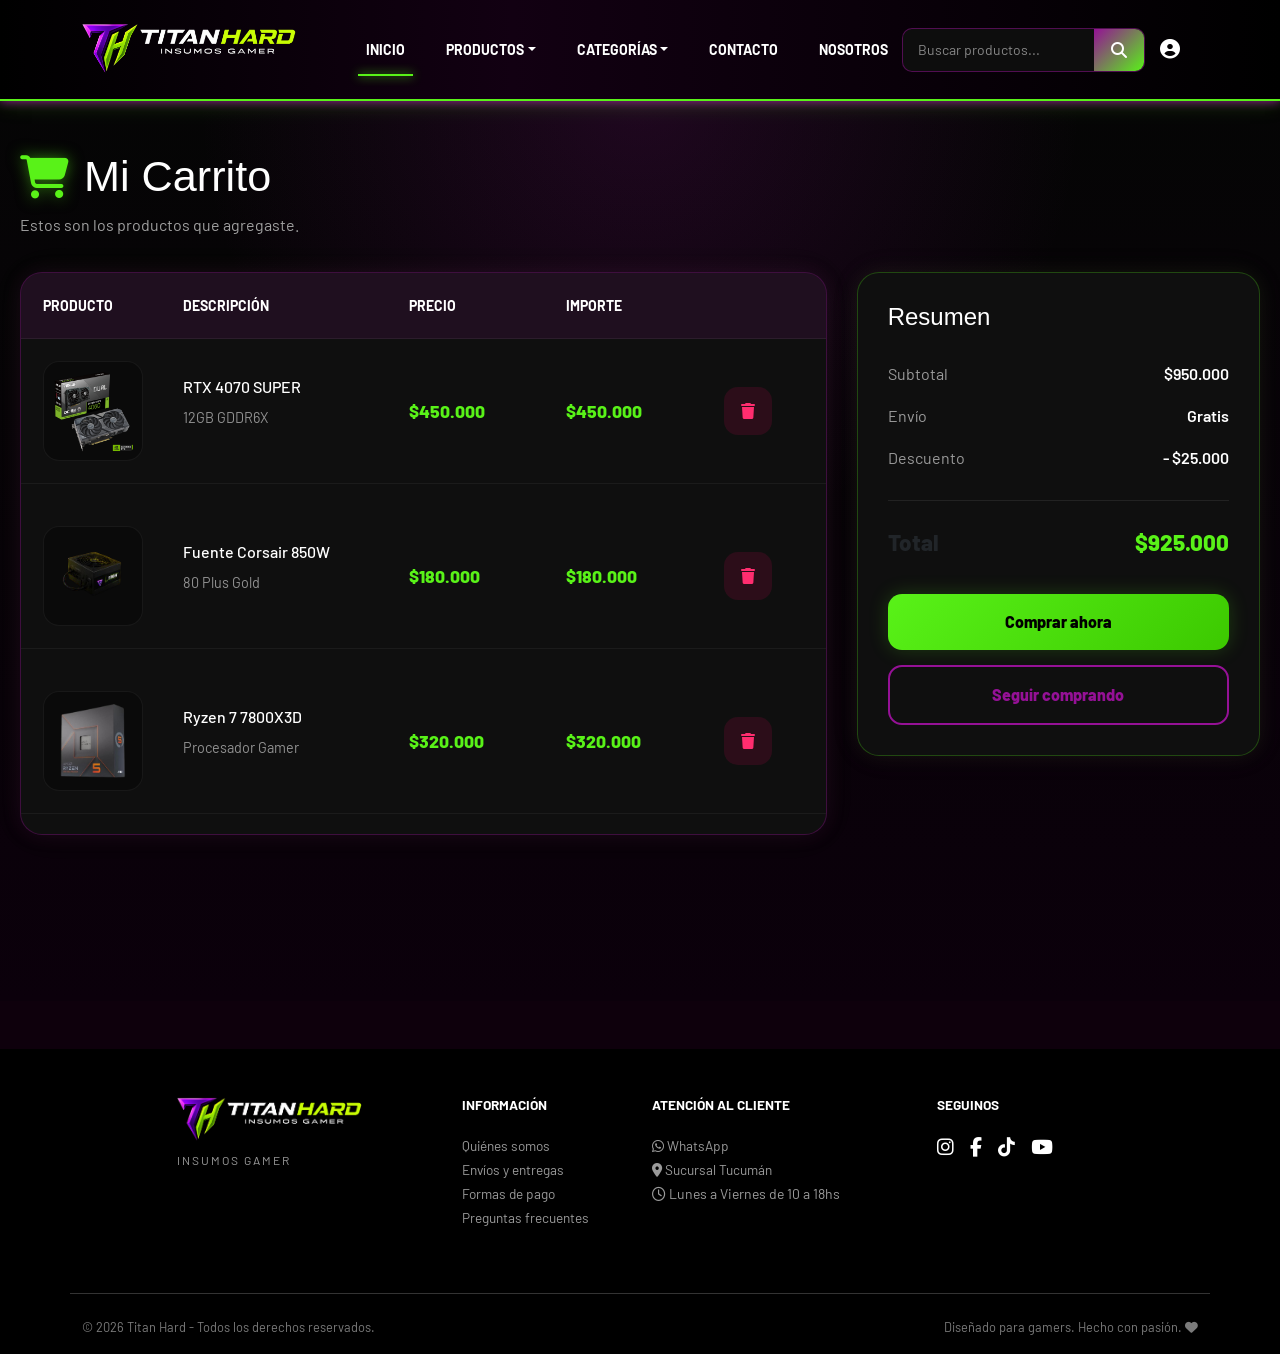
<file: pages/carrito.html>
<!doctype html>
<html lang="es-AR">

<head>
    <meta charset="UTF-8">
    <meta name="viewport" content="width=device-width, initial-scale=1.0">
    <meta name="description" content="Titan Hard">
    <meta name="author" content="Francisco Agustín Delgado">
    <title>Titan Hard - Tienda Gamer</title>
    <link href="https://cdn.jsdelivr.net/npm/bootstrap@5.3.8/dist/css/bootstrap.min.css" rel="stylesheet">
    <link rel="stylesheet" href="https://cdnjs.cloudflare.com/ajax/libs/font-awesome/6.5.0/css/all.min.css">
    <link rel="stylesheet" href="../css/style.css">
    <link rel="icon" href="../assets/img/favicon.ico.ico" type="image/x-icon">
    <link rel="preconnect" href="https://fonts.googleapis.com">
    <link rel="preconnect" href="https://fonts.gstatic.com" crossorigin>
    <link
        href="https://fonts.googleapis.com/css2?family=Barlow:ital,wght@0,100;0,200;0,300;0,400;0,500;0,600;0,700;0,800;0,900;1,100;1,200;1,300;1,400;1,500;1,600;1,700;1,800;1,900&display=swap"
        rel="stylesheet">
</head>

<body>
    <header>
        <nav class="navbar navbar-expand-lg navbarCustom">
            <div class="container">
                <a class="navbar-brand" href="../index.html">
                    <img src="../assets/img/LogoHome.png" alt="TitanHard" class="logoNavbar img-fluid">
                </a>
                <button class="navbar-toggler" type="button" data-bs-toggle="collapse" data-bs-target="#navbarContent">
                    <span class="navbar-toggler-icon"></span>
                </button>
                <div class="collapse navbar-collapse" id="navbarContent">
                    <ul class="navbar-nav navbarLinks">
                        <li class="nav-item"><a class="nav-link active" href="../index.html">INICIO</a></li>
                        <li class="nav-item dropdown">
                            <a class="nav-link dropdown-toggle" href="#" data-bs-toggle="dropdown">PRODUCTOS</a>
                            <ul class="dropdown-menu dropdownMenuCustom">
                                <li><a class="dropdown-item" href="../pages/producto_teclado.html">Teclados</a></li>
                                <li><a class="dropdown-item" href="../pages/producto_mouse.html">Mouses</a></li>
                                <li><a class="dropdown-item" href="../pages/producto_auriculares.html">Auriculares</a></li>
                                <li><a class="dropdown-item" href="../pages/error-404.html">Mousepad</a></li>
                                <li><a class="dropdown-item" href="../pages/error-404.html">Webcam</a></li>
                                <li><a class="dropdown-item" href="../pages/error-404.html">Cables</a></li>
                            </ul>
                        </li>
                        <li class="nav-item dropdown">
                            <a class="nav-link dropdown-toggle" href="error-404.html"
                                data-bs-toggle="dropdown">CATEGORÍAS</a>
                            <ul class="dropdown-menu dropdownMenuCustom">

                                <li><a class="dropdown-item" href="../pages/categorias-placas.html">Placas de
                                        Video</a></li>
                                <li><a class="dropdown-item"
                                        href="../pages/categorias-procesadores.html">Procesadores</a></li>
                            </ul>
                        </li>
                        <li class="nav-item"><a class="nav-link" href="../pages/contacto.html">CONTACTO</a></li>
                        <li class="nav-item"><a class="nav-link" href="../pages/nosotros.html">NOSOTROS</a></li>
                    </ul>
                    <div class="navbarRight">
                        <form class="searchBox">
                            <input type="text" placeholder="Buscar productos...">
                            <button type="submit"><i class="fa-solid fa-magnifying-glass"></i></button>
                        </form>
                        <div class="navbarIcons">
                            <a href="../pages/login.html">
                                <i class="fa-solid fa-circle-user"></i>
                                <a href="./carrito.html">
                                </a>
                        </div>
                    </div>
                </div>
            </div>
        </nav>
    </header>
    <main class="paginaCarrito">
  <div class="contenedorCarrito">
    <div class="encabezadoCarrito">
      <h1>
        <i class="fa-solid fa-cart-shopping"></i>
        Mi Carrito
      </h1>
      <p>
        Estos son los productos que agregaste.
      </p>
    </div>
    <div class="contenidoCarrito">
      <div class="productosCarrito">
        <div class="titulosTabla">
          <span>Producto</span>
          <span>Descripción</span>
          <span>Precio</span>
          <span>Importe</span>
          <span></span>
        </div>
        <div class="productoCarrito">
          <div class="imagenProducto">
            <img src="../assets/img/4060ti.png" alt="RTX">
          </div>
          <div class="infoProducto">
            <h3>RTX 4070 SUPER</h3>
            <p>12GB GDDR6X</p>
          </div>
          <div class="precioProducto">
            <span>$450.000</span>
          </div>
          <div class="importeProducto">
            <span>$450.000</span>
          </div>
          <button class="botonEliminar">
            <i class="fa-solid fa-trash"></i>
          </button>
        </div>
        <div class="productoCarrito">
          <div class="imagenProducto">
            <img src="../assets/img/Fuente_de_alimentacion.png" alt="Fuente">
          </div>
          <div class="infoProducto">
            <h3>Fuente Corsair 850W</h3>
            <p>80 Plus Gold</p>
          </div>
          <div class="precioProducto">
            <span>$180.000</span>
          </div>
          <div class="importeProducto">
            <span>$180.000</span>
          </div>
          <button class="botonEliminar">
            <i class="fa-solid fa-trash"></i>
          </button>
        </div>
        <div class="productoCarrito">
          <div class="imagenProducto">
            <img src="../assets/img/AMDRyzen5-7600X6C12T5.3GHz.png" alt="Ryzen">
          </div>
          <div class="infoProducto">
            <h3>Ryzen 7 7800X3D</h3>
            <p>Procesador Gamer</p>
          </div>
          <div class="precioProducto">
            <span>$320.000</span>
          </div>
          <div class="importeProducto">
            <span>$320.000</span>
          </div>
          <button class="botonEliminar">
            <i class="fa-solid fa-trash"></i>
          </button>
        </div>
      </div>
      <div class="resumenCarrito">
        <h2>Resumen</h2>
        <div class="itemResumen">
          <span>Subtotal</span>
          <span>$950.000</span>
        </div>
        <div class="itemResumen">
          <span>Envío</span>
          <span>Gratis</span>
        </div>
        <div class="itemResumen">
          <span>Descuento</span>
          <span>- $25.000</span>
        </div>
        <div class="totalResumen">
          <span>Total</span>
          <span>$925.000</span>
        </div>
        <div class="botonesResumen">
          <a href="../index.html" class="botonComprar">
            Comprar ahora
          </a>
          <a href="../index.html" class="botonVolver">
            Seguir comprando
          </a>
        </div>
      </div>
    </div>
  </div>
</main>
    <footer>
        <footer class="footerCustom mt-5 pt-5 pb-3">
            <div class="container">
                <div class="row gy-4 justify-content-center">
                    <div class="col-12 col-lg-3 text-center text-lg-start">
                        <a href="../index.html">
                            <img src="../assets/img/LogoHome.png" alt="TitanHard" class="logoFooter img-fluid mb-2" />
                        </a>
                        <p class="footerSubLogo">INSUMOS GAMER</p>
                    </div>
                    <div class="col-12 col-sm-6 col-lg-2 text-center text-lg-start">
                        <h6 class="footerTitle">INFORMACIÓN</h6>
                        <ul class="list-unstyled footerLinks">
                            <li><a href="../pages/Nosotros.html" target="_blank">Quiénes somos</a></li>
                            <li><a href="../pages/error-404.html" target="_blank">Envíos y entregas</a></li>
                            <li><a href="../pages/error-404.html" target="_blank">Formas de pago</a></li>
                            <li><a href="../pages/error-404.html" target="_blank">Preguntas frecuentes</a></li>
                        </ul>
                    </div>
                    <div class="col-12 col-sm-6 col-lg-3 text-center text-lg-start">
                        <h6 class="footerTitle">ATENCIÓN AL CLIENTE</h6>
                        <ul class="list-unstyled footerLinks footerContact">
                            <li><a href="https://web.whatsapp.com" target="_blank"><i class="fa-brands fa-whatsapp"></i> WhatsApp</a>
                            </li>
                            <li><a href="https://www.google.com/maps" target="_blank"><i
                                        class="fa-solid fa-location-dot"></i> Sucursal
                                    Tucumán</a></li>
                            <li><span class="footerSchedule"><i class="fa-regular fa-clock"></i> Lunes a Viernes de 10 a
                                    18hs</span></li>
                        </ul>
                    </div>
                    <div class="col-12 col-sm-6 col-lg-2 text-center text-lg-start">
                        <h6 class="footerTitle">SEGUINOS</h6>
                        <div class="footerSocials d-flex justify-content-center justify-content-lg-start gap-3">
                            <a href="https://www.instagram.com" target="_blank"><i
                                    class="fa-brands fa-instagram"></i></a>
                            <a href="https://www.facebook.com" target="_blank"><i
                                    class="fa-brands fa-facebook-f"></i></a>
                            <a href="https://www.tiktok.com" target="_blank"><i class="fa-brands fa-tiktok"></i></a>
                            <a href="https://www.youtube.com" target="_blank"><i class="fa-brands fa-youtube"></i></a>
                        </div>
                    </div>
                </div>
                <div class="row mt-5 pt-4 footerBottom">
                    <div class="col-12 col-md-6 text-center text-md-start">
                        <p>© 2026 Titan Hard - Todos los derechos reservados.</p>
                    </div>
                    <div class="col-12 col-md-6 text-center text-md-end">
                        <p>Diseñado para gamers. Hecho con pasión. <i class="fa-solid fa-heart"></i></p>
                    </div>
                </div>
            </div>
        </footer>
</file>
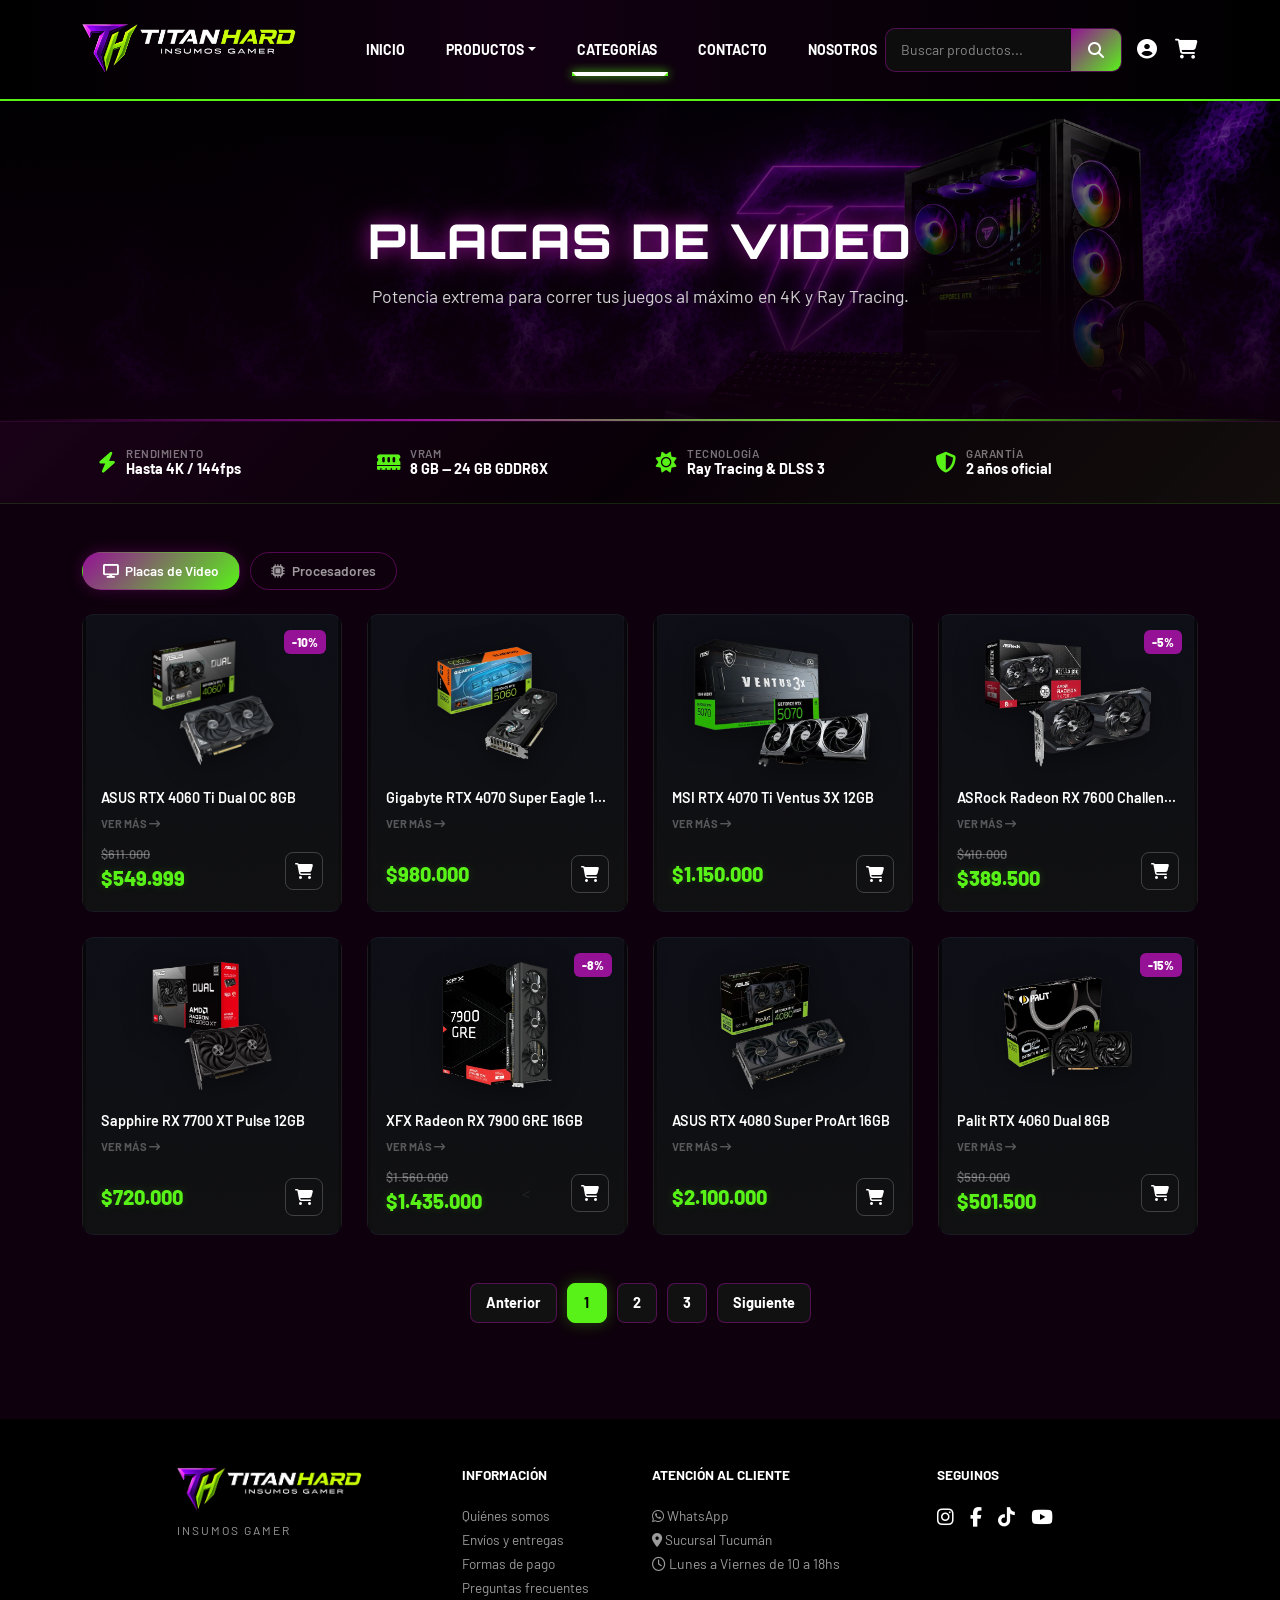
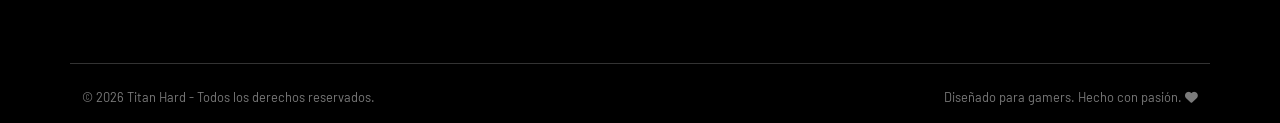
<file: pages/categorias-placas.html>
<!doctype html>
<html lang="es-AR">
  <head>
    <meta charset="UTF-8" />
    <meta name="viewport" content="width=device-width, initial-scale=1.0" />
    <meta
      name="description"
      content="Titan Hard - Placas de Video gamer: RTX, RX y más al mejor precio."
    />
    <meta
      name="author"
      content="Francisco Agustín Delgado"
    />
    <title>Titan Hard - Placas de Video</title>
    <link
      href="https://cdn.jsdelivr.net/npm/bootstrap@5.3.8/dist/css/bootstrap.min.css"
      rel="stylesheet"
    />
    <link
      rel="stylesheet"
      href="https://cdnjs.cloudflare.com/ajax/libs/font-awesome/6.5.0/css/all.min.css"
    />
    <link rel="preconnect" href="https://fonts.googleapis.com" />
    <link rel="preconnect" href="https://fonts.gstatic.com" crossorigin />
    <link
      href="https://fonts.googleapis.com/css2?family=Barlow:ital,wght@0,400;0,600;0,700;0,800;0,900&family=Orbitron:wght@400;500;600;700;900&display=swap"
      rel="stylesheet"
    />
    <link rel="stylesheet" href="../css/style.css" />
    <link rel="stylesheet" href="../css/categorias.css" />
    <link rel="icon" href="../assets/img/favicon.ico.ico" type="image/x-icon" />
  </head>
  <body>
    <header>
      <nav class="navbar navbar-expand-lg navbarCustom">
        <div class="container">
          <a class="navbar-brand" href="../index.html">
            <img
              src="../assets/img/LogoHome.png"
              alt="TitanHard"
              class="logoNavbar img-fluid"
            />
          </a>
          <button
            class="navbar-toggler"
            type="button"
            data-bs-toggle="collapse"
            data-bs-target="#navbarContent"
            aria-controls="navbarContent"
            aria-expanded="false"
            aria-label="Toggle navigation"
          >
            <span class="navbar-toggler-icon"></span>
          </button>
          <div class="collapse navbar-collapse" id="navbarContent">
            <ul class="navbar-nav navbarLinks">
              <li class="nav-item">
                <a class="nav-link" href="../index.html">INICIO</a>
              </li>
              <li class="nav-item dropdown">
                <a
                  class="nav-link dropdown-toggle"
                  href="#"
                  data-bs-toggle="dropdown"
                  >PRODUCTOS</a
                >
                <ul class="dropdown-menu dropdownMenuCustom">
                  <li>
                    <a
                      class="dropdown-item"
                      href="./producto_teclado.html"
                      >Teclados</a
                    >
                  </li>
                  <li>
                    <a class="dropdown-item" href="./producto_mouse.html"
                      >Mouses</a
                    >
                  </li>
                  <li>
                    <a
                      class="dropdown-item"
                      href="./producto_auriculares.html"
                      >Auriculares</a
                    >
                  </li>
                  <li>
                    <a class="dropdown-item" href="./error-404.html"
                      >Mousepads</a
                    >
                  </li>
                  <li>
                    <a class="dropdown-item" href="./error-404.html"
                      >Webcams</a
                    >
                  </li>
                  <li>
                    <a class="dropdown-item" href="./error-404.html"
                      >Cables</a
                    >
                  </li>
                </ul>
              </li>
              <li class="nav-item dropdown">
                <a
                  class="nav-link dropdown-toggle active"
                  href="#"
                  data-bs-toggle="dropdown"
                  >CATEGORÍAS</a
                >
                <ul class="dropdown-menu dropdownMenuCustom">
                  <li>
                    <a class="dropdown-item" href="./categorias-placas.html"
                      >Placas de Video</a
                    >
                  </li>
                  <li>
                    <a
                      class="dropdown-item"
                      href="./categorias-procesadores.html"
                      >Procesadores</a
                    >
                  </li>
                </ul>
              </li>
              <li class="nav-item">
                <a class="nav-link" href="./contacto.html">CONTACTO</a>
              </li>
              <li class="nav-item">
                <a class="nav-link" href="./nosotros.html">NOSOTROS</a>
              </li>
            </ul>
            <div class="navbarRight">
              <form class="searchBox" onsubmit="return false;">
                <input type="text" placeholder="Buscar productos..." />
                <button type="submit">
                  <i class="fa-solid fa-magnifying-glass"></i>
                </button>
              </form>
              <div class="navbarIcons">
                <a href="./login.html"
                  ><i class="fa-solid fa-circle-user"></i
                ></a>
                <a href="./carrito.html"
                  ><i class="fa-solid fa-cart-shopping"></i
                ></a>
              </div>
            </div>
          </div>
        </div>
      </nav>
    </header>
    <main>
      <section
        class="categoryHero"
        style="
          background-image: url(&quot;../assets/img/bannerPrincipal.png&quot;);
        "
      >
        <div class="categoryHeroOverlay"></div>
        <div class="container position-relative z-2 text-center">
          <h1 class="categoryHeroTitle">PLACAS DE VIDEO</h1>
          <p class="categoryHeroDesc">
            Potencia extrema para correr tus juegos al máximo en 4K y Ray
            Tracing.
          </p>
        </div>
      </section>
      <div class="categorySpecsBanner">
        <div class="container">
          <div class="row g-0 justify-content-center">
            <div class="col-6 col-md-3">
              <div class="categorySpecItem">
                <i class="fa-solid fa-bolt"></i>
                <div>
                  <div class="specLabel">Rendimiento</div>
                  <div class="specValue">Hasta 4K / 144fps</div>
                </div>
              </div>
            </div>
            <div class="col-6 col-md-3">
              <div class="categorySpecItem">
                <i class="fa-solid fa-memory"></i>
                <div>
                  <div class="specLabel">VRAM</div>
                  <div class="specValue">8 GB — 24 GB GDDR6X</div>
                </div>
              </div>
            </div>
            <div class="col-6 col-md-3">
              <div class="categorySpecItem">
                <i class="fa-solid fa-sun"></i>
                <div>
                  <div class="specLabel">Tecnología</div>
                  <div class="specValue">Ray Tracing &amp; DLSS 3</div>
                </div>
              </div>
            </div>
            <div class="col-6 col-md-3">
              <div class="categorySpecItem">
                <i class="fa-solid fa-shield-halved"></i>
                <div>
                  <div class="specLabel">Garantía</div>
                  <div class="specValue">2 años oficial</div>
                </div>
              </div>
            </div>
          </div>
        </div>
      </div>
      <section class="categorySection py-5">
        <div class="container">
          <div class="categoryTabs mb-4">
            <a class="categoryTab active" href="./categorias-placas.html">
              <i class="fa-solid fa-display me-1"></i> Placas de Video
            </a>
            <a class="categoryTab" href="./categorias-procesadores.html">
              <i class="fa-solid fa-microchip me-1"></i> Procesadores
            </a>
          </div>
          <div class="categoryGrid">
            <div
              class="productCard"
              style="
                background-image: url(&quot;../assets/img/card-fondo.png&quot;);
              "
            >
              <span class="discountBadge">-10%</span>
              <div class="cardImgWrapper">
                <img
                  src="../assets/img/4060TiDualOC8GB.png"
                  alt="RTX 4060 Ti"
                  class="img-fluid"
                />
              </div>
              <h5 class="productTitle">ASUS RTX 4060 Ti Dual OC 8GB</h5>
              <a href="#" class="verMasText"
                >VER MÁS <i class="fa-solid fa-arrow-right-long"></i
              ></a>
              <div class="productFooter">
                <div>
                  <span class="productPriceOld">$611.000</span>
                  <span class="productPrice">$549.999</span>
                </div>
                <button
                  class="cartBtn"
                  title="Agregar al carrito"
                  data-bs-toggle="modal"
                  data-bs-target="#modalConfirmacion"
                >
                  <i class="fa-solid fa-cart-shopping"></i>
                </button>
              </div>
            </div>
            <div
              class="productCard"
              style="
                background-image: url(&quot;../assets/img/card-fondo.png&quot;);
              "
            >
              <div class="cardImgWrapper">
                <img
                  src="../assets/img/rtx_5060_eagle.png"
                  alt="RTX 4070 Super"
                  class="img-fluid"
                />
              </div>
              <h5 class="productTitle">Gigabyte RTX 4070 Super Eagle 12GB</h5>
              <a href="#" class="verMasText"
                >VER MÁS <i class="fa-solid fa-arrow-right-long"></i
              ></a>
              <div class="productFooter">
                <span class="productPrice">$980.000</span>
                <button
                  class="cartBtn"
                  title="Agregar al carrito"
                  data-bs-toggle="modal"
                  data-bs-target="#modalConfirmacion"
                >
                  <i class="fa-solid fa-cart-shopping"></i>
                </button>
              </div>
            </div>
            <div
              class="productCard"
              style="
                background-image: url(&quot;../assets/img/card-fondo.png&quot;);
              "
            >
              <div class="cardImgWrapper">
                <img
                  src="../assets/img/MSIRTX4070TiVentus3X12GB.png"
                  alt="RTX 4070 Ti"
                  class="img-fluid"
                />
              </div>
              <h5 class="productTitle">MSI RTX 4070 Ti Ventus 3X 12GB</h5>
              <a href="#" class="verMasText"
                >VER MÁS <i class="fa-solid fa-arrow-right-long"></i
              ></a>
              <div class="productFooter">
                <span class="productPrice">$1.150.000</span>
                <button
                  class="cartBtn"
                  title="Agregar al carrito"
                  data-bs-toggle="modal"
                  data-bs-target="#modalConfirmacion"
                >
                  <i class="fa-solid fa-cart-shopping"></i>
                </button>
              </div>
            </div>
            <div
              class="productCard"
              style="
                background-image: url(&quot;../assets/img/card-fondo.png&quot;);
              "
            >
              <span class="discountBadge">-5%</span>
              <div class="cardImgWrapper">
                <img
                  src="../assets/img/ASRockRadeonRX7600Challenger8GB.png"
                  alt="RX 7600"
                  class="img-fluid"
                />
              </div>
              <h5 class="productTitle">ASRock Radeon RX 7600 Challenger 8GB</h5>
              <a href="#" class="verMasText"
                >VER MÁS <i class="fa-solid fa-arrow-right-long"></i
              ></a>
              <div class="productFooter">
                <div>
                  <span class="productPriceOld">$410.000</span>
                  <span class="productPrice">$389.500</span>
                </div>
                <button
                  class="cartBtn"
                  title="Agregar al carrito"
                  data-bs-toggle="modal"
                  data-bs-target="#modalConfirmacion"
                >
                  <i class="fa-solid fa-cart-shopping"></i>
                </button>
              </div>
            </div>
            <div
              class="productCard"
              style="
                background-image: url(&quot;../assets/img/card-fondo.png&quot;);
              "
            >
              <div class="cardImgWrapper">
                <img
                  src="../assets/img/SapphireRX7700XTPulse12GB.png"
                  alt="RX 7700 XT"
                  class="img-fluid"
                />
              </div>
              <h5 class="productTitle">Sapphire RX 7700 XT Pulse 12GB</h5>
              <a href="#" class="verMasText"
                >VER MÁS <i class="fa-solid fa-arrow-right-long"></i
              ></a>
              <div class="productFooter">
                <span class="productPrice">$720.000</span>
                <button
                  class="cartBtn"
                  title="Agregar al carrito"
                  data-bs-toggle="modal"
                  data-bs-target="#modalConfirmacion"
                >
                  <i class="fa-solid fa-cart-shopping"></i>
                </button>
              </div>
            </div>
            <div
              class="productCard"
              style="
                background-image: url(&quot;../assets/img/card-fondo.png&quot;);
              "
            >
              <span class="discountBadge">-8%</span>
              <div class="cardImgWrapper">
                <img
                  src="../assets/img/XFXRadeonRX7900GRE16GB.png"
                  alt="RX 7900 GRE"
                  class="img-fluid"
                />
              </div>
              <h5 class="productTitle">XFX Radeon RX 7900 GRE 16GB</h5>
              <a href="#" class="verMasText"
                >VER MÁS <i class="fa-solid fa-arrow-right-long"></i
              ></a>
              <div class="productFooter">
                <div>
                  <span class="productPriceOld">$1.560.000</span>
                  <span class="productPrice">$1.435.000</span>
                </div>
                <<button
                  class="cartBtn"
                  title="Agregar al carrito"
                  data-bs-toggle="modal"
                  data-bs-target="#modalConfirmacion"
                >
                  <i class="fa-solid fa-cart-shopping"></i>
                </button>
              </div>
            </div>
            <div
              class="productCard"
              style="
                background-image: url(&quot;../assets/img/card-fondo.png&quot;);
              "
            >
              <div class="cardImgWrapper">
                <img
                  src="../assets/img/ASUSRTX4080SuperProArt16GB.png"
                  alt="RTX 4080 Super"
                  class="img-fluid"
                />
              </div>
              <h5 class="productTitle">ASUS RTX 4080 Super ProArt 16GB</h5>
              <a href="#" class="verMasText"
                >VER MÁS <i class="fa-solid fa-arrow-right-long"></i
              ></a>
              <div class="productFooter">
                <span class="productPrice">$2.100.000</span>
                <button
                  class="cartBtn"
                  title="Agregar al carrito"
                  data-bs-toggle="modal"
                  data-bs-target="#modalConfirmacion"
                >
                  <i class="fa-solid fa-cart-shopping"></i>
                </button>
              </div>
            </div>
            <div
              class="productCard"
              style="
                background-image: url(&quot;../assets/img/card-fondo.png&quot;);
              "
            >
              <span class="discountBadge">-15%</span>
              <div class="cardImgWrapper">
                <img
                  src="../assets/img/PalitRTX4060Dual8GB.png"
                  alt="RTX 4060"
                  class="img-fluid"
                />
              </div>
              <h5 class="productTitle">Palit RTX 4060 Dual 8GB</h5>
              <a href="#" class="verMasText"
                >VER MÁS <i class="fa-solid fa-arrow-right-long"></i
              ></a>
              <div class="productFooter">
                <div>
                  <span class="productPriceOld">$590.000</span>
                  <span class="productPrice">$501.500</span>
                </div>
                <button
                  class="cartBtn"
                  title="Agregar al carrito"
                  data-bs-toggle="modal"
                  data-bs-target="#modalConfirmacion"
                >
                  <i class="fa-solid fa-cart-shopping"></i>
                </button>
              </div>
            </div>
          </div>
          <div class="paginationContainer mt-5">
            <ul class="paginationCustom">
              <li><a href="../index.html" class="pageBtn">Anterior</a></li>
              <li><a href="#" class="pageBtn active">1</a></li>
              <li><a href="./categorias-procesadores.html" class="pageBtn">2</a></li>
              <li><a href="./categorias-procesadores.html" class="pageBtn">3</a></li>
              <li><a href="./categorias-procesadores.html" class="pageBtn">Siguiente</a></li>
            </ul>
          </div>
        </div>
      </section>
    </main>
    <footer class="footerCustom mt-5 pt-5 pb-3">
      <div class="container">
        <div class="row gy-4 justify-content-center">
          <div class="col-12 col-lg-3 text-center text-lg-start">
            <a href="../index.html">
              <img
                src="../assets/img/LogoHome.png"
                alt="TitanHard"
                class="logoFooter img-fluid mb-2"
              />
            </a>
            <p class="footerSubLogo">INSUMOS GAMER</p>
          </div>
          <div class="col-12 col-sm-6 col-lg-2 text-center text-lg-start">
            <h6 class="footerTitle">INFORMACIÓN</h6>
            <ul class="list-unstyled footerLinks">
              <li>
                <a href="./Nosotros.html" target="_blank"
                  >Quiénes somos</a
                >
              </li>
              <li>
                <a href="./error-404.html" target="_blank"
                  >Envíos y entregas</a
                >
              </li>
              <li>
                <a href="./error-404.html" target="_blank"
                  >Formas de pago</a
                >
              </li>
              <li>
                <a href="./error-404.html" target="_blank"
                  >Preguntas frecuentes</a
                >
              </li>
            </ul>
          </div>
          <div class="col-12 col-sm-6 col-lg-3 text-center text-lg-start">
            <h6 class="footerTitle">ATENCIÓN AL CLIENTE</h6>
            <ul class="list-unstyled footerLinks footerContact">
              <li>
                <a href="https://web.whatsapp.com"
                  ><i class="fa-brands fa-whatsapp"></i> WhatsApp</a
                >
              </li>
              <li>
                <a href="https://www.google.com/maps" target="_blank"
                  ><i class="fa-solid fa-location-dot"></i> Sucursal Tucumán</a
                >
              </li>
              <li>
                <span class="footerSchedule"
                  ><i class="fa-regular fa-clock"></i> Lunes a Viernes de 10 a
                  18hs</span
                >
              </li>
            </ul>
          </div>
          <div class="col-12 col-sm-6 col-lg-2 text-center text-lg-start">
            <h6 class="footerTitle">SEGUINOS</h6>
            <div
              class="footerSocials d-flex justify-content-center justify-content-lg-start gap-3"
            >
              <a href="https://www.instagram.com" target="_blank"
                ><i class="fa-brands fa-instagram"></i
              ></a>
              <a href="https://www.facebook.com" target="_blank"
                ><i class="fa-brands fa-facebook-f"></i
              ></a>
              <a href="https://www.tiktok.com" target="_blank"
                ><i class="fa-brands fa-tiktok"></i
              ></a>
              <a href="https://www.youtube.com" target="_blank"
                ><i class="fa-brands fa-youtube"></i
              ></a>
            </div>
          </div>
        </div>
        <div class="row mt-5 pt-4 footerBottom">
          <div class="col-12 col-md-6 text-center text-md-start">
            <p>© 2026 Titan Hard - Todos los derechos reservados.</p>
          </div>
          <div class="col-12 col-md-6 text-center text-md-end">
            <p>
              Diseñado para gamers. Hecho con pasión.
              <i class="fa-solid fa-heart"></i>
            </p>
          </div>
        </div>
      </div>
    </footer>
    <div
      class="modal fade"
      id="modalConfirmacion"
      tabindex="-1"
      aria-hidden="true"
    >
      <div class="modal-dialog modal-dialog-centered">
        <div
          class="modal-content"
          style="
            background-color: #121212;
            color: #fff;
            border: 1px solid #6c5ce7;
          "
        >
          <div class="modal-header border-0">
            <h5 class="modal-title">¡Carrito actualizado!</h5>
            <button
              type="button"
              class="btn-close btn-close-white"
              data-bs-dismiss="modal"
              aria-label="Close"
            ></button>
          </div>
          <div class="modal-body">Su producto ha sido enviado al carrito.</div>
        </div>
      </div>
    </div>
    <div id="modalCarrito" class="modalCarrito">
      <div class="carritoContenido">
        <a href="#" class="cerrarModal">
          <i class="fa-solid fa-xmark"></i>
        </a>
        <h2>Tu carrito</h2>
        <div class="productoCarrito">
          <img src="../assets/img/4060ti.png" alt="placa4060" />
          <div class="infoProducto">
            <h3>Dual GeForce RTX 4060 8GB GDDR6</h3>
            <p>Cantidad: 1</p>
            <span>$1.120.000</span>
          </div>
        </div>
        <div class="productoCarrito">
          <img src="../assets/img/hyperX.png" alt="Mouse" />
          <div class="infoProducto">
            <h3>Mouse Gamer</h3>
            <p>Cantidad: 2</p>
            <span>$169.000</span>
          </div>
        </div>
        <div class="totalCarrito">
          <h3>Total</h3>
          <span>$1.289.000</span>
        </div>
        <button class="btnComprar">Finalizar compra</button>
      </div>
    </div>
    <script src="https://cdn.jsdelivr.net/npm/bootstrap@5.3.8/dist/js/bootstrap.bundle.min.js"></script>
  </body>
</html>
</file>
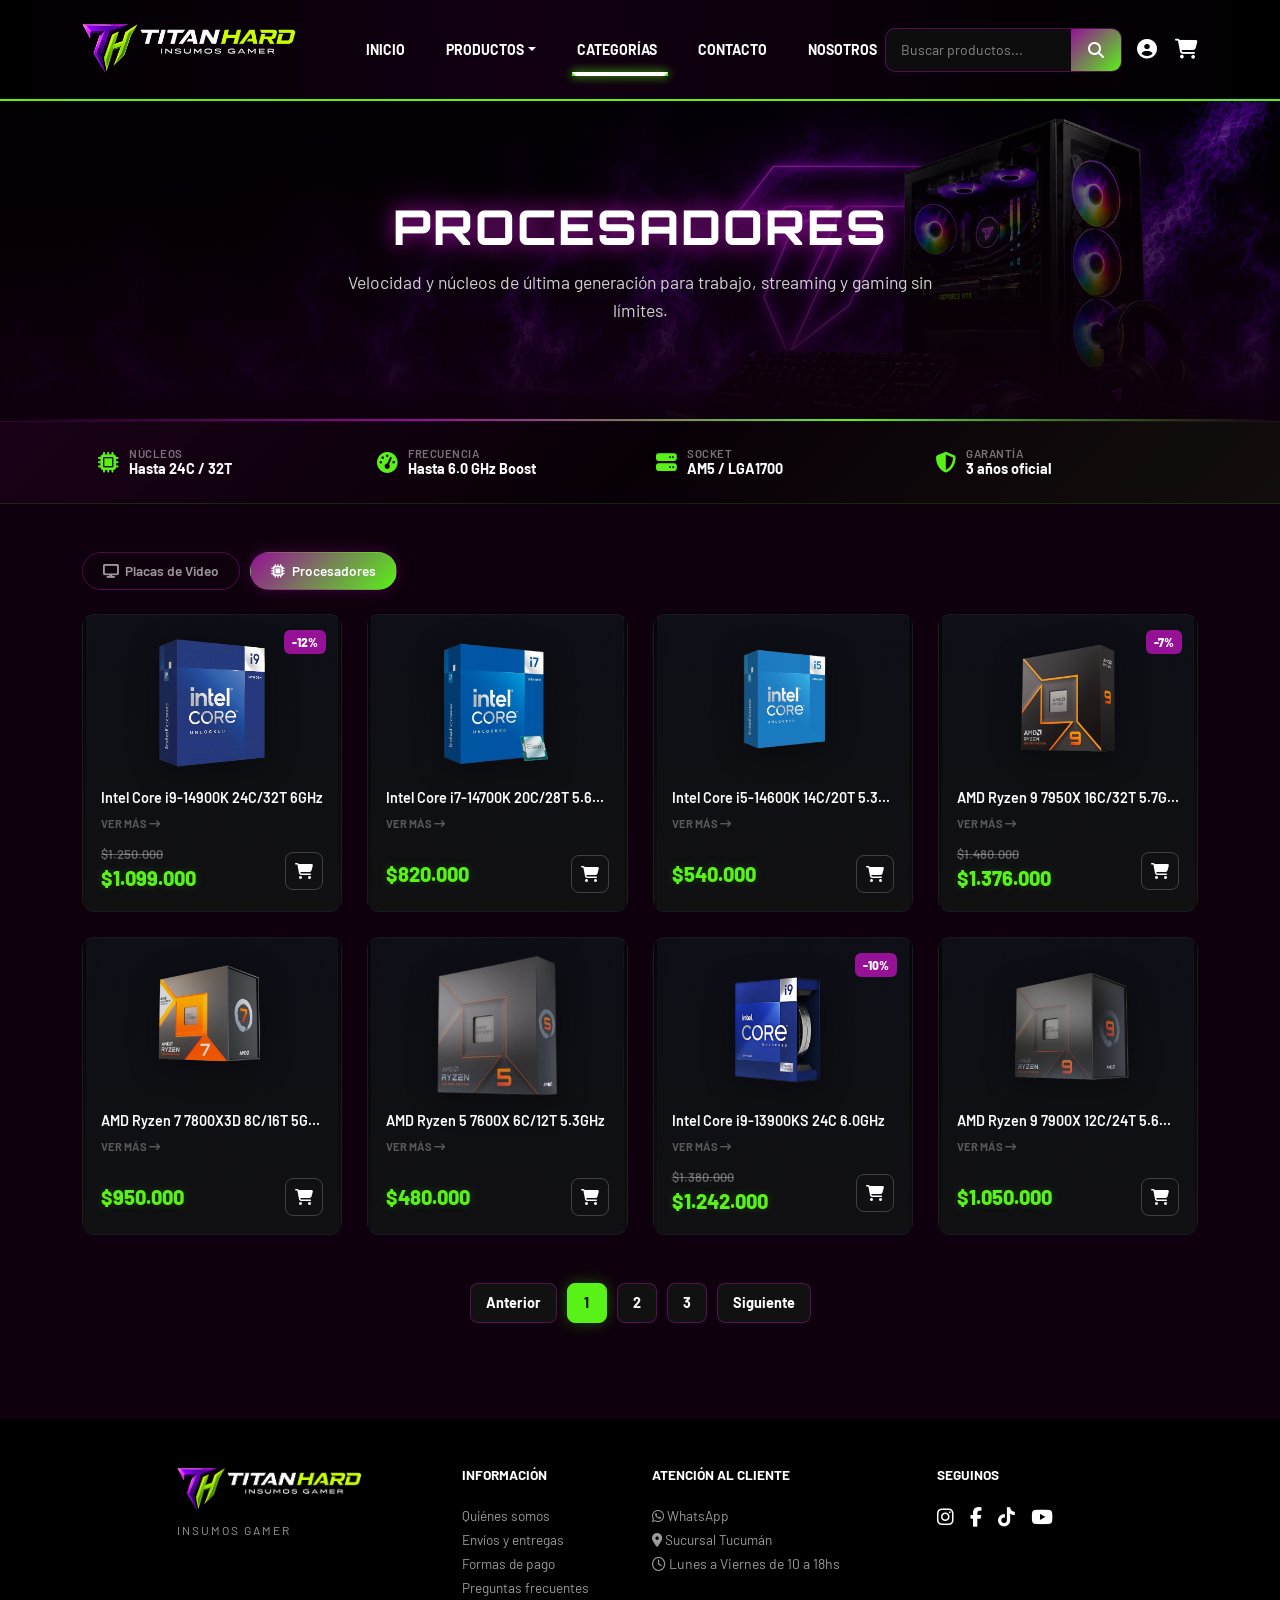
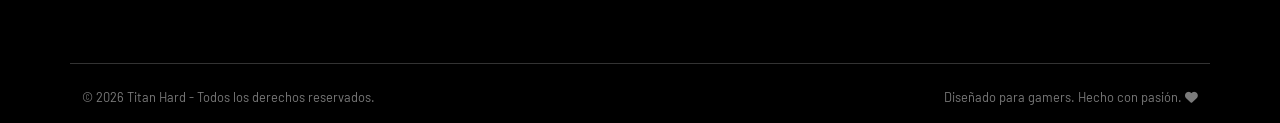
<file: pages/categorias-procesadores.html>
<!doctype html>
<html lang="es-AR">
  <head>
    <meta charset="UTF-8" />
    <meta name="viewport" content="width=device-width, initial-scale=1.0" />
    <meta
      name="description"
      content="Titan Hard - Procesadores Intel y AMD de última generación para gaming y trabajo."
    />
    <meta
      name="author"
      content="Francisco Agustín Delgado"
    />
    <title>Titan Hard - Procesadores</title>
    <link
      href="https://cdn.jsdelivr.net/npm/bootstrap@5.3.8/dist/css/bootstrap.min.css"
      rel="stylesheet"
    />
    <link
      rel="stylesheet"
      href="https://cdnjs.cloudflare.com/ajax/libs/font-awesome/6.5.0/css/all.min.css"
    />
    <link rel="preconnect" href="https://fonts.googleapis.com" />
    <link rel="preconnect" href="https://fonts.gstatic.com" crossorigin />
    <link
      href="https://fonts.googleapis.com/css2?family=Barlow:ital,wght@0,400;0,600;0,700;0,800;0,900&family=Orbitron:wght@400;500;600;700;900&display=swap"
      rel="stylesheet"
    />
    <link rel="stylesheet" href="../css/style.css" />
    <link rel="stylesheet" href="../css/categorias.css" />
    <link rel="icon" href="../assets/img/favicon.ico.ico" type="image/x-icon" />
  </head>
  <body>
    <header>
      <nav class="navbar navbar-expand-lg navbarCustom">
        <div class="container">
          <a class="navbar-brand" href="../index.html">
            <img
              src="../assets/img/LogoHome.png"
              alt="TitanHard"
              class="logoNavbar img-fluid"
            />
          </a>
          <button
            class="navbar-toggler"
            type="button"
            data-bs-toggle="collapse"
            data-bs-target="#navbarContent"
            aria-controls="navbarContent"
            aria-expanded="false"
            aria-label="Toggle navigation"
          >
            <span class="navbar-toggler-icon"></span>
          </button>
          <div class="collapse navbar-collapse" id="navbarContent">
            <ul class="navbar-nav navbarLinks">
              <li class="nav-item">
                <a class="nav-link" href="../index.html">INICIO</a>
              </li>
              <li class="nav-item dropdown">
                <a
                  class="nav-link dropdown-toggle"
                  href="#"
                  data-bs-toggle="dropdown"
                  >PRODUCTOS</a
                >
                <ul class="dropdown-menu dropdownMenuCustom">
                  <li>
                    <a class="dropdown-item" href="./producto-teclado.html"
                      >Teclados</a
                    >
                  </li>
                  <li>
                    <a class="dropdown-item" href="./producto_mouse.html"
                      >Mouses</a
                    >
                  </li>
                  <li>
                    <a class="dropdown-item" href="./producto-auriculares.html"
                      >Auriculares</a
                    >
                  </li>
                  <li>
                    <a class="dropdown-item" href="./error-404.html"
                      >Mousepads</a
                    >
                  </li>
                  <li>
                    <a class="dropdown-item" href="./error-404.html">Webcams</a>
                  </li>
                  <li>
                    <a class="dropdown-item" href="./error-404.html">Cables</a>
                  </li>
                </ul>
              </li>
              <li class="nav-item dropdown">
                <a
                  class="nav-link dropdown-toggle active"
                  href="#"
                  data-bs-toggle="dropdown"
                  >CATEGORÍAS</a
                >
                <ul class="dropdown-menu dropdownMenuCustom">
                  <li>
                    <a class="dropdown-item" href="./categorias-placas.html"
                      >Placas de Video</a
                    >
                  </li>
                  <li>
                    <a
                      class="dropdown-item"
                      href="./categorias-procesadores.html"
                      >Procesadores</a
                    >
                  </li>
                </ul>
              </li>
              <li class="nav-item">
                <a class="nav-link" href="./contacto.html">CONTACTO</a>
              </li>
              <li class="nav-item">
                <a class="nav-link" href="./nosotros.html">NOSOTROS</a>
              </li>
            </ul>
            <div class="navbarRight">
              <form class="searchBox" onsubmit="return false;">
                <input type="text" placeholder="Buscar productos..." />
                <button type="submit">
                  <i class="fa-solid fa-magnifying-glass"></i>
                </button>
              </form>
              <div class="navbarIcons">
                <a href="./login.html"
                  ><i class="fa-solid fa-circle-user"></i
                ></a>
                <a href="./carrito.html"
                  ><i class="fa-solid fa-cart-shopping"></i
                ></a>
              </div>
            </div>
          </div>
        </div>
      </nav>
    </header>
    <main>
      <section
        class="categoryHero"
        style="
          background-image: url(&quot;../assets/img/bannerPrincipal.png&quot;);
        "
      >
        <div class="categoryHeroOverlay"></div>
        <div class="container position-relative z-2 text-center">
          <h1 class="categoryHeroTitle">PROCESADORES</h1>
          <p class="categoryHeroDesc">
            Velocidad y núcleos de última generación para trabajo, streaming y
            gaming sin límites.
          </p>
        </div>
      </section>
      <div class="categorySpecsBanner">
        <div class="container">
          <div class="row g-0 justify-content-center">
            <div class="col-6 col-md-3">
              <div class="categorySpecItem">
                <i class="fa-solid fa-microchip"></i>
                <div>
                  <div class="specLabel">Núcleos</div>
                  <div class="specValue">Hasta 24C / 32T</div>
                </div>
              </div>
            </div>
            <div class="col-6 col-md-3">
              <div class="categorySpecItem">
                <i class="fa-solid fa-gauge-high"></i>
                <div>
                  <div class="specLabel">Frecuencia</div>
                  <div class="specValue">Hasta 6.0 GHz Boost</div>
                </div>
              </div>
            </div>
            <div class="col-6 col-md-3">
              <div class="categorySpecItem">
                <i class="fa-solid fa-server"></i>
                <div>
                  <div class="specLabel">Socket</div>
                  <div class="specValue">AM5 / LGA1700</div>
                </div>
              </div>
            </div>
            <div class="col-6 col-md-3">
              <div class="categorySpecItem">
                <i class="fa-solid fa-shield-halved"></i>
                <div>
                  <div class="specLabel">Garantía</div>
                  <div class="specValue">3 años oficial</div>
                </div>
              </div>
            </div>
          </div>
        </div>
      </div>
      <section class="categorySection py-5">
        <div class="container">
          <div class="categoryTabs mb-4">
            <a class="categoryTab" href="./categorias-placas.html">
              <i class="fa-solid fa-display me-1"></i> Placas de Video
            </a>
            <a class="categoryTab active" href="./categorias-procesadores.html">
              <i class="fa-solid fa-microchip me-1"></i> Procesadores
            </a>
          </div>
          <div class="categoryGrid">
            <div
              class="productCard"
              style="
                background-image: url(&quot;../assets/img/card-fondo.png&quot;);
              "
            >
              <span class="discountBadge">-12%</span>
              <div class="cardImgWrapper">
                <img
                  src="../assets/img/IntelCorei9-14900K24C32T6GHz.png"
                  alt="Core i9 14900K"
                  class="img-fluid"
                />
              </div>
              <h5 class="productTitle">Intel Core i9-14900K 24C/32T 6GHz</h5>
              <a href="#" class="verMasText"
                >VER MÁS <i class="fa-solid fa-arrow-right-long"></i
              ></a>
              <div class="productFooter">
                <div>
                  <span class="productPriceOld">$1.250.000</span>
                  <span class="productPrice">$1.099.000</span>
                </div>
                <button
                  class="cartBtn"
                  title="Agregar al carrito"
                  data-bs-toggle="modal"
                  data-bs-target="#modalConfirmacion"
                >
                  <i class="fa-solid fa-cart-shopping"></i>
                </button>
              </div>
            </div>
            <div
              class="productCard"
              style="
                background-image: url(&quot;../assets/img/card-fondo.png&quot;);
              "
            >
              <div class="cardImgWrapper">
                <img
                  src="../assets/img/IntelCorei7-14700K20C28T5.6GHz.png"
                  alt="Core i7 14700K"
                  class="img-fluid"
                />
              </div>
              <h5 class="productTitle">Intel Core i7-14700K 20C/28T 5.6GHz</h5>
              <a href="#" class="verMasText"
                >VER MÁS <i class="fa-solid fa-arrow-right-long"></i
              ></a>
              <div class="productFooter">
                <span class="productPrice">$820.000</span>
                <button
                  class="cartBtn"
                  title="Agregar al carrito"
                  data-bs-toggle="modal"
                  data-bs-target="#modalConfirmacion"
                >
                  <i class="fa-solid fa-cart-shopping"></i>
                </button>
              </div>
            </div>
            <div
              class="productCard"
              style="
                background-image: url(&quot;../assets/img/card-fondo.png&quot;);
              "
            >
              <div class="cardImgWrapper">
                <img
                  src="../assets/img/IntelCorei5-14600K14C20T5.3GHz.png"
                  alt="Core i5 14600K"
                  class="img-fluid"
                />
              </div>
              <h5 class="productTitle">Intel Core i5-14600K 14C/20T 5.3GHz</h5>
              <a href="#" class="verMasText"
                >VER MÁS <i class="fa-solid fa-arrow-right-long"></i
              ></a>
              <div class="productFooter">
                <span class="productPrice">$540.000</span>
                <button
                  class="cartBtn"
                  title="Agregar al carrito"
                  data-bs-toggle="modal"
                  data-bs-target="#modalConfirmacion"
                >
                  <i class="fa-solid fa-cart-shopping"></i>
                </button>
              </div>
            </div>
            <div
              class="productCard"
              style="
                background-image: url(&quot;../assets/img/card-fondo.png&quot;);
              "
            >
              <span class="discountBadge">-7%</span>
              <div class="cardImgWrapper">
                <img
                  src="../assets/img/AMDRyzen9-7950X16C32T5.7GHz.png"
                  alt="Ryzen 9 7950X"
                  class="img-fluid"
                />
              </div>
              <h5 class="productTitle">AMD Ryzen 9 7950X 16C/32T 5.7GHz</h5>
              <a href="#" class="verMasText"
                >VER MÁS <i class="fa-solid fa-arrow-right-long"></i
              ></a>
              <div class="productFooter">
                <div>
                  <span class="productPriceOld">$1.480.000</span>
                  <span class="productPrice">$1.376.000</span>
                </div>
                <button
                  class="cartBtn"
                  title="Agregar al carrito"
                  data-bs-toggle="modal"
                  data-bs-target="#modalConfirmacion"
                >
                  <i class="fa-solid fa-cart-shopping"></i>
                </button>
              </div>
            </div>
            <div
              class="productCard"
              style="
                background-image: url(&quot;../assets/img/card-fondo.png&quot;);
              "
            >
              <div class="cardImgWrapper">
                <img
                  src="../assets/img/AMDRyzen7-7800X3D8C16T5GHz.png"
                  alt="Ryzen 7 7800X3D"
                  class="img-fluid"
                />
              </div>
              <h5 class="productTitle">AMD Ryzen 7 7800X3D 8C/16T 5GHz</h5>
              <a href="#" class="verMasText"
                >VER MÁS <i class="fa-solid fa-arrow-right-long"></i
              ></a>
              <div class="productFooter">
                <span class="productPrice">$950.000</span>
                <button
                  class="cartBtn"
                  title="Agregar al carrito"
                  data-bs-toggle="modal"
                  data-bs-target="#modalConfirmacion"
                >
                  <i class="fa-solid fa-cart-shopping"></i>
                </button>
              </div>
            </div>
            <div
              class="productCard"
              style="
                background-image: url(&quot;../assets/img/card-fondo.png&quot;);
              "
            >
              <div class="cardImgWrapper">
                <img
                  src="../assets/img/AMDRyzen5-7600X6C12T5.3GHz.png"
                  alt="Ryzen 5 7600X"
                  class="img-fluid"
                />
              </div>
              <h5 class="productTitle">AMD Ryzen 5 7600X 6C/12T 5.3GHz</h5>
              <a href="#" class="verMasText"
                >VER MÁS <i class="fa-solid fa-arrow-right-long"></i
              ></a>
              <div class="productFooter">
                <span class="productPrice">$480.000</span>
                <button
                  class="cartBtn"
                  title="Agregar al carrito"
                  data-bs-toggle="modal"
                  data-bs-target="#modalConfirmacion"
                >
                  <i class="fa-solid fa-cart-shopping"></i>
                </button>
              </div>
            </div>
            <div
              class="productCard"
              style="
                background-image: url(&quot;../assets/img/card-fondo.png&quot;);
              "
            >
              <span class="discountBadge">-10%</span>
              <div class="cardImgWrapper">
                <img
                  src="../assets/img/IntelCorei9-13900KS24C .0GHz.png"
                  alt="Core i9 13900KS"
                  class="img-fluid"
                />
              </div>
              <h5 class="productTitle">Intel Core i9-13900KS 24C 6.0GHz</h5>
              <a href="#" class="verMasText"
                >VER MÁS <i class="fa-solid fa-arrow-right-long"></i
              ></a>
              <div class="productFooter">
                <div>
                  <span class="productPriceOld">$1.380.000</span>
                  <span class="productPrice">$1.242.000</span>
                </div>
                <button
                  class="cartBtn"
                  title="Agregar al carrito"
                  data-bs-toggle="modal"
                  data-bs-target="#modalConfirmacion"
                >
                  <i class="fa-solid fa-cart-shopping"></i>
                </button>
              </div>
            </div>
            <div
              class="productCard"
              style="
                background-image: url(&quot;../assets/img/card-fondo.png&quot;);
              "
            >
              <div class="cardImgWrapper">
                <img
                  src="../assets/img/AMDRyzen9-7900X12C24T5.6GHz.png"
                  alt="Ryzen 9 7900X"
                  class="img-fluid"
                />
              </div>
              <h5 class="productTitle">AMD Ryzen 9 7900X 12C/24T 5.6GHz</h5>
              <a href="#" class="verMasText"
                >VER MÁS <i class="fa-solid fa-arrow-right-long"></i
              ></a>
              <div class="productFooter">
                <span class="productPrice">$1.050.000</span>
                <button
                  class="cartBtn"
                  title="Agregar al carrito"
                  data-bs-toggle="modal"
                  data-bs-target="#modalConfirmacion"
                >
                  <i class="fa-solid fa-cart-shopping"></i>
                </button>
              </div>
            </div>
          </div>
          <div class="paginationContainer mt-5">
            <ul class="paginationCustom">
              <li><a href="../index.html" class="pageBtn">Anterior</a></li>
              <li><a href="#" class="pageBtn active">1</a></li>
              <li>
                <a href="./categorias-placas.html" class="pageBtn">2</a>
              </li>
              <li>
                <a href="./categorias-placas.html" class="pageBtn">3</a>
              </li>
              <li>
                <a href="./categorias-placas.html" class="pageBtn">Siguiente</a>
              </li>
            </ul>
          </div>
        </div>
      </section>
    </main>
    <footer class="footerCustom mt-5 pt-5 pb-3">
      <div class="container">
        <div class="row gy-4 justify-content-center">
          <div class="col-12 col-lg-3 text-center text-lg-start">
            <a href="../index.html">
              <img
                src="../assets/img/LogoHome.png"
                alt="TitanHard"
                class="logoFooter img-fluid mb-2"
              />
            </a>
            <p class="footerSubLogo">INSUMOS GAMER</p>
          </div>
          <div class="col-12 col-sm-6 col-lg-2 text-center text-lg-start">
            <h6 class="footerTitle">INFORMACIÓN</h6>
            <ul class="list-unstyled footerLinks">
              <li>
                <a href="./Nosotros.html" target="_blank">Quiénes somos</a>
              </li>
              <li>
                <a href="./error-404.html" target="_blank">Envíos y entregas</a>
              </li>
              <li>
                <a href="./error-404.html" target="_blank">Formas de pago</a>
              </li>
              <li>
                <a href="./error-404.html" target="_blank"
                  >Preguntas frecuentes</a
                >
              </li>
            </ul>
          </div>
          <div class="col-12 col-sm-6 col-lg-3 text-center text-lg-start">
            <h6 class="footerTitle">ATENCIÓN AL CLIENTE</h6>
            <ul class="list-unstyled footerLinks footerContact">
              <li>
                <a href="https://web.whatsapp.com"
                  ><i class="fa-brands fa-whatsapp"></i> WhatsApp</a
                >
              </li>
              <li>
                <a href="https://www.google.com/maps" target="_blank"
                  ><i class="fa-solid fa-location-dot"></i> Sucursal Tucumán</a
                >
              </li>
              <li>
                <span class="footerSchedule"
                  ><i class="fa-regular fa-clock"></i> Lunes a Viernes de 10 a
                  18hs</span
                >
              </li>
            </ul>
          </div>
          <div class="col-12 col-sm-6 col-lg-2 text-center text-lg-start">
            <h6 class="footerTitle">SEGUINOS</h6>
            <div
              class="footerSocials d-flex justify-content-center justify-content-lg-start gap-3"
            >
              <a href="https://www.instagram.com" target="_blank"
                ><i class="fa-brands fa-instagram"></i
              ></a>
              <a href="https://www.facebook.com" target="_blank"
                ><i class="fa-brands fa-facebook-f"></i
              ></a>
              <a href="https://www.tiktok.com" target="_blank"
                ><i class="fa-brands fa-tiktok"></i
              ></a>
              <a href="https://www.youtube.com" target="_blank"
                ><i class="fa-brands fa-youtube"></i
              ></a>
            </div>
          </div>
        </div>
        <div class="row mt-5 pt-4 footerBottom">
          <div class="col-12 col-md-6 text-center text-md-start">
            <p>© 2026 Titan Hard - Todos los derechos reservados.</p>
          </div>
          <div class="col-12 col-md-6 text-center text-md-end">
            <p>
              Diseñado para gamers. Hecho con pasión.
              <i class="fa-solid fa-heart"></i>
            </p>
          </div>
        </div>
      </div>
    </footer>
    <div
      class="modal fade"
      id="modalConfirmacion"
      tabindex="-1"
      aria-hidden="true"
    >
      <div class="modal-dialog modal-dialog-centered">
        <div
          class="modal-content"
          style="
            background-color: #121212;
            color: #fff;
            border: 1px solid #6c5ce7;
          "
        >
          <div class="modal-header border-0">
            <h5 class="modal-title">¡Carrito actualizado!</h5>
            <button
              type="button"
              class="btn-close btn-close-white"
              data-bs-dismiss="modal"
              aria-label="Close"
            ></button>
          </div>
          <div class="modal-body">Su producto ha sido enviado al carrito.</div>
        </div>
      </div>
    </div>
    <div id="modalCarrito" class="modalCarrito">
      <div class="carritoContenido">
        <a href="#" class="cerrarModal">
          <i class="fa-solid fa-xmark"></i>
        </a>
        <h2>Tu carrito</h2>
        <div class="productoCarrito">
          <img src="../assets/img/4060ti.png" alt="placa4060" />
          <div class="infoProducto">
            <h3>Dual GeForce RTX 4060 8GB GDDR6</h3>
            <p>Cantidad: 1</p>
            <span>$1.120.000</span>
          </div>
        </div>
        <div class="productoCarrito">
          <img src="../assets/img/hyperX.png" alt="Mouse" />
          <div class="infoProducto">
            <h3>Mouse Gamer</h3>
            <p>Cantidad: 2</p>
            <span>$169.000</span>
          </div>
        </div>
        <div class="totalCarrito">
          <h3>Total</h3>
          <span>$1.289.000</span>
        </div>
        <button class="btnComprar">Finalizar compra</button>
      </div>
    </div>
    <script src="https://cdn.jsdelivr.net/npm/bootstrap@5.3.8/dist/js/bootstrap.bundle.min.js"></script>
  </body>
</html>
</file>
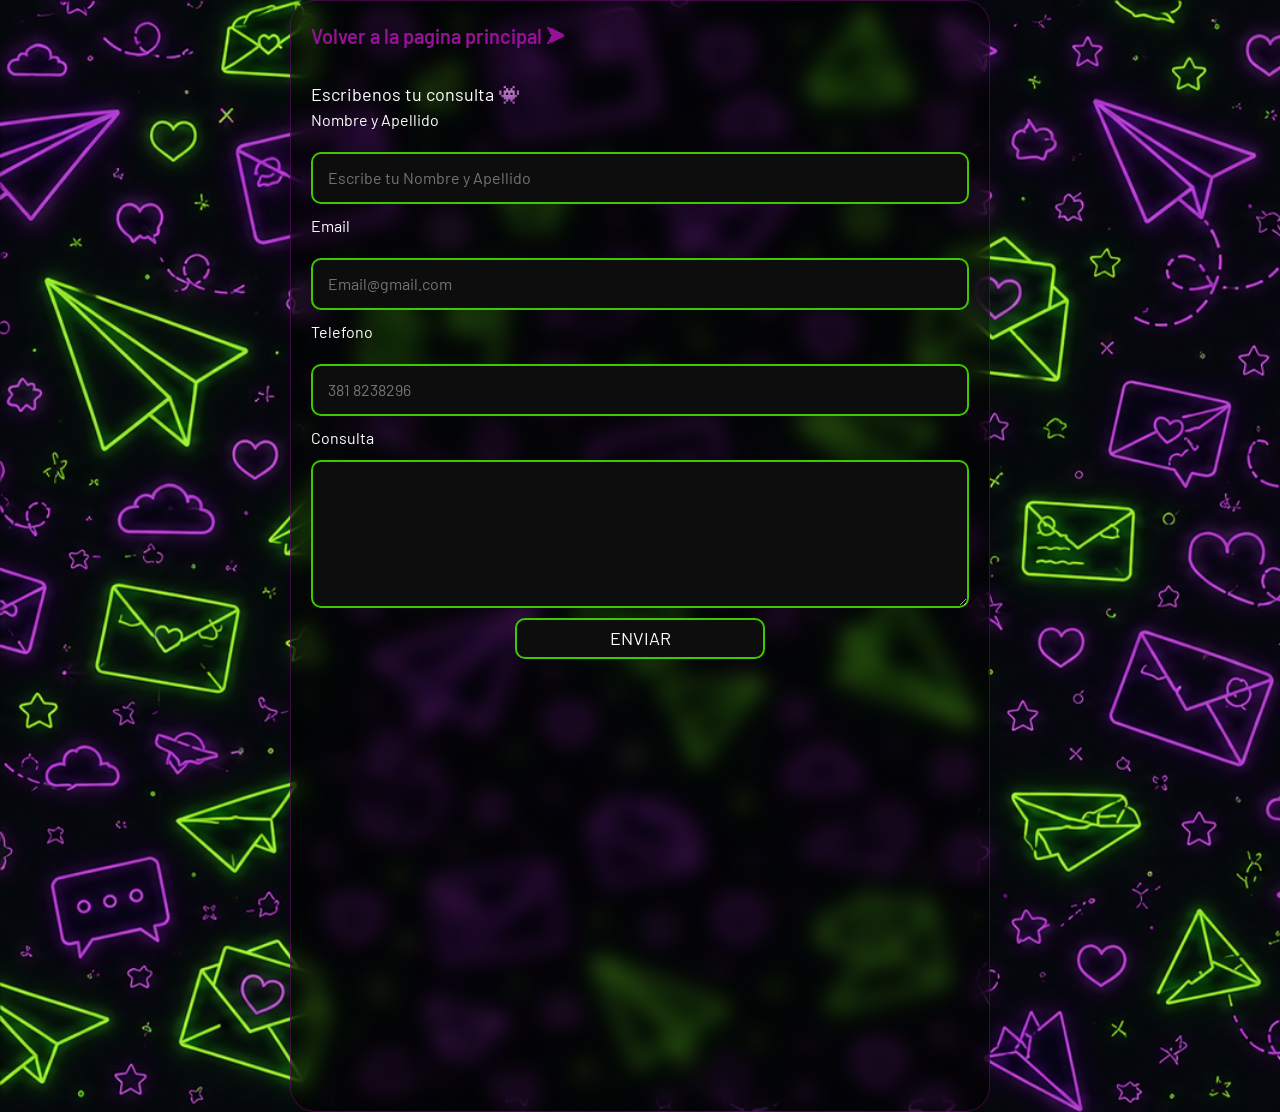
<file: pages/contacto.html>
<!doctype html>
<html lang="es-AR">
<head>
    <meta charset="UTF-8">
    <meta name="viewport" content="width=device-width, initial-scale=1.0">
    <meta name="description" content="Titan Hard">
    <meta name="author" content="Francisco Agustín Delgado">
    <title>Titan Hard - Contactenos</title>
    <link href="https://cdn.jsdelivr.net/npm/bootstrap@5.3.8/dist/css/bootstrap.min.css" rel="stylesheet">
    <link rel="stylesheet" href="https://cdnjs.cloudflare.com/ajax/libs/font-awesome/6.5.0/css/all.min.css">
    <link rel="stylesheet" href="../css/contacto.css">
    <link rel="stylesheet" href="../css/style.css">
    <link rel="icon" href="../assets/img/favicon.ico.ico" type="image/x-icon">
    <link rel="preconnect" href="https://fonts.googleapis.com">
    <link rel="preconnect" href="https://fonts.gstatic.com" crossorigin>
    <link
        href="https://fonts.googleapis.com/css2?family=Barlow:ital,wght@0,100;0,200;0,300;0,400;0,500;0,600;0,700;0,800;0,900;1,100;1,200;1,300;1,400;1,500;1,600;1,700;1,800;1,900&display=swap"
        rel="stylesheet">
</head>
<body>
    <header></header>
    <main>
        <section class="contactenos">
    <a href="../index.html" class="link_volver">Volver a la pagina principal ⮞</a>
            <article>
                <p class="texto_contactos">Escribenos tu consulta 👾​</p>
                <form action="">
            <div class="input">        
            <label for="nombre_apellido">Nombre y Apellido</label>   
            <input
            type="text"
            id="nombre_apellido"
            name="nombre_apellido"
            placeholder="Escribe tu Nombre y Apellido"
            required
            minlength="3"
            maxlength="40"
            />
            <label for="email">Email</label>
            <input
            type="email"
            id="email"
            name="email"
            placeholder="Email@gmail.com"
            required
            minlength="5"
            maxlength="40"
            />
            <label for="telefono">Telefono</label>
            <input type="tel" 
            name="telefono" 
            placeholder="381 8238296" 
            maxlength="15"
            oninput="this.value = this.value.replace(/\D/g, '')">
            <label for="consulta">Consulta</label>
            <textarea 
            name="Consulta" 
            id="consulta" 
            rows="5"
            required minlength="10" 
            maxlength="200" 
            placeholder="Escriba su consulta">
            </textarea>
            <button type="submit" class="boton_enviar">ENVIAR</button>
            </div>
            </form>
            <div class="mapa">
            <iframe src="https://www.google.com/maps/embed?pb=!1m18!1m12!1m3!1d3560.105916739557!2d-65.207167!3d-26.836583299999994!2m3!1f0!2f0!3f0!3m2!1i1024!2i768!4f13.1!3m3!1m2!1s0x94225d3ad7f30f1d%3A0xf8606cd659b8e3e4!2sSan%20Miguel%20de%20Tucuman!5e0!3m2!1ses!2sar!4v1779829548890!5m2!1ses!2sar" width="600" height="450" style="border:0;" allowfullscreen="" loading="lazy" referrerpolicy="no-referrer-when-downgrade"></iframe>
            </div>
            </article>
        </section>
    </main>
    </footer>
    <script src="https://cdn.jsdelivr.net/npm/bootstrap@5.3.8/dist/js/bootstrap.bundle.min.js" integrity="sha384-FKyoEForCGlyvwx9Hj09JcYn3nv7wiPVlz7YYwJrWVcXK/BmnVDxM+D2scQbITxI" crossorigin="anonymous"></script>
</body>
</html>
</file>
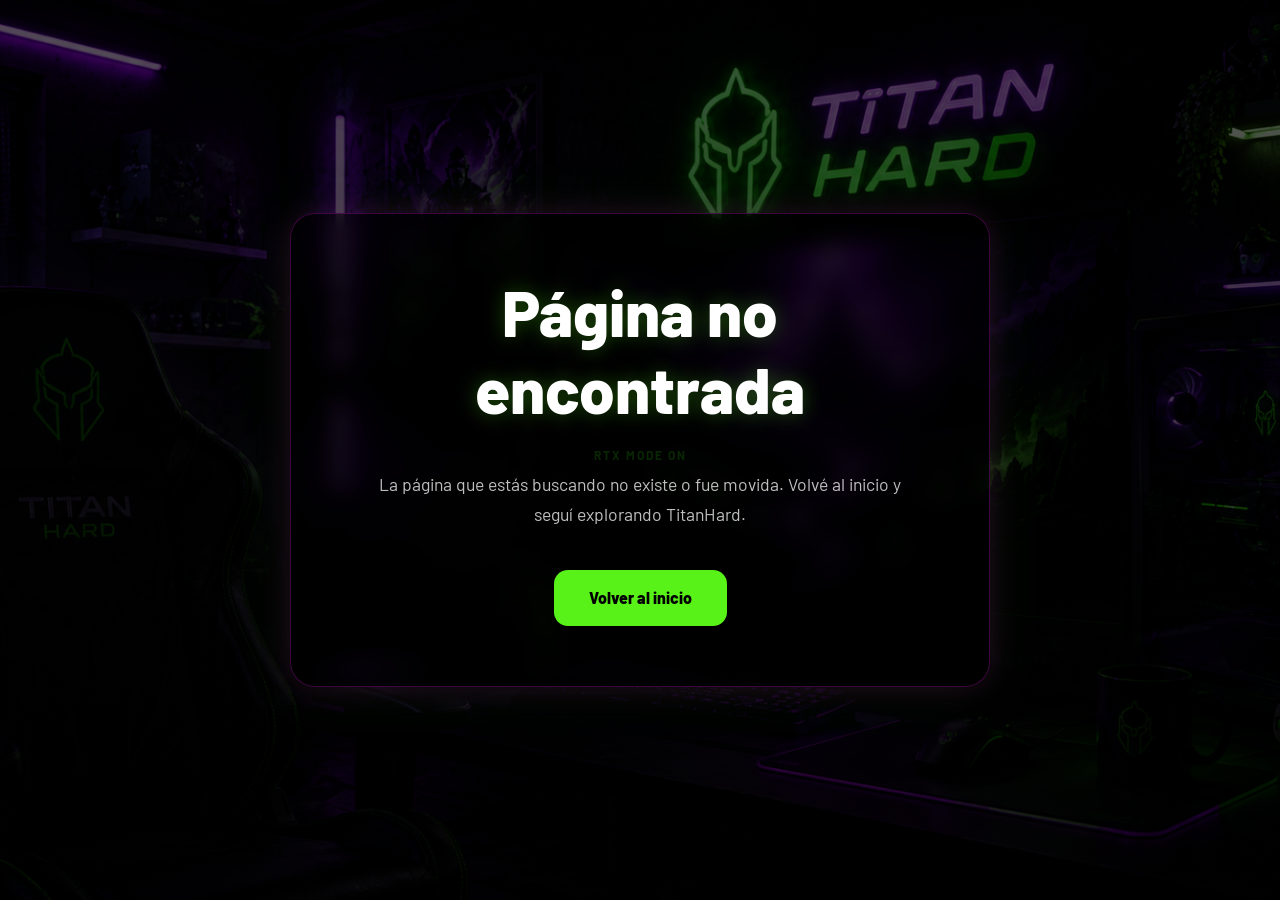
<file: pages/error-404.html>
<!doctype html>
<html lang="es-AR">
<head>
    <meta charset="UTF-8">
    <meta name="viewport" content="width=device-width, initial-scale=1.0">
    <meta name="description" content="Titan Hard">
    <meta name="author" content="Francisco Agustín Delgado">
    <title>Página no encontrada - Error 404</title>
    <link href="https://cdn.jsdelivr.net/npm/bootstrap@5.3.8/dist/css/bootstrap.min.css" rel="stylesheet">
    <link rel="stylesheet" href="https://cdnjs.cloudflare.com/ajax/libs/font-awesome/6.5.0/css/all.min.css">
    <link rel="stylesheet" href="../css/error-404.css">
    <link rel="icon" href="../assets/img/favicon.ico.ico" type="image/x-icon">
    <link rel="preconnect" href="https://fonts.googleapis.com">
    <link rel="preconnect" href="https://fonts.gstatic.com" crossorigin>
    <link
        href="https://fonts.googleapis.com/css2?family=Barlow:ital,wght@0,100;0,200;0,300;0,400;0,500;0,600;0,700;0,800;0,900;1,100;1,200;1,300;1,400;1,500;1,600;1,700;1,800;1,900&display=swap"
        rel="stylesheet">
</head>
<body>

    <main class="errorPage">
        <div class="backgroundOverlay"></div>
        <section class="errorBox">
            <h1 class="errorTitle">
                Página no encontrada
            </h1>
            <h1><a 
href="https://www.youtube.com/watch?v=QDia3e12czc"
target="_blank"
class="secretRick">
    RTX MODE ON
</a></h1>
            <p class="errorDescription">
                La página que estás buscando no existe o fue movida.
                Volvé al inicio y seguí explorando TitanHard.
            </p>
            <a href="../index.html" class="homeBtn">
                Volver al inicio
            </a>
        </section>
    </main>
</body>
</html>
</file>
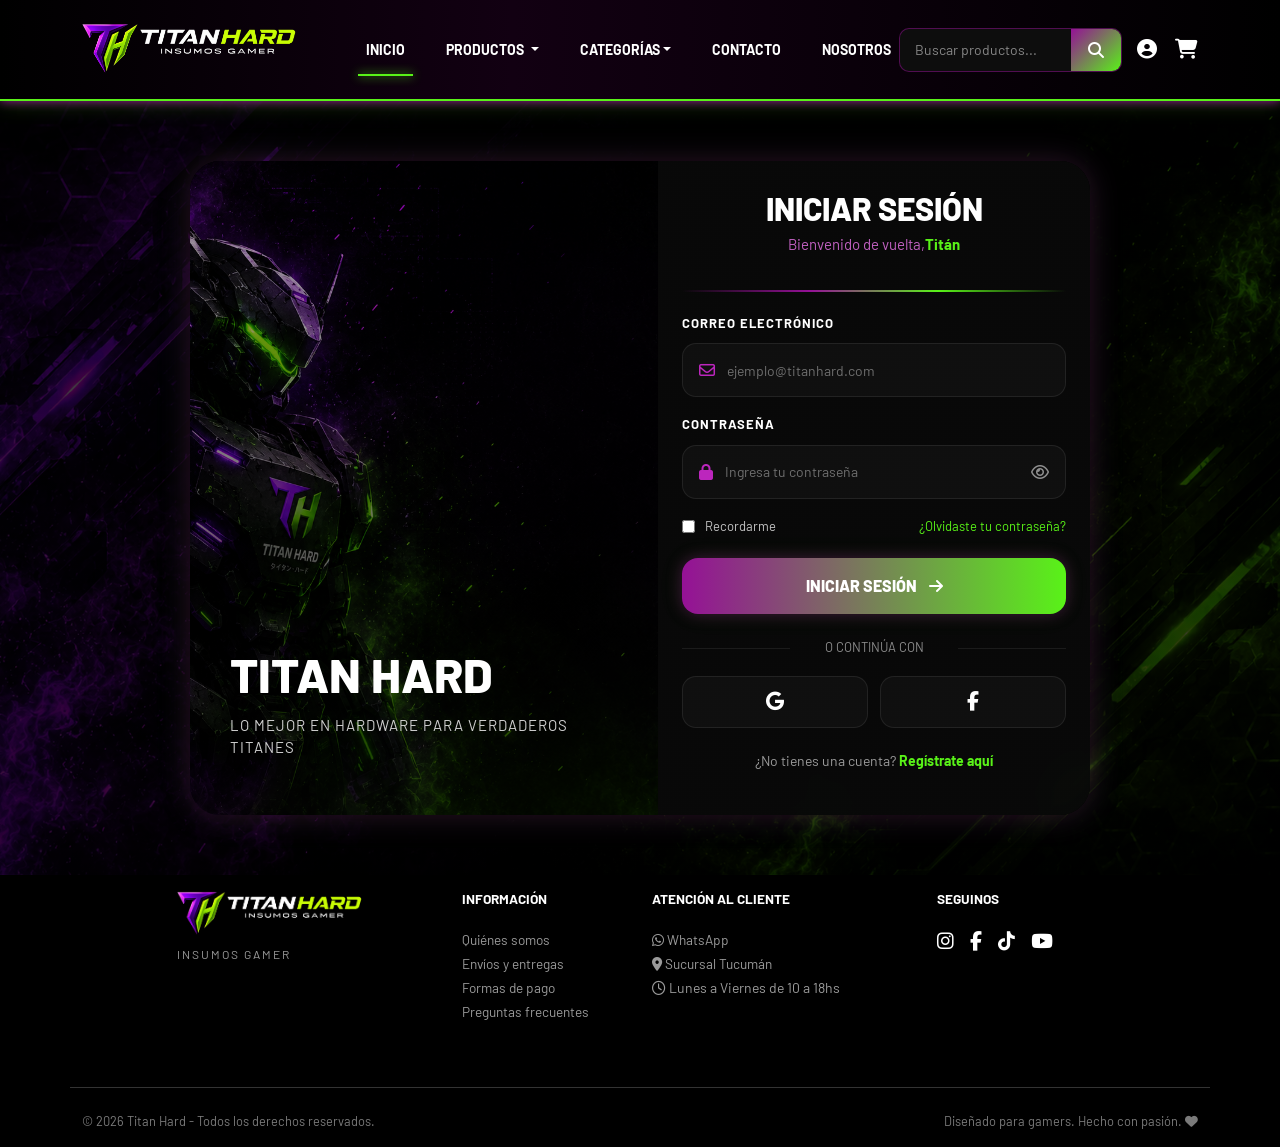
<file: pages/login.html>
<!doctype html>
<html lang="es-AR">

<head>
    <meta charset="UTF-8">
    <meta name="viewport" content="width=device-width, initial-scale=1.0">
    <meta name="description" content="Titan Hard">
    <meta name="author" content="Francisco Agustín Delgado">
    <title>Titan Hard - Tienda Gamer</title>
    <link href="https://cdn.jsdelivr.net/npm/bootstrap@5.3.8/dist/css/bootstrap.min.css" rel="stylesheet">
    <link rel="stylesheet" href="https://cdnjs.cloudflare.com/ajax/libs/font-awesome/6.5.0/css/all.min.css">
    <link rel="stylesheet" href="../css/login.css">
    <link rel="icon" href="../assets/img/favicon.ico.ico" type="image/x-icon">
    <link rel="preconnect" href="https://fonts.googleapis.com">
    <link rel="preconnect" href="https://fonts.gstatic.com" crossorigin>
    <link
        href="https://fonts.googleapis.com/css2?family=Barlow:ital,wght@0,100;0,200;0,300;0,400;0,500;0,600;0,700;0,800;0,900;1,100;1,200;1,300;1,400;1,500;1,600;1,700;1,800;1,900&display=swap"
        rel="stylesheet">
</head>

<body>
    <header>
        <header>
            <nav class="navbar navbar-expand-lg navbarCustom">
                <div class="container">
                    <a class="navbar-brand" href="../index.html">
                        <img src="../assets/img/LogoHome.png" alt="TitanHard" class="logoNavbar img-fluid"></a>
                    <button class="navbar-toggler" type="button" data-bs-toggle="collapse"
                        data-bs-target="#navbarContent">
                        <span class="navbar-toggler-icon"></span>
                    </button>
                    <div class="collapse navbar-collapse" id="navbarContent">
                        <ul class="navbar-nav navbarLinks">
                            <li class="nav-item">
                                <a class="nav-link active" href="../index.html">
                                    INICIO
                                </a>
                            </li>
                            <li class="nav-item dropdown">
                                <a class="nav-link dropdown-toggle" href="#" data-bs-toggle="dropdown">
                                    PRODUCTOS
                                </a>
                                <ul class="dropdown-menu dropdownMenuCustom">
                                    <li>
                                        <a class="dropdown-item" href="./producto_teclado.html">
                                            Teclados
                                        </a>
                                    </li>
                                    <li>
                                        <a class="dropdown-item" href="./producto_mouse.html">
                                            Mouses
                                        </a>
                                    </li>
                                    <li>
                                        <a class="dropdown-item" href="./producto_auriculares.html">
                                            Auriculares
                                        </a>
                                    </li>
                                    <li>
                                        <a class="dropdown-item" href="./error-404.html">
                                            Mousepads
                                        </a>
                                    </li>
                                    <li>
                                        <a class="dropdown-item" href="./error-404.html">
                                            Webcams
                                        </a>
                                    </li>
                                    <li>
                                        <a class="dropdown-item" href="./error-404.html">
                                            Cables
                                        </a>
                                    </li>
                                </ul>
                            </li>
                            <li class="nav-item dropdown">
                            <a class="nav-link dropdown-toggle" href="pages/categorias.html"
                                data-bs-toggle="dropdown">CATEGORÍAS</a>
                            <ul class="dropdown-menu dropdownMenuCustom">
                                <li><a class="dropdown-item" href="./categorias-placas.html">Placas de
                                        Video</a></li>
                                <li><a class="dropdown-item"
                                        href="./categorias-procesadores.html">Procesadores</a></li>
                            </ul>
                        </li>
                            <li class="nav-item">
                                <a class="nav-link" href="../pages/contacto.html">
                                    CONTACTO
                                </a>
                            </li>
                            <li class="nav-item">
                                <a class="nav-link" href="../pages/nosotros.html">NOSOTROS</a>
                             </li>
                        </ul>
                        <div class="navbarRight">
                            <form class="searchBox">
                                <input type="text" placeholder="Buscar productos...">
                                <button type="submit">
                                    <i class="fa-solid fa-magnifying-glass"></i>
                                </button>
                            </form>
                            <div class="navbarIcons">
                                <a href="../pages/login.html">
                                    <i class="fa-solid fa-circle-user"></i>
                                </a><a href="../pages/carrito.html">
                                    <i class="fa-solid fa-cart-shopping"></i>
                                </a>
                            </div>
                        </div>
                    </div>
                </div>
            </nav>
        </header>
        <main>
            <section class="loginSection">
                <div class="loginCaja">
                    <div class="loginImagen">
                        <img src="../assets/img/banner-login.png" alt="Titan Hard" />
                        <div class="imagenOverlay">
                            <h2> TITAN HARD</h2>
                            <p>LO MEJOR EN HARDWARE PARA VERDADEROS TITANES</p>
                        </div>
                    </div>
                    <div class="loginCard">
                        <div class="loginHeader">
                            <h2>INICIAR SESIÓN</h2>
                            <p>Bienvenido de vuelta,<span>Titán</span></p>
                        </div>
                        <div class="lineaDivisora"></div>
                        <form class="loginForm">
                            <div class="inputForm">
                                <label for="email"> CORREO ELECTRÓNICO</label>
                                <div class="inputBox">
                                    <i class="fa-regular fa-envelope"></i>
                                    <input type="email" id="email" placeholder="ejemplo@titanhard.com" maxlength="25" required />
                                </div>
                            </div>
                            <div class="inputForm">
                                <label for="password">CONTRASEÑA</label>
                                <div class="inputBox">
                                    <i class="fa-solid fa-lock"></i>
                                    <input type="password" id="password" placeholder="Ingresa tu contraseña" maxlength="12"
                                        required /><i class="fa-regular fa-eye eyeIcon"></i>
                                </div>
                            </div>
                            <div class="loginOpciones">
                                <label class="recuerdame">
                                    <input type="checkbox" />
                                    <span> Recordarme</span>
                                </label><a href="./error-404.html" class="forgotPassword">¿Olvidaste tu contraseña?</a>
                            </div>
                            <button type="submit" class="loginButton">INICIAR SESIÓN<i
                                    class="fa-solid fa-arrow-right"></i>
                            </button>
                        </form>
                        <div class="socialSection">
                            <p class="socialText"> O CONTINÚA CON</p>
                            <div class="socialButtons">
                                <a href="https://www.google.com" target="_blank" class="socialButton"><i class="fa-brands fa-google"></i></a>
                                <a href="https://www.facebook.com" target="_blank" class="socialButton"><i class="fa-brands fa-facebook-f"></i></a>
                            </div>
                        </div>
                        <p class="registroTexto">¿No tienes una cuenta?
                            <a href="../pages/registro.html"> Regístrate aquí</a>
                        </p>
                    </div>
                </div>
            </section>
        </main>
        <footer>
            <footer class="footerCustom py-3">
                <div class="container">
                    <div class="row gy-4 justify-content-center">
                        <div class="col-12 col-lg-3 text-center text-lg-start">
                            <a href="../index.html">
                                <img src="../assets/img/LogoHome.png" alt="TitanHard"
                                    class="logoFooter img-fluid mb-2" />
                            </a>
                            <p class="footerSubLogo">INSUMOS GAMER</p>
                        </div>
                        <div class="col-12 col-sm-6 col-lg-2 text-center text-lg-start">
                            <h6 class="footerTitle">INFORMACIÓN</h6>
                            <ul class="list-unstyled footerLinks">
                                <li><a href="./nosotros.html" target="_blank">Quiénes somos</a></li>
                                <li><a href="./error-404.html" target="_blank">Envíos y entregas</a></li>
                                <li><a href="./error-404.html" target="_blank">Formas de pago</a></li>
                                <li><a href="./error-404.html" target="_blank">Preguntas frecuentes</a></li>
                            </ul>
                        </div>
                        <div class="col-12 col-sm-6 col-lg-3 text-center text-lg-start">
                            <h6 class="footerTitle">ATENCIÓN AL CLIENTE</h6>
                            <ul class="list-unstyled footerLinks footerContact">
                                <li><a href="https://web.whatsapp.com"><i class="fa-brands fa-whatsapp"></i>
                                        WhatsApp</a>
                                </li>
                                <li><a href="https://www.google.com/maps" target="_blank"><i
                                            class="fa-solid fa-location-dot"></i> Sucursal
                                        Tucumán</a></li>
                                <li><span class="footerSchedule"><i class="fa-regular fa-clock"></i> Lunes a Viernes de
                                        10 a
                                        18hs</span></li>
                            </ul>
                        </div>
                        <div class="col-12 col-sm-6 col-lg-2 text-center text-lg-start">
                            <h6 class="footerTitle">SEGUINOS</h6>
                            <div class="footerSocials d-flex justify-content-center justify-content-lg-start gap-3">
                                <a href="https://www.instagram.com" target="_blank"><i
                                        class="fa-brands fa-instagram"></i></a>
                                <a href="https://www.facebook.com" target="_blank"><i
                                        class="fa-brands fa-facebook-f"></i></a>
                                <a href="https://www.tiktok.com" target="_blank"><i class="fa-brands fa-tiktok"></i></a>
                                <a href="https://www.youtube.com" target="_blank"><i
                                        class="fa-brands fa-youtube"></i></a>
                            </div>
                        </div>
                    </div>
                    <div class="row mt-5 pt-4 footerBottom">
                        <div class="col-12 col-md-6 text-center text-md-start">
                            <p>© 2026 Titan Hard - Todos los derechos reservados.</p>
                        </div>
                        <div class="col-12 col-md-6 text-center text-md-end">
                            <p>Diseñado para gamers. Hecho con pasión. <i class="fa-solid fa-heart"></i></p>
                        </div>
                    </div>
                </div>
            </footer>
</body>
</file>
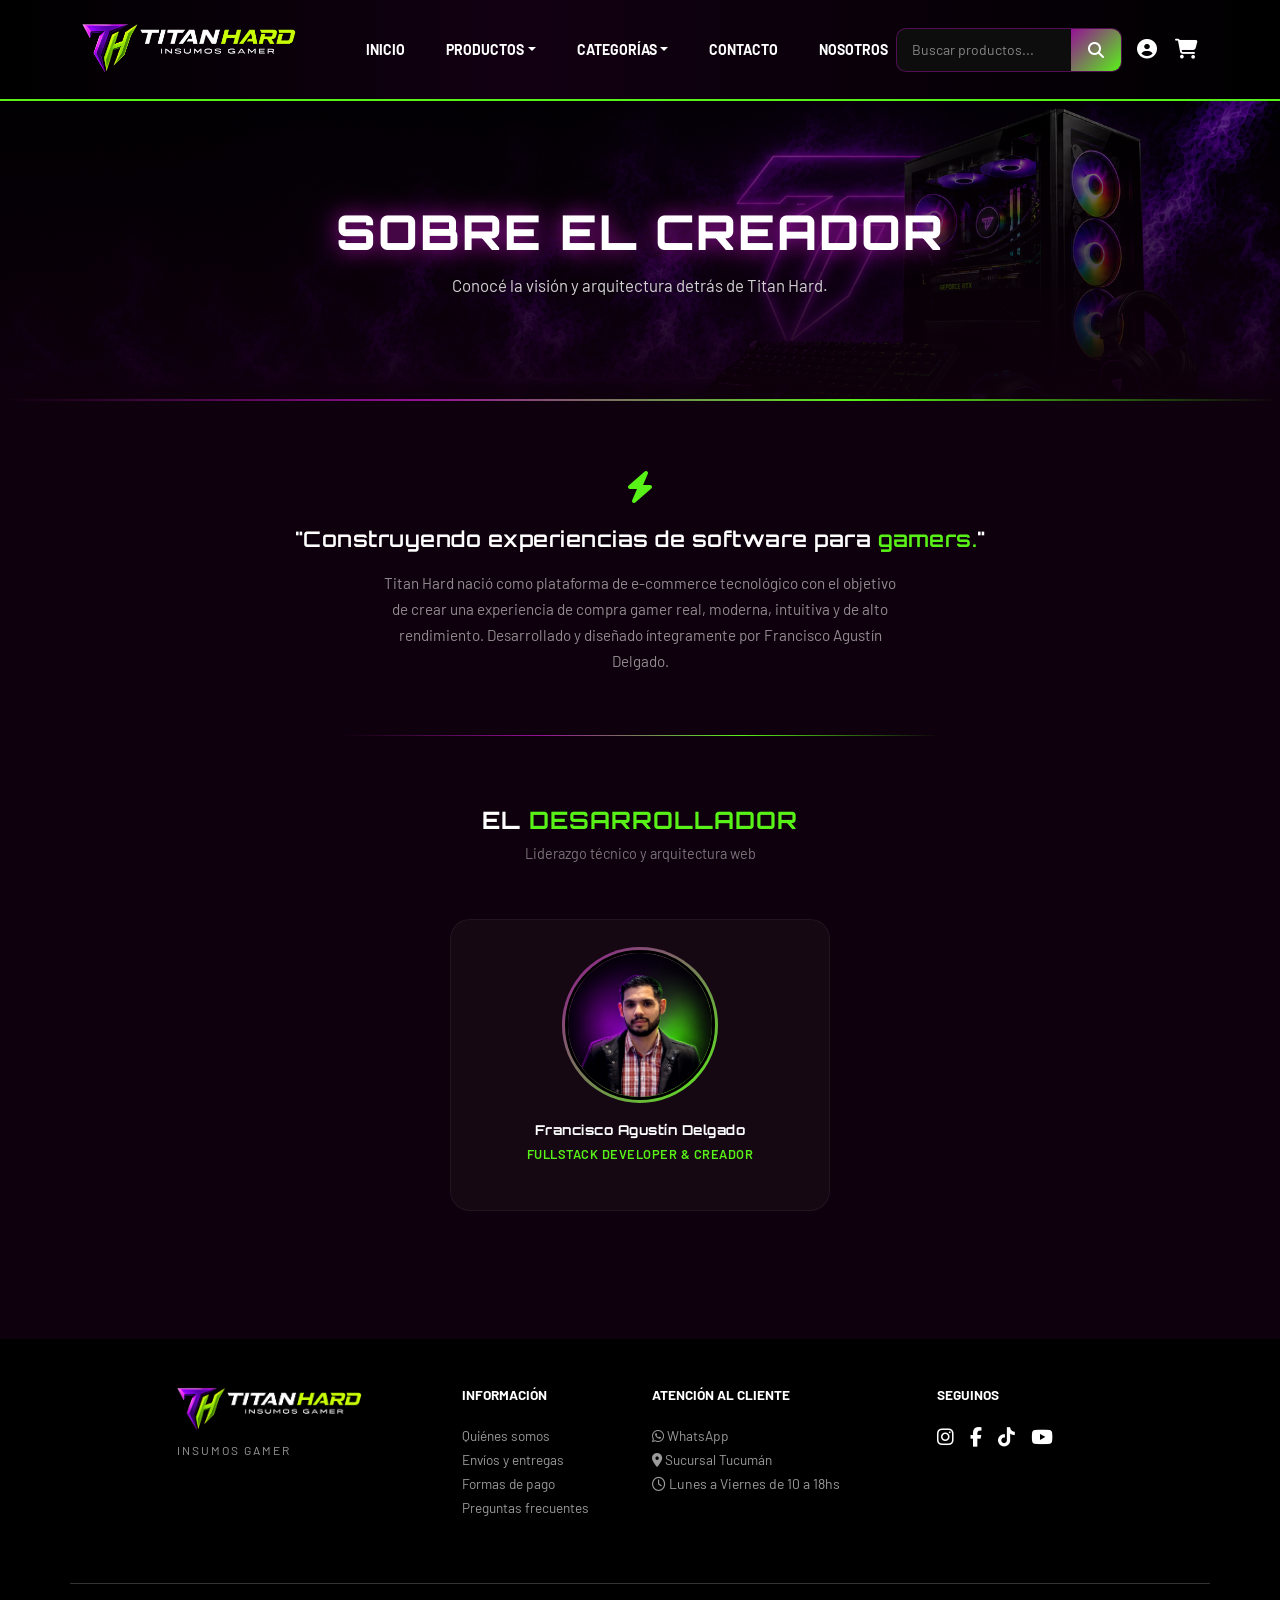
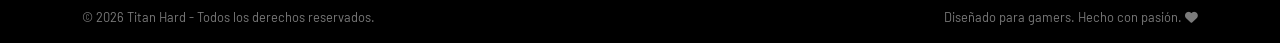
<file: pages/nosotros.html>
<!doctype html>
<html lang="es-AR">
  <head>
    <meta charset="UTF-8" />
    <meta name="viewport" content="width=device-width, initial-scale=1.0" />
    <meta
      name="description"
      content="Titan Hard - Conocé al desarrollador y creador detrás del proyecto."
    />
    <meta
      name="author"
      content="Francisco Agustín Delgado"
    />
    <title>Titan Hard - Sobre el Desarrollador</title>
    <link
      href="https://cdn.jsdelivr.net/npm/bootstrap@5.3.8/dist/css/bootstrap.min.css"
      rel="stylesheet"
    />
    <link
      rel="stylesheet"
      href="https://cdnjs.cloudflare.com/ajax/libs/font-awesome/6.5.0/css/all.min.css"
    />
    <link rel="preconnect" href="https://fonts.googleapis.com" />
    <link rel="preconnect" href="https://fonts.gstatic.com" crossorigin />
    <link
      href="https://fonts.googleapis.com/css2?family=Barlow:wght@400;600;700;800;900&family=Orbitron:wght@400;500;600;700;900&display=swap"
      rel="stylesheet"
    />
    <link rel="stylesheet" href="../css/style.css" />
    <link rel="stylesheet" href="../css/nosotros.css" />
    <link rel="icon" href="../assets/img/favicon.ico.ico" type="image/x-icon" />
  </head>

  <body>
    <header>
      <nav class="navbar navbar-expand-lg navbarCustom">
        <div class="container">
          <a class="navbar-brand" href="../index.html">
            <img
              src="../assets/img/LogoHome.png"
              alt="TitanHard"
              class="logoNavbar img-fluid"
            />
          </a>
          <button
            class="navbar-toggler"
            type="button"
            data-bs-toggle="collapse"
            data-bs-target="#navbarContent"
            aria-controls="navbarContent"
            aria-expanded="false"
            aria-label="Toggle navigation"
          >
            <span class="navbar-toggler-icon"></span>
          </button>
          <div class="collapse navbar-collapse" id="navbarContent">
            <ul class="navbar-nav navbarLinks">
              <li class="nav-item">
                <a class="nav-link" href="../index.html">INICIO</a>
              </li>
              <li class="nav-item dropdown">
                <a
                  class="nav-link dropdown-toggle"
                  href="#"
                  data-bs-toggle="dropdown"
                  >PRODUCTOS</a
                >
                <ul class="dropdown-menu dropdownMenuCustom">
                  <li>
                    <a class="dropdown-item" href="../pages/error-404.html"
                      >Teclados</a
                    >
                  </li>
                  <li>
                    <a class="dropdown-item" href="../pages/error-404.html"
                      >Mouses</a
                    >
                  </li>
                  <li>
                    <a class="dropdown-item" href="../pages/error-404.html"
                      >Auriculares</a
                    >
                  </li>
                  <li>
                    <a class="dropdown-item" href="../pages/error-404.html"
                      >Mousepads</a
                    >
                  </li>
                  <li>
                    <a class="dropdown-item" href="../pages/error-404.html"
                      >Webcams</a
                    >
                  </li>
                  <li>
                    <a class="dropdown-item" href="../pages/error-404.html"
                      >Cables</a
                    >
                  </li>
                </ul>
              </li>
              <li class="nav-item dropdown">
                <a
                  class="nav-link dropdown-toggle"
                  href="#"
                  data-bs-toggle="dropdown"
                  >CATEGORÍAS</a
                >
                <ul class="dropdown-menu dropdownMenuCustom">
                  <li>
                    <a
                      class="dropdown-item"
                      href="./categorias-procesadores.html"
                      >Procesadores</a
                    >
                  </li>
                  <li>
                    <a class="dropdown-item" href="./categorias-placas.html"
                      >Placas de Video</a
                    >
                  </li>
                </ul>
              </li>
              <li class="nav-item">
                <a class="nav-link" href="../pages/contacto.html">CONTACTO</a>
              </li>
              <li class="nav-item">
                <a class="nav-link" href="../pages/nosotros.html">NOSOTROS</a>
              </li>
            </ul>
            <div class="navbarRight">
              <form class="searchBox" onsubmit="return false;">
                <input type="text" placeholder="Buscar productos..." />
                <button type="submit">
                  <i class="fa-solid fa-magnifying-glass"></i>
                </button>
              </form>
              <div class="navbarIcons">
                <a href="../pages/login.html"
                  ><i class="fa-solid fa-circle-user"></i
                ></a>
                <a href="#modalCarrito"
                  ><i class="fa-solid fa-cart-shopping"></i
                ></a>
              </div>
            </div>
          </div>
        </div>
      </nav>
    </header>
    <main>
      <section class="aboutHero">
        <div class="aboutHeroContent container">
          <h1 class="aboutHeroTitle">SOBRE EL CREADOR</h1>
          <p class="aboutHeroSubtitle">
            Conocé la visión y arquitectura detrás de Titan Hard.
          </p>
        </div>
      </section>
      <section class="aboutQuoteSection">
        <div class="container">
          <i class="fa-solid fa-bolt aboutQuoteIcon"></i>
          <h2 class="aboutQuote">
            "Construyendo experiencias de software para <span>gamers.</span>"
          </h2>
          <p class="aboutQuoteDesc">
            Titan Hard nació como plataforma de e-commerce tecnológico con el objetivo de crear
            una experiencia de compra gamer real, moderna, intuitiva y de alto rendimiento.
            Desarrollado y diseñado íntegramente por Francisco Agustín Delgado.
          </p>
        </div>
      </section>
      <div class="aboutDivider"></div>
      <section class="aboutTeamSection">
        <div class="container text-center">
          <h2 class="aboutTeamTitle">EL <span>DESARROLLADOR</span></h2>
          <p class="aboutTeamSubtitle">Liderazgo técnico y arquitectura web</p>
          <div class="row gy-5 justify-content-center">
            <div class="col-12 col-md-6">
              <div class="memberCard" style="max-width: 380px; margin: 0 auto;">
                <div class="memberAvatarWrapper">
                  <img
                    src="../assets/img/Fran.png"
                    alt="Francisco Agustín Delgado"
                    class="memberAvatar"
                  />
                </div>
                <p class="memberName">Francisco Agustín Delgado</p>
                <p class="memberRole">Fullstack Developer & Creador</p>
              </div>
            </div>
          </div>
        </div>
      </section>
    </main>
    <footer class="footerCustom mt-5 pt-5 pb-3">
      <div class="container">
        <div class="row gy-4 justify-content-center">
          <div class="col-12 col-lg-3 text-center text-lg-start">
            <a href="../index.html">
              <img
                src="../assets/img/LogoHome.png"
                alt="TitanHard"
                class="logoFooter img-fluid mb-2"
              />
            </a>
            <p class="footerSubLogo">INSUMOS GAMER</p>
          </div>
          <div class="col-12 col-sm-6 col-lg-2 text-center text-lg-start">
            <h6 class="footerTitle">INFORMACIÓN</h6>
            <ul class="list-unstyled footerLinks">
              <li><a href="../pages/nosotros.html">Quiénes somos</a></li>
              <li>
                <a href="../pages/error-404.html" target="_blank"
                  >Envíos y entregas</a
                >
              </li>
              <li>
                <a href="../pages/error-404.html" target="_blank"
                  >Formas de pago</a
                >
              </li>
              <li>
                <a href="../pages/error-404.html" target="_blank"
                  >Preguntas frecuentes</a
                >
              </li>
            </ul>
          </div>
          <div class="col-12 col-sm-6 col-lg-3 text-center text-lg-start">
            <h6 class="footerTitle">ATENCIÓN AL CLIENTE</h6>
            <ul class="list-unstyled footerLinks footerContact">
              <li>
                <a href="https://web.whatsapp.com"
                  ><i class="fa-brands fa-whatsapp"></i> WhatsApp</a
                >
              </li>
              <li>
                <a href="https://www.google.com/maps" target="_blank"
                  ><i class="fa-solid fa-location-dot"></i> Sucursal Tucumán</a
                >
              </li>
              <li>
                <span class="footerSchedule"
                  ><i class="fa-regular fa-clock"></i> Lunes a Viernes de 10 a
                  18hs</span
                >
              </li>
            </ul>
          </div>
          <div class="col-12 col-sm-6 col-lg-2 text-center text-lg-start">
            <h6 class="footerTitle">SEGUINOS</h6>
            <div
              class="footerSocials d-flex justify-content-center justify-content-lg-start gap-3"
            >
              <a href="https://www.instagram.com" target="_blank"
                ><i class="fa-brands fa-instagram"></i
              ></a>
              <a href="https://www.facebook.com" target="_blank"
                ><i class="fa-brands fa-facebook-f"></i
              ></a>
              <a href="https://www.tiktok.com" target="_blank"
                ><i class="fa-brands fa-tiktok"></i
              ></a>
              <a href="https://www.youtube.com" target="_blank"
                ><i class="fa-brands fa-youtube"></i
              ></a>
            </div>
          </div>
        </div>
        <div class="row mt-5 pt-4 footerBottom">
          <div class="col-12 col-md-6 text-center text-md-start">
            <p>© 2026 Titan Hard - Todos los derechos reservados.</p>
          </div>
          <div class="col-12 col-md-6 text-center text-md-end">
            <p>
              Diseñado para gamers. Hecho con pasión.
              <i class="fa-solid fa-heart"></i>
            </p>
          </div>
        </div>
      </div>
    </footer>
    <div id="modalCarrito" class="modalCarrito">
      <div class="carritoContenido">
        <a href="#" class="cerrarModal">
          <i class="fa-solid fa-xmark"></i>
        </a>
        <h2>Tu carrito</h2>
        <div class="productoCarrito">
          <img src="../assets/img/4060ti.png" alt="placa4060" />
          <div class="infoProducto">
            <h3>Dual GeForce RTX 4060 8GB GDDR6</h3>
            <p>Cantidad: 1</p>
            <span>$1.120.000</span>
          </div>
        </div>
        <div class="productoCarrito">
          <img src="../assets/img/hyperX.png" alt="Mouse" />
          <div class="infoProducto">
            <h3>Mouse Gamer</h3>
            <p>Cantidad: 2</p>
            <span>$169.000</span>
          </div>
        </div>
        <div class="totalCarrito">
          <h3>Total</h3>
          <span>$1.289.000</span>
        </div>
        <button class="btnComprar">Finalizar compra</button>
      </div>
    </div>
    <script src="https://cdn.jsdelivr.net/npm/bootstrap@5.3.8/dist/js/bootstrap.bundle.min.js"></script>
  </body>
</html>
</file>
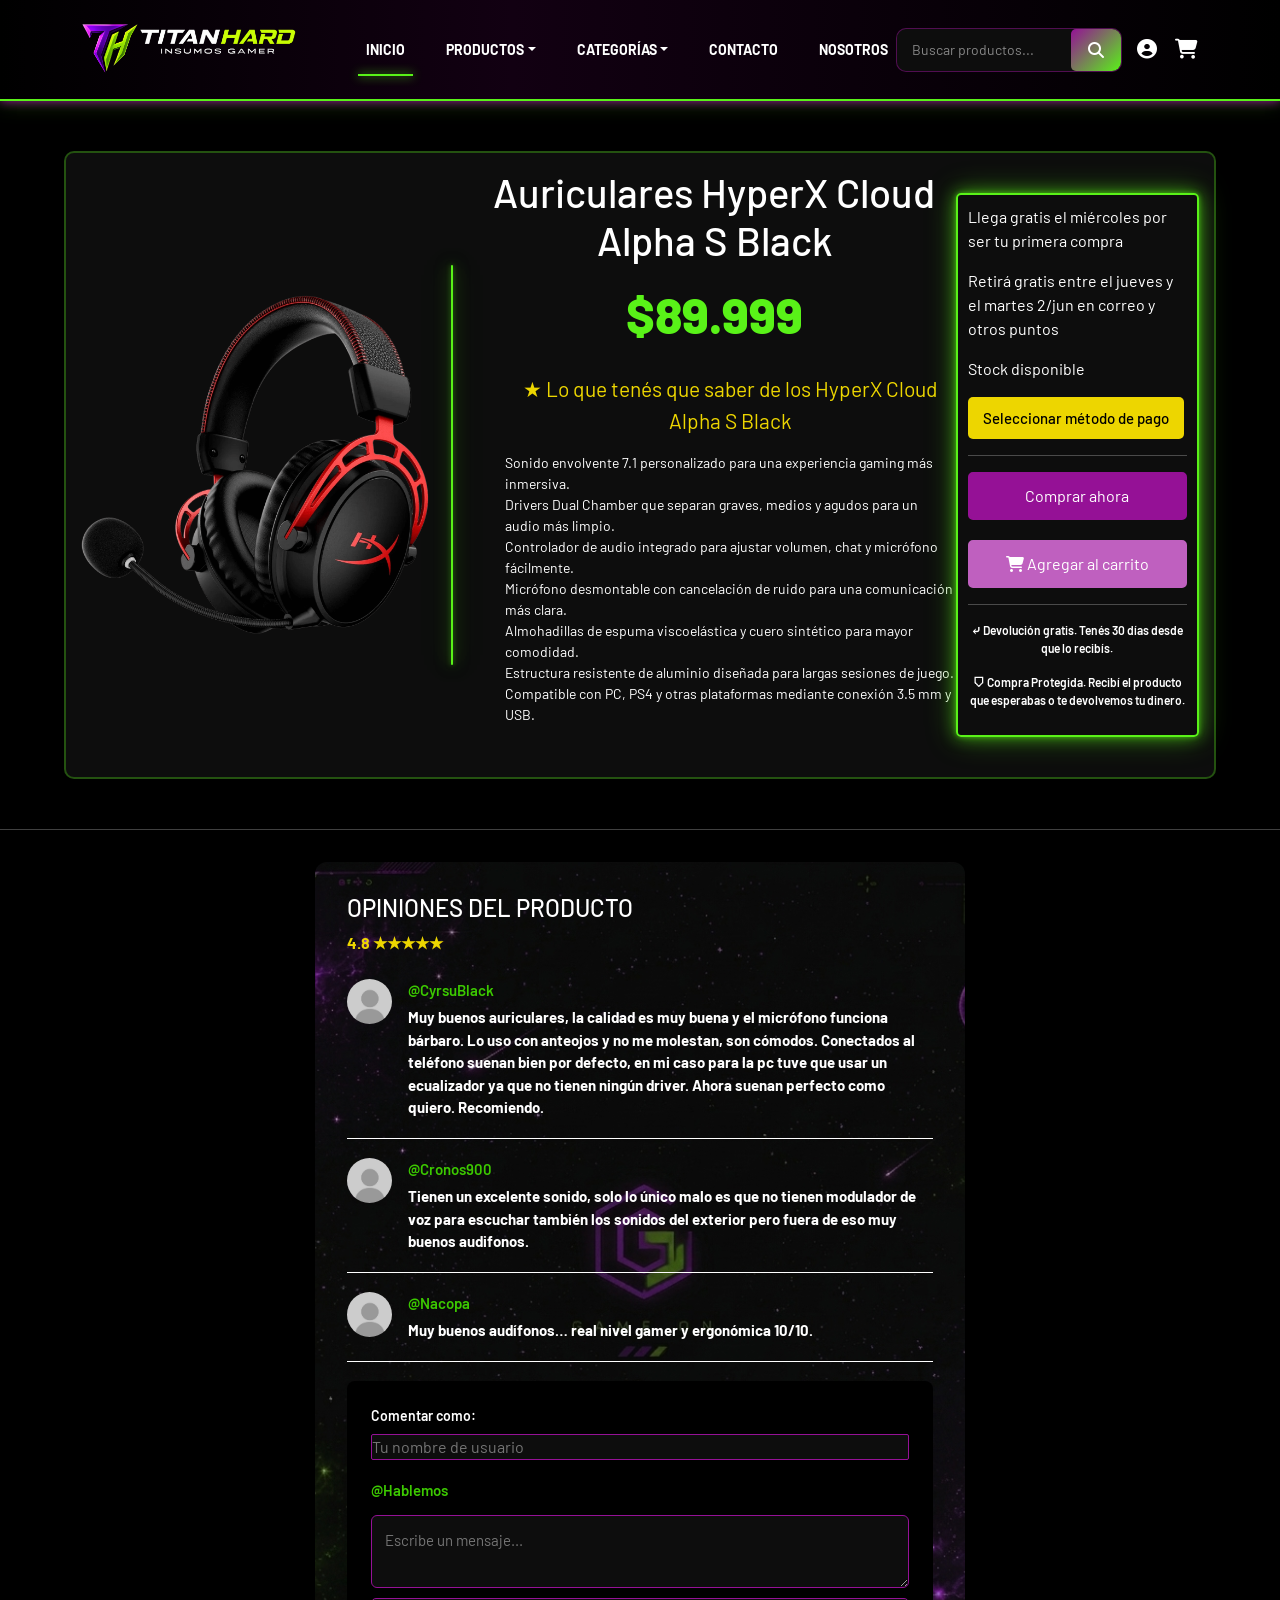
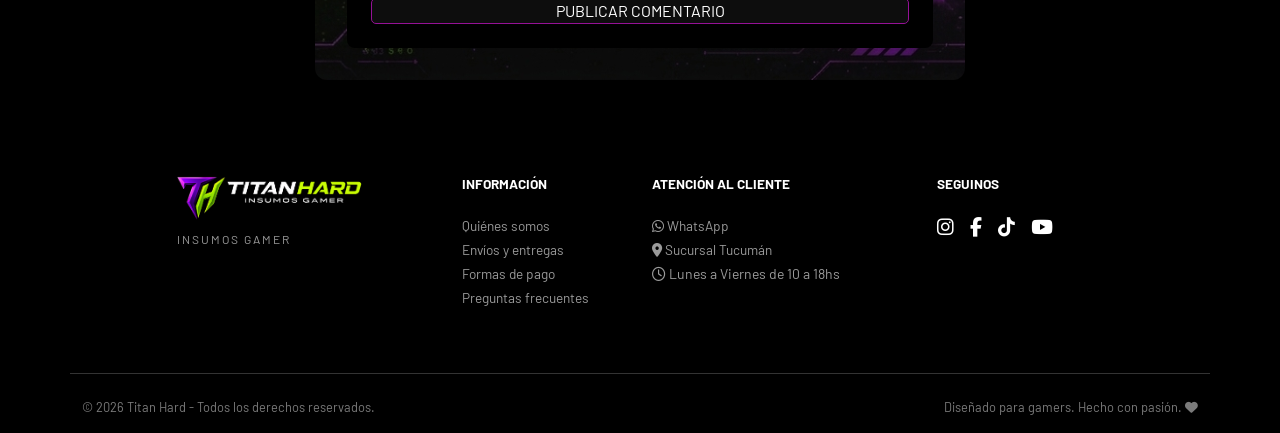
<file: pages/producto_auriculares.html>
<!doctype html>
<html lang="es-AR">
<head>
    <meta charset="UTF-8">
    <meta name="viewport" content="width=device-width, initial-scale=1.0">
    <meta name="description" content="Titan Hard">
    <meta name="author" content="Francisco Agustín Delgado">
    <title>Titan Hard - Tienda Gamer</title>
    <link href="https://cdn.jsdelivr.net/npm/bootstrap@5.3.8/dist/css/bootstrap.min.css" rel="stylesheet">
    <link rel="stylesheet" href="https://cdnjs.cloudflare.com/ajax/libs/font-awesome/6.5.0/css/all.min.css">
    <link rel="stylesheet" href="../css/style.css">
    <link rel="stylesheet" href="../css/productos.css">
    <link rel="icon" href="../assets/img/favicon.ico.ico" type="image/x-icon">
    <link rel="preconnect" href="https://fonts.googleapis.com">
    <link rel="preconnect" href="https://fonts.gstatic.com" crossorigin>
    <link
        href="https://fonts.googleapis.com/css2?family=Barlow:ital,wght@0,100;0,200;0,300;0,400;0,500;0,600;0,700;0,800;0,900;1,100;1,200;1,300;1,400;1,500;1,600;1,700;1,800;1,900&display=swap"
        rel="stylesheet">
</head>
<body>
    <header>
        <nav class="navbar navbar-expand-lg navbarCustom">
            <div class="container">
                <a class="navbar-brand" href="../index.html">
                    <img src="../assets/img/LogoHome.png" alt="TitanHard" class="logoNavbar img-fluid">
                </a>
                <button class="navbar-toggler" type="button" data-bs-toggle="collapse" data-bs-target="#navbarContent">
                    <span class="navbar-toggler-icon"></span>
                </button>
                <div class="collapse navbar-collapse" id="navbarContent">
                    <ul class="navbar-nav navbarLinks">
                        <li class="nav-item"><a class="nav-link active" href="../index.html">INICIO</a></li>
                        <li class="nav-item dropdown">
                            <a class="nav-link dropdown-toggle" href="#" data-bs-toggle="dropdown">PRODUCTOS</a>
                            <ul class="dropdown-menu dropdownMenuCustom">
                                <li><a class="dropdown-item" href="../pages/producto_teclado.html">Teclados</a></li>
                                <li><a class="dropdown-item" href="../pages/producto_mouse.html">Mouses</a></li>
                                <li><a class="dropdown-item" href="../pages/producto_auriculares.html">Auriculares</a></li>
                                <li><a class="dropdown-item" href="../pages/error-404.html">Mousepad</a></li>
                                <li><a class="dropdown-item" href="../pages/error-404.html">Webcam</a></li>
                                <li><a class="dropdown-item" href="../pages/error-404.html">Cables</a></li>
                            </ul>
                        </li>
                        <li class="nav-item dropdown">
                            <a class="nav-link dropdown-toggle" href="pages/"
                                data-bs-toggle="dropdown">CATEGORÍAS</a>
                            <ul class="dropdown-menu dropdownMenuCustom">
                                
                                <li><a class="dropdown-item" href="./categorias-placas.html">Placas de
                                        Video</a></li>
                                <li><a class="dropdown-item"
                                        href="./categorias-procesadores.html">Procesadores</a></li>
                            </ul>
                        </li>
                        <li class="nav-item"><a class="nav-link" href="../pages/contacto.html">CONTACTO</a></li>
                        <li class="nav-item"><a class="nav-link" href="../pages/nosotros.html">NOSOTROS</a></li>
                    </ul>
                    <div class="navbarRight">
                        <form class="searchBox">
                            <input type="text" placeholder="Buscar productos...">
                            <button type="submit"><i class="fa-solid fa-magnifying-glass"></i></button>
                        </form>
                        <div class="navbarIcons">
                            <a href="login.html"><i class="fa-solid fa-circle-user"></i></a>
                            <a href="#modalCarrito"><i class="fa-solid fa-cart-shopping"></i></a>
                        </div>
                    </div>
                </div>
            </div>
        </nav>
</header>
<main>
    <section>
        <article class="productos">
            <img src="../assets/img/hyperX.png" alt=" Auriculares HyperX Cloud Alpha S Black">
               <div class="separador_producto"></div>
        <div class="info">
            <h1>Auriculares HyperX Cloud Alpha S Black</h1>
            <p class="precio">$89.999</p>
        <ul>
    <p>★ Lo que tenés que saber de los HyperX Cloud Alpha S Black</p>
    <li>Sonido envolvente 7.1 personalizado para una experiencia gaming más inmersiva.</li>
    <li>Drivers Dual Chamber que separan graves, medios y agudos para un audio más limpio.</li>
    <li>Controlador de audio integrado para ajustar volumen, chat y micrófono fácilmente.</li>
    <li>Micrófono desmontable con cancelación de ruido para una comunicación más clara.</li>
    <li>Almohadillas de espuma viscoelástica y cuero sintético para mayor comodidad.</li>
    <li>Estructura resistente de aluminio diseñada para largas sesiones de juego.</li>
    <li>Compatible con PC, PS4 y otras plataformas mediante conexión 3.5 mm y USB.</li>
        </ul>
    </p>
    </div>
    <div class="detalle_de_compra">
        <div class="info_compra">
        <p>Llega gratis el miércoles por ser tu primera compra</p>
        <p>Retirá gratis entre el jueves y el martes 2/jun en correo y otros puntos</p>
        <p>Stock disponible</p>
        <button type="button" class="abrir_modal" data-bs-toggle="modal" data-bs-target="#modalPago">
    Seleccionar método de pago
</button>
<div class="modal fade" id="modalPago" tabindex="-1" aria-hidden="true">
    <div class="modal-dialog modal-dialog-centered">
        <div class="modal-content modal_pago">
            <div class="modal-header">
                <h2 class="modal-title">Seleccione sus métodos de pago</h2>
                <button type="button" class="btn-close btn-close-white" data-bs-dismiss="modal"></button>
            </div>
            <div class="modal-body">
                <button class="metodo_pago">💳 Tarjeta de crédito</button>
                <button class="metodo_pago">📱 Mercado Pago</button>
            </div>
        </div>
        </div>
        <hr>
        </div>
        </div>
        <hr>
        <a href="#modalCarrito" class="boton_1">
    Comprar ahora
</a>
<div id="modalCarrito" class="modalCarrito">
    <div class="carritoContenido">
        <a href="#" class="cerrarModal">
            <i class="fa-solid fa-xmark"></i>
        </a>
        <h2>Tu carrito</h2>
        <div class="productoCarrito">
            <img src="../assets/img/hyperX.png" alt="placa4060">
            <div class="infoProducto">
                <h3>Auriculares HyperX Cloud Alpha S Black</h3>
                <p>Cantidad: 1</p>
                <span>$89.999</span>
            </div>
        </div>
    </div>
    </div>
        <button type="button" class="boton_2"><i class="fa-solid fa-cart-shopping"></i> Agregar al carrito</button>
        <hr>
        <div class="info_compra_2">
        <p> ⤶ Devolución gratis. Tenés 30 días desde que lo recibís.</p>
        <p>⛉ Compra Protegida. Recibí el producto que esperabas o te devolvemos tu dinero.</p>
        </div>
    </div>
        </article>
        <hr>
        <section>
            <article class="foro_opiniones">
        <h2>OPINIONES DEL PRODUCTO</h2>
        <p>4.8 ★★★★★</p>
    <div class="comentarios">
        <article class="comentario_personas">
            <img src="../assets/img/foto_de_perfil.jpg" alt="Avatar de usuario" class="avatar">
            <div class="contenido_comentario">
                <span class="nombre-usuario">@CyrsuBlack</span>
                <p>
                Muy buenos auriculares, la calidad es muy buena y el micrófono funciona bárbaro. Lo uso con anteojos y no me molestan, son cómodos. Conectados al teléfono suenan bien por defecto, en mi caso para la pc tuve que usar un ecualizador ya que no tienen ningún driver. Ahora suenan perfecto como quiero. Recomiendo.
                </p>
            </div>
        </article>
        <article class="comentario_personas">
            <img src="../assets/img/foto_de_perfil.jpg" alt="Avatar de usuario" class="avatar">
            <div class="contenido_comentario">
                <span class="nombre-usuario">@Cronos900</span>
                <p>
                Tienen un excelente sonido, solo lo único malo es que no tienen modulador de voz para escuchar también los sonidos del exterior pero fuera de eso muy buenos audifonos.
                </p>
            </div>
        </article>
        <article class="comentario_personas">
            <img src="../assets/img/foto_de_perfil.jpg" alt="Avatar de usuario" class="avatar">
            <div class="contenido_comentario">
                <span class="nombre-usuario">@Nacopa</span>
                <p>
                Muy buenos audífonos… real nivel gamer y ergonómica 10/10.
                </p>
            </div>
        </article>
    </div>
    <form class="form_comentario">
        <div class="fila-form">
            <label for="usuario">Comentar como:</label>
            <input
                type="text"
                id="usuario"
                placeholder="Tu nombre de usuario"
                minlength="3"
                maxlength="100"
                required
            >
        </div>
        <div class="campo_mensaje">
            <span class="nombre-usuario">@Hablemos</span>
            <textarea
                placeholder="Escribe un mensaje..."
                required
            ></textarea>
            <button type="submit">
                PUBLICAR COMENTARIO
            </button>
        </div>
    </form>
            </article>
    </section>
</main>
<footer>
            <footer class="footerCustom mt-5 pt-5 pb-3">
            <div class="container">
                <div class="row gy-4 justify-content-center">
                    <div class="col-12 col-lg-3 text-center text-lg-start">
                        <a href="../index.html">
                            <img src="../assets/img/LogoHome.png" alt="TitanHard" class="logoFooter img-fluid mb-2" />
                        </a>
                        <p class="footerSubLogo">INSUMOS GAMER</p>
                    </div>
                    <div class="col-12 col-sm-6 col-lg-2 text-center text-lg-start">
                        <h6 class="footerTitle">INFORMACIÓN</h6>
                        <ul class="list-unstyled footerLinks">
                            <li><a href="../pages/Nosotros.html" target="_blank">Quiénes somos</a></li>
                            <li><a href="../pages/error-404.html" target="_blank">Envíos y entregas</a></li>
                            <li><a href="../pages/error-404.html" target="_blank">Formas de pago</a></li>
                            <li><a href="../pages/error-404.html" target="_blank">Preguntas frecuentes</a></li>
                        </ul>
                    </div>
                    <div class="col-12 col-sm-6 col-lg-3 text-center text-lg-start">
                        <h6 class="footerTitle">ATENCIÓN AL CLIENTE</h6>
                        <ul class="list-unstyled footerLinks footerContact">
                            <li><a href="https://web.whatsapp.com"><i class="fa-brands fa-whatsapp"></i> WhatsApp</a>
                            </li>
                            <li><a href="https://www.google.com/maps" target="_blank"><i
                                        class="fa-solid fa-location-dot"></i> Sucursal
                                    Tucumán</a></li>
                            <li><span class="footerSchedule"><i class="fa-regular fa-clock"></i> Lunes a Viernes de 10 a
                                    18hs</span></li>
                        </ul>
                    </div>
                    <div class="col-12 col-sm-6 col-lg-2 text-center text-lg-start">
                        <h6 class="footerTitle">SEGUINOS</h6>
                        <div class="footerSocials d-flex justify-content-center justify-content-lg-start gap-3">
                            <a href="https://www.instagram.com" target="_blank"><i
                                    class="fa-brands fa-instagram"></i></a>
                            <a href="https://www.facebook.com" target="_blank"><i
                                    class="fa-brands fa-facebook-f"></i></a>
                            <a href="https://www.tiktok.com" target="_blank"><i class="fa-brands fa-tiktok"></i></a>
                            <a href="https://www.youtube.com" target="_blank"><i class="fa-brands fa-youtube"></i></a>
                        </div>
                    </div>
                </div>
                <div class="row mt-5 pt-4 footerBottom">
                    <div class="col-12 col-md-6 text-center text-md-start">
                        <p>© 2026 Titan Hard - Todos los derechos reservados.</p>
                    </div>
                    <div class="col-12 col-md-6 text-center text-md-end">
                        <p>Diseñado para gamers. Hecho con pasión. <i class="fa-solid fa-heart"></i></p>
                    </div>
                </div>
            </div>
</footer>
<script src="https://cdn.jsdelivr.net/npm/bootstrap@5.3.8/dist/js/bootstrap.bundle.min.js"></script>
</html>
</file>
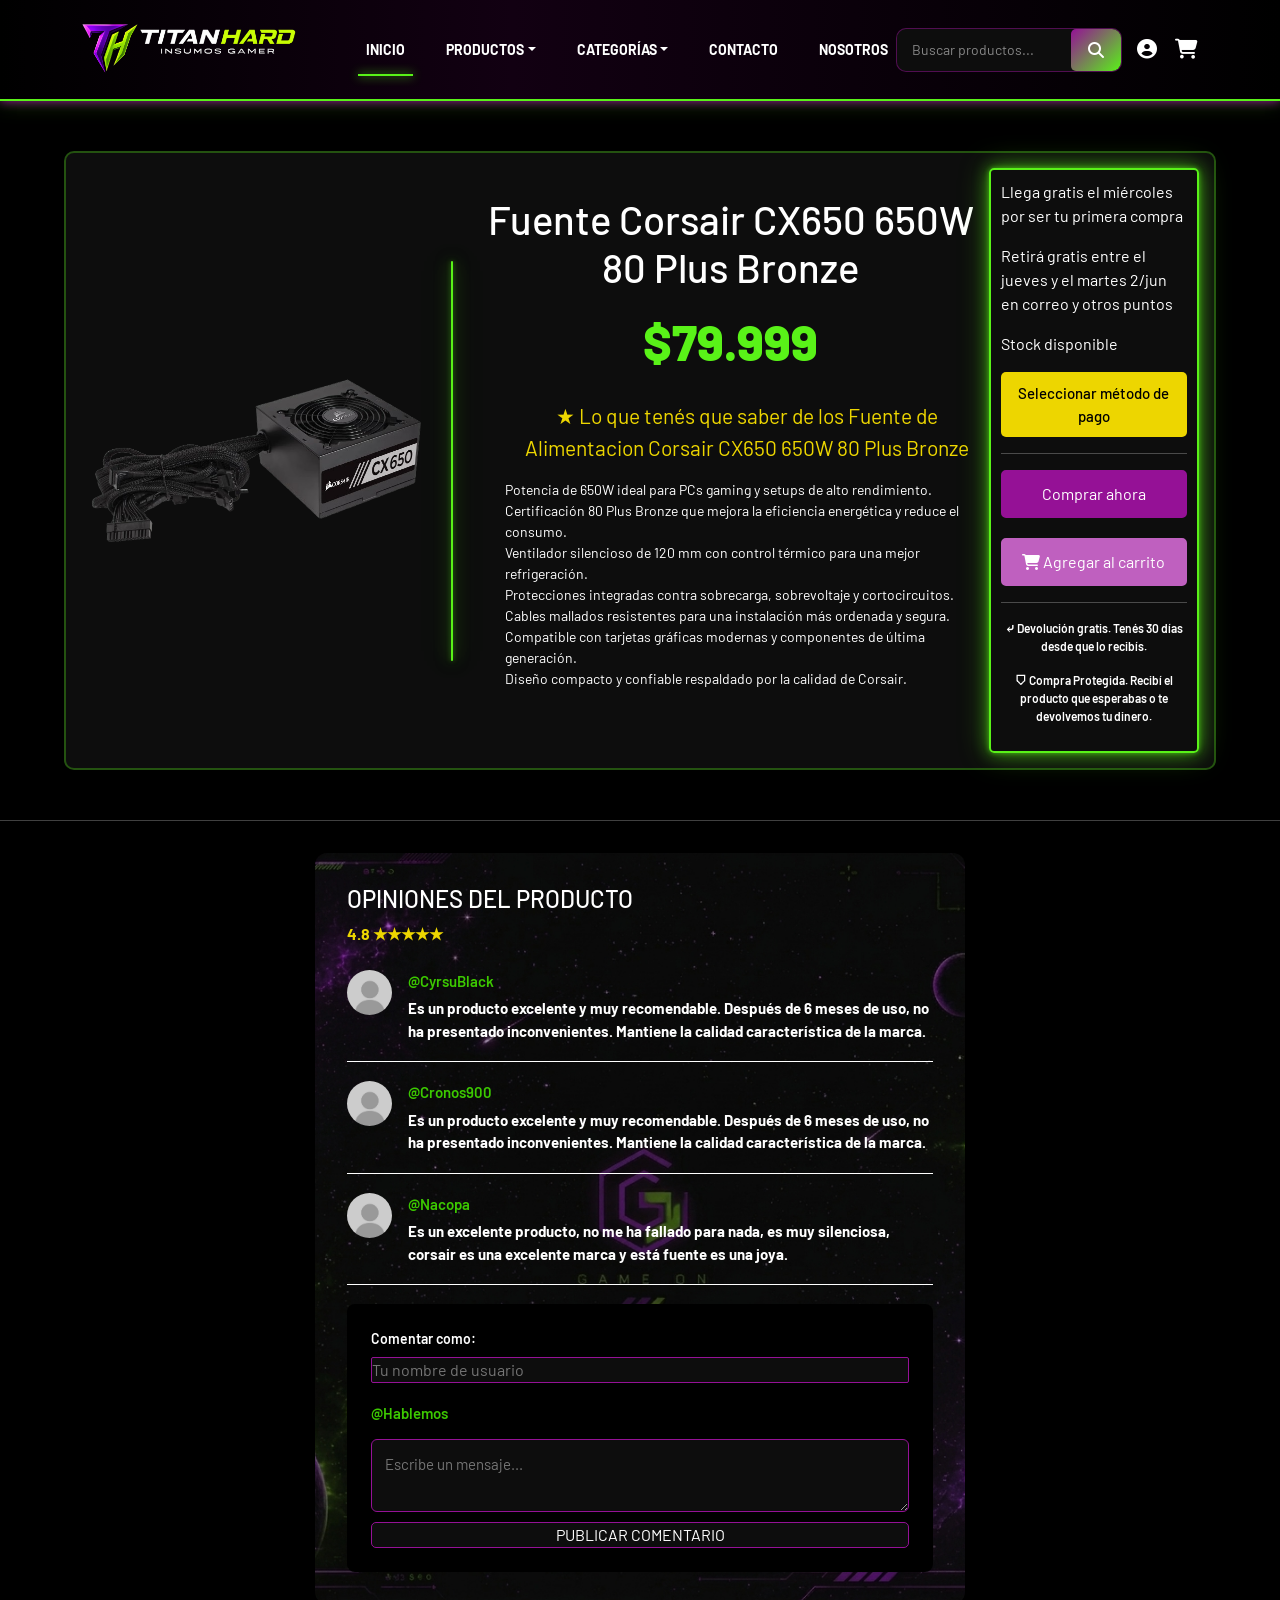
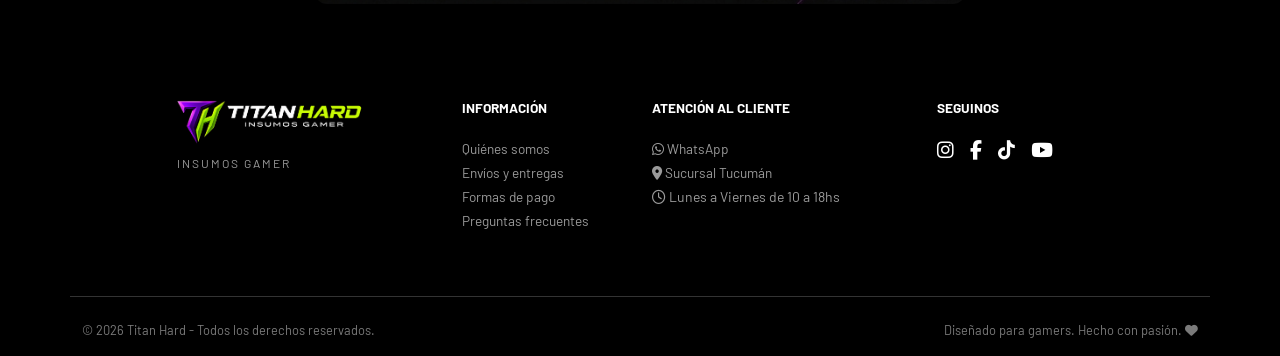
<file: pages/producto_fuente-de-alimentacion.html>
<!doctype html>
<html lang="es-AR">
<head>
    <meta charset="UTF-8">
    <meta name="viewport" content="width=device-width, initial-scale=1.0">
    <meta name="description" content="Titan Hard">
    <meta name="author" content="Francisco Agustín Delgado">
    <title>Titan Hard - Tienda Gamer</title>
    <link href="https://cdn.jsdelivr.net/npm/bootstrap@5.3.8/dist/css/bootstrap.min.css" rel="stylesheet">
    <link rel="stylesheet" href="https://cdnjs.cloudflare.com/ajax/libs/font-awesome/6.5.0/css/all.min.css">
    <link rel="stylesheet" href="../css/style.css">
    <link rel="stylesheet" href="../css/productos.css">
    <link rel="icon" href="../assets/img/favicon.ico.ico" type="image/x-icon">
    <link rel="preconnect" href="https://fonts.googleapis.com">
    <link rel="preconnect" href="https://fonts.gstatic.com" crossorigin>
    <link
        href="https://fonts.googleapis.com/css2?family=Barlow:ital,wght@0,100;0,200;0,300;0,400;0,500;0,600;0,700;0,800;0,900;1,100;1,200;1,300;1,400;1,500;1,600;1,700;1,800;1,900&display=swap"
        rel="stylesheet">
</head>
<body>
    <header>
        <nav class="navbar navbar-expand-lg navbarCustom">
            <div class="container">
                <a class="navbar-brand" href="../index.html">
                    <img src="../assets/img/LogoHome.png" alt="TitanHard" class="logoNavbar img-fluid">
                </a>
                <button class="navbar-toggler" type="button" data-bs-toggle="collapse" data-bs-target="#navbarContent">
                    <span class="navbar-toggler-icon"></span>
                </button>
                <div class="collapse navbar-collapse" id="navbarContent">
                    <ul class="navbar-nav navbarLinks">
                        <li class="nav-item"><a class="nav-link active" href="../index.html">INICIO</a></li>
                        <li class="nav-item dropdown">
                            <a class="nav-link dropdown-toggle" href="#" data-bs-toggle="dropdown">PRODUCTOS</a>
                            <ul class="dropdown-menu dropdownMenuCustom">
                                <li><a class="dropdown-item" href="../pages/producto_teclado.html">Teclados</a></li>
                                <li><a class="dropdown-item" href="../pages/producto_mouse.html">Mouses</a></li>
                                <li><a class="dropdown-item" href="../pages/producto_auriculares.html">Auriculares</a></li>
                                <li><a class="dropdown-item" href="../pages/error-404.html">Mousepad</a></li>
                                <li><a class="dropdown-item" href="../pages/error-404.html">Webcam</a></li>
                                <li><a class="dropdown-item" href="../pages/error-404.html">Cables</a></li>
                            </ul>
                        </li>
                        <li class="nav-item dropdown">
                            <a class="nav-link dropdown-toggle" href="pages/"
                                data-bs-toggle="dropdown">CATEGORÍAS</a>
                            <ul class="dropdown-menu dropdownMenuCustom">
                                
                                <li><a class="dropdown-item" href="./categorias-placas.html">Placas de
                                        Video</a></li>
                                <li><a class="dropdown-item"
                                        href="./categorias-procesadores.html">Procesadores</a></li>
                            </ul>
                        </li>
                        <li class="nav-item"><a class="nav-link" href="../pages/contacto.html">CONTACTO</a></li>
                        <li class="nav-item"><a class="nav-link" href="../pages/nosotros.html">NOSOTROS</a></li>
                    </ul>
                    <div class="navbarRight">
                        <form class="searchBox">
                            <input type="text" placeholder="Buscar productos...">
                            <button type="submit"><i class="fa-solid fa-magnifying-glass"></i></button>
                        </form>
                        <div class="navbarIcons">
                            <a href="login.html"><i class="fa-solid fa-circle-user"></i></a>
                            <a href="#modalCarrito"><i class="fa-solid fa-cart-shopping"></i></a>
                        </div>
                    </div>
                </div>
            </div>
        </nav>
</header>
<main>
    <section>
        <article class="productos">
            <img src="../assets/img/fuente.png" alt="Fuente de Alimentacion Corsair CX650 650W 80 Plus Bronze">
               <div class="separador_producto"></div>
        <div class="info">
            <h1>Fuente Corsair CX650 650W 80 Plus Bronze</h1>
            <p class="precio">$79.999</p>
        <ul>
    <p>★ Lo que tenés que saber de los Fuente de Alimentacion Corsair CX650 650W 80 Plus Bronze</p>
    <li>Potencia de 650W ideal para PCs gaming y setups de alto rendimiento.</li>
    <li>Certificación 80 Plus Bronze que mejora la eficiencia energética y reduce el consumo.</li>
    <li>Ventilador silencioso de 120 mm con control térmico para una mejor refrigeración.</li>
    <li>Protecciones integradas contra sobrecarga, sobrevoltaje y cortocircuitos.</li>
    <li>Cables mallados resistentes para una instalación más ordenada y segura.</li>
    <li>Compatible con tarjetas gráficas modernas y componentes de última generación.</li>
    <li>Diseño compacto y confiable respaldado por la calidad de Corsair.</li>
        </ul>
    </p>
    </div>
    <div class="detalle_de_compra">
        <div class="info_compra">
        <p>Llega gratis el miércoles por ser tu primera compra</p>
        <p>Retirá gratis entre el jueves y el martes 2/jun en correo y otros puntos</p>
        <p>Stock disponible</p>
        <button type="button" class="abrir_modal" data-bs-toggle="modal" data-bs-target="#modalPago">
    Seleccionar método de pago
</button>
<div class="modal fade" id="modalPago" tabindex="-1" aria-hidden="true">
    <div class="modal-dialog modal-dialog-centered">
        <div class="modal-content modal_pago">
            <div class="modal-header">
                <h2 class="modal-title">Seleccione sus métodos de pago</h2>
                <button type="button" class="btn-close btn-close-white" data-bs-dismiss="modal"></button>
            </div>
            <div class="modal-body">
                <button class="metodo_pago">💳 Tarjeta de crédito</button>
                <button class="metodo_pago">📱 Mercado Pago</button>
            </div>
        </div>
    </div>
</div>
        </div>
        <hr>
                <a href="#modalCarrito" class="boton_1">
    Comprar ahora
</a>
<div id="modalCarrito" class="modalCarrito">
    <div class="carritoContenido">
        <a href="#" class="cerrarModal">
            <i class="fa-solid fa-xmark"></i>
        </a>
        <h2>Tu carrito</h2>
        <div class="productoCarrito">
            <img src="../assets/img/4060ti.png" alt="placa4060">
            <div class="infoProducto">
                <h3>Fuente Corsair CX650 650W 80 Plus Bronze</h3>
                <p>Cantidad: 1</p>
                <span>$79.999</span>
            </div>
        </div>
    </div>
    </div>
        <button type="button" class="boton_2"><i class="fa-solid fa-cart-shopping"></i> Agregar al carrito</button>
        <hr>
        <div class="info_compra_2">
        <p> ⤶ Devolución gratis. Tenés 30 días desde que lo recibís.</p>
        <p>⛉ Compra Protegida. Recibí el producto que esperabas o te devolvemos tu dinero.</p>
        </div>
    </div>
        </article>
        <hr>
        <section>
            <article class="foro_opiniones">
        <h2>OPINIONES DEL PRODUCTO</h2>
        <p>4.8 ★★★★★</p>
    <div class="comentarios">
        <article class="comentario_personas">
            <img src="../assets/img/foto_de_perfil.jpg" alt="Avatar de usuario" class="avatar">
            <div class="contenido_comentario">
                <span class="nombre-usuario">@CyrsuBlack</span>
                <p>
                Es un producto excelente y muy recomendable. Después de 6 meses de uso, no ha presentado inconvenientes. Mantiene la calidad característica de la marca.
                </p>
            </div>
        </article>
        <article class="comentario_personas">
            <img src="../assets/img/foto_de_perfil.jpg" alt="Avatar de usuario" class="avatar">
            <div class="contenido_comentario">
                <span class="nombre-usuario">@Cronos900</span>
                <p>
                Es un producto excelente y muy recomendable. Después de 6 meses de uso, no ha presentado inconvenientes. Mantiene la calidad característica de la marca.
                </p>
            </div>
        </article>
        <article class="comentario_personas">
            <img src="../assets/img/foto_de_perfil.jpg" alt="Avatar de usuario" class="avatar">
            <div class="contenido_comentario">
                <span class="nombre-usuario">@Nacopa</span>
                <p>
                Es un excelente producto, no me ha fallado para nada, es muy silenciosa, corsair es una excelente marca y está fuente es una joya.
                </p>
            </div>
        </article>
    </div>
    <form class="form_comentario">
        <div class="fila-form">
            <label for="usuario">Comentar como:</label>
            <input
                type="text"
                id="usuario"
                placeholder="Tu nombre de usuario"
                minlength="3"
                maxlength="100"
                required
            >
        </div>
        <div class="campo_mensaje">
            <span class="nombre-usuario">@Hablemos</span>
            <textarea
                placeholder="Escribe un mensaje..."
                required
            ></textarea>
            <button type="submit">
                PUBLICAR COMENTARIO
            </button>
        </div>
    </form>
            </article>
    </section>
</main>
<footer>
            <footer class="footerCustom mt-5 pt-5 pb-3">
            <div class="container">
                <div class="row gy-4 justify-content-center">
                    <div class="col-12 col-lg-3 text-center text-lg-start">
                        <a href="../index.html">
                            <img src="../assets/img/LogoHome.png" alt="TitanHard" class="logoFooter img-fluid mb-2" />
                        </a>
                        <p class="footerSubLogo">INSUMOS GAMER</p>
                    </div>
                    <div class="col-12 col-sm-6 col-lg-2 text-center text-lg-start">
                        <h6 class="footerTitle">INFORMACIÓN</h6>
                        <ul class="list-unstyled footerLinks">
                            <li><a href="../pages/Nosotros.html" target="_blank">Quiénes somos</a></li>
                            <li><a href="../pages/error-404.html" target="_blank">Envíos y entregas</a></li>
                            <li><a href="../pages/error-404.html" target="_blank">Formas de pago</a></li>
                            <li><a href="../pages/error-404.html" target="_blank">Preguntas frecuentes</a></li>
                        </ul>
                    </div>
                    <div class="col-12 col-sm-6 col-lg-3 text-center text-lg-start">
                        <h6 class="footerTitle">ATENCIÓN AL CLIENTE</h6>
                        <ul class="list-unstyled footerLinks footerContact">
                            <li><a href="https://web.whatsapp.com"><i class="fa-brands fa-whatsapp"></i> WhatsApp</a>
                            </li>
                            <li><a href="https://www.google.com/maps" target="_blank"><i
                                        class="fa-solid fa-location-dot"></i> Sucursal
                                    Tucumán</a></li>
                            <li><span class="footerSchedule"><i class="fa-regular fa-clock"></i> Lunes a Viernes de 10 a
                                    18hs</span></li>
                        </ul>
                    </div>
                    <div class="col-12 col-sm-6 col-lg-2 text-center text-lg-start">
                        <h6 class="footerTitle">SEGUINOS</h6>
                        <div class="footerSocials d-flex justify-content-center justify-content-lg-start gap-3">
                            <a href="https://www.instagram.com" target="_blank"><i
                                    class="fa-brands fa-instagram"></i></a>
                            <a href="https://www.facebook.com" target="_blank"><i
                                    class="fa-brands fa-facebook-f"></i></a>
                            <a href="https://www.tiktok.com" target="_blank"><i class="fa-brands fa-tiktok"></i></a>
                            <a href="https://www.youtube.com" target="_blank"><i class="fa-brands fa-youtube"></i></a>
                        </div>
                    </div>
                </div>
                <div class="row mt-5 pt-4 footerBottom">
                    <div class="col-12 col-md-6 text-center text-md-start">
                        <p>© 2026 Titan Hard - Todos los derechos reservados.</p>
                    </div>
                    <div class="col-12 col-md-6 text-center text-md-end">
                        <p>Diseñado para gamers. Hecho con pasión. <i class="fa-solid fa-heart"></i></p>
                    </div>
                </div>
            </div>
</footer>
<script src="https://cdn.jsdelivr.net/npm/bootstrap@5.3.8/dist/js/bootstrap.bundle.min.js"></script>
</file>
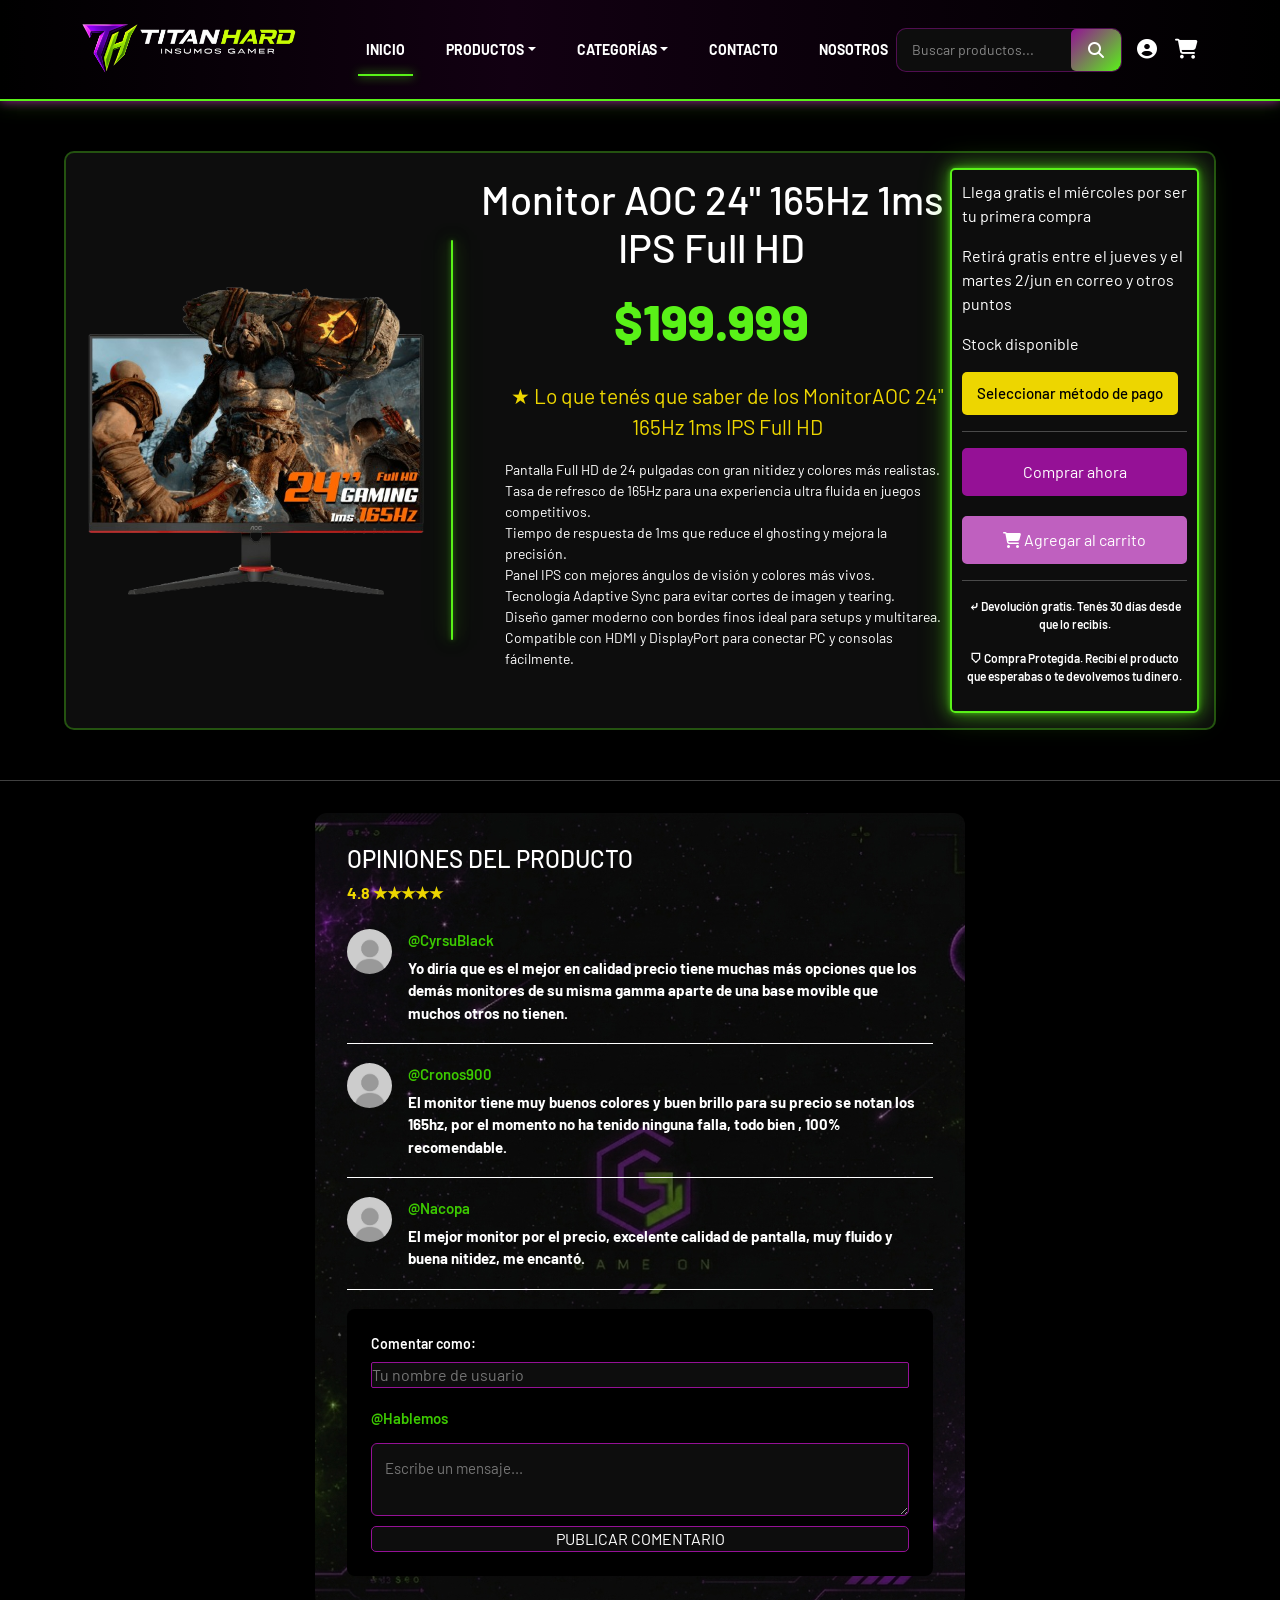
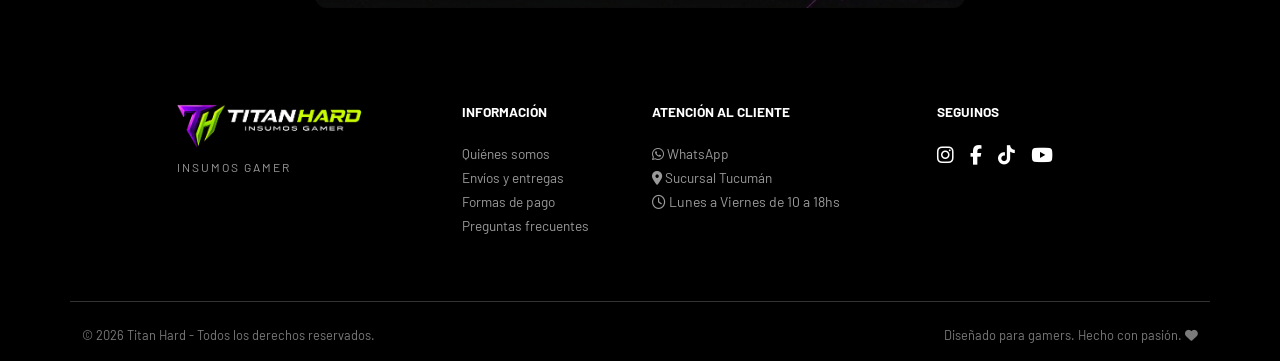
<file: pages/producto_monitor.html>
<!doctype html>
<html lang="es-AR">
<head>
    <meta charset="UTF-8">
    <meta name="viewport" content="width=device-width, initial-scale=1.0">
    <meta name="description" content="Titan Hard">
    <meta name="author" content="Francisco Agustín Delgado">
    <title>Titan Hard - Tienda Gamer</title>
    <link href="https://cdn.jsdelivr.net/npm/bootstrap@5.3.8/dist/css/bootstrap.min.css" rel="stylesheet">
    <link rel="stylesheet" href="https://cdnjs.cloudflare.com/ajax/libs/font-awesome/6.5.0/css/all.min.css">
    <link rel="stylesheet" href="../css/style.css">
    <link rel="stylesheet" href="../css/productos.css">
    <link rel="icon" href="../assets/img/favicon.ico.ico" type="image/x-icon">
    <link rel="preconnect" href="https://fonts.googleapis.com">
    <link rel="preconnect" href="https://fonts.gstatic.com" crossorigin>
    <link
        href="https://fonts.googleapis.com/css2?family=Barlow:ital,wght@0,100;0,200;0,300;0,400;0,500;0,600;0,700;0,800;0,900;1,100;1,200;1,300;1,400;1,500;1,600;1,700;1,800;1,900&display=swap"
        rel="stylesheet">
</head>
<body>
    <header>
        <nav class="navbar navbar-expand-lg navbarCustom">
            <div class="container">
                <a class="navbar-brand" href="../index.html">
                    <img src="../assets/img/LogoHome.png" alt="TitanHard" class="logoNavbar img-fluid">
                </a>
                <button class="navbar-toggler" type="button" data-bs-toggle="collapse" data-bs-target="#navbarContent">
                    <span class="navbar-toggler-icon"></span>
                </button>
                <div class="collapse navbar-collapse" id="navbarContent">
                    <ul class="navbar-nav navbarLinks">
                        <li class="nav-item"><a class="nav-link active" href="../index.html">INICIO</a></li>
                        <li class="nav-item dropdown">
                            <a class="nav-link dropdown-toggle" href="#" data-bs-toggle="dropdown">PRODUCTOS</a>
                            <ul class="dropdown-menu dropdownMenuCustom">
                                <li><a class="dropdown-item" href="../pages/producto_teclado.html">Teclados</a></li>
                                <li><a class="dropdown-item" href="../pages/producto_mouse.html">Mouses</a></li>
                                <li><a class="dropdown-item" href="../pages/producto_auriculares.html">Auriculares</a></li>
                                <li><a class="dropdown-item" href="../pages/error-404.html">Mousepad</a></li>
                                <li><a class="dropdown-item" href="../pages/error-404.html">Webcam</a></li>
                                <li><a class="dropdown-item" href="../pages/error-404.html">Cables</a></li>
                            </ul>
                        </li>
                        <li class="nav-item dropdown">
                            <a class="nav-link dropdown-toggle" href="pages/"
                                data-bs-toggle="dropdown">CATEGORÍAS</a>
                            <ul class="dropdown-menu dropdownMenuCustom">
                                
                                <li><a class="dropdown-item" href="./categorias-placas.html">Placas de
                                        Video</a></li>
                                <li><a class="dropdown-item"
                                        href="./categorias-procesadores.html">Procesadores</a></li>
                            </ul>
                        </li>
                        <li class="nav-item"><a class="nav-link" href="../pages/contacto.html">CONTACTO</a></li>
                        <li class="nav-item"><a class="nav-link" href="../pages/nosotros.html">NOSOTROS</a></li>
                    </ul>
                    <div class="navbarRight">
                        <form class="searchBox">
                            <input type="text" placeholder="Buscar productos...">
                            <button type="submit"><i class="fa-solid fa-magnifying-glass"></i></button>
                        </form>
                        <div class="navbarIcons">
                            <a href="login.html"><i class="fa-solid fa-circle-user"></i></a>
                            <a href="#modalCarrito"><i class="fa-solid fa-cart-shopping"></i></a>
                        </div>
                    </div>
                </div>
            </div>
        </nav>
</header>
<main>
    <section>
        <article class="productos">
            <img src="../assets/img/Aoc24.png" alt=" Monitor AOC 24 165Hz 1ms IPS Full HD">
               <div class="separador_producto"></div>
        <div class="info">
            <h1>Monitor AOC 24" 165Hz 1ms IPS Full HD</h1>
            <p class="precio">$199.999</p>
        <ul>
    <p>★ Lo que tenés que saber de los MonitorAOC 24" 165Hz 1ms IPS Full HD</p>
    <li>Pantalla Full HD de 24 pulgadas con gran nitidez y colores más realistas.</li>
    <li>Tasa de refresco de 165Hz para una experiencia ultra fluida en juegos competitivos.</li>
    <li>Tiempo de respuesta de 1ms que reduce el ghosting y mejora la precisión.</li>
    <li>Panel IPS con mejores ángulos de visión y colores más vivos.</li>
    <li>Tecnología Adaptive Sync para evitar cortes de imagen y tearing.</li>
    <li>Diseño gamer moderno con bordes finos ideal para setups y multitarea.</li>
    <li>Compatible con HDMI y DisplayPort para conectar PC y consolas fácilmente.</li>
        </ul>
    </p>
    </div>
    <div class="detalle_de_compra">
        <div class="info_compra">
        <p>Llega gratis el miércoles por ser tu primera compra</p>
        <p>Retirá gratis entre el jueves y el martes 2/jun en correo y otros puntos</p>
        <p>Stock disponible</p>
        <button type="button" class="abrir_modal" data-bs-toggle="modal" data-bs-target="#modalPago">
    Seleccionar método de pago
</button>
<div class="modal fade" id="modalPago" tabindex="-1" aria-hidden="true">
    <div class="modal-dialog modal-dialog-centered">
        <div class="modal-content modal_pago">
            <div class="modal-header">
                <h2 class="modal-title">Seleccione sus métodos de pago</h2>
                <button type="button" class="btn-close btn-close-white" data-bs-dismiss="modal"></button>
            </div>
            <div class="modal-body">
                <button class="metodo_pago">💳 Tarjeta de crédito</button>
                <button class="metodo_pago">📱 Mercado Pago</button>
            </div>
        </div>
    </div>
</div>
        </div>
        <hr>
                <a href="#modalCarrito" class="boton_1">
    Comprar ahora
</a>
<div id="modalCarrito" class="modalCarrito">
    <div class="carritoContenido">
        <a href="#" class="cerrarModal">
            <i class="fa-solid fa-xmark"></i>
        </a>
        <h2>Tu carrito</h2>
        <div class="productoCarrito">
            <img src="../assets/img/Aoc24.png" alt="placa4060">
            <div class="infoProducto">
                <h3>Monitor AOC 24" 165Hz 1ms IPS Full HD</h3>
                <p>Cantidad: 1</p>
                <span>$199.999</span>
            </div>
        </div>
    </div>
    </div>
        <button type="button" class="boton_2"><i class="fa-solid fa-cart-shopping"></i> Agregar al carrito</button>
        <hr>
        <div class="info_compra_2">
        <p> ⤶ Devolución gratis. Tenés 30 días desde que lo recibís.</p>
        <p>⛉ Compra Protegida. Recibí el producto que esperabas o te devolvemos tu dinero.</p>
        </div>
    </div>
        </article>
        <hr>
        <section>
            <article class="foro_opiniones">
        <h2>OPINIONES DEL PRODUCTO</h2>
        <p>4.8 ★★★★★</p>
    <div class="comentarios">
        <article class="comentario_personas">
            <img src="../assets/img/foto_de_perfil.jpg" alt="Avatar de usuario" class="avatar">
            <div class="contenido_comentario">
                <span class="nombre-usuario">@CyrsuBlack</span>
                <p>
                Yo diría que es el mejor en calidad precio tiene muchas más opciones que los demás monitores de su misma gamma aparte de una base movible que muchos otros no tienen.
            </div>
        </article>
        <article class="comentario_personas">
            <img src="../assets/img/foto_de_perfil.jpg" alt="Avatar de usuario" class="avatar">
            <div class="contenido_comentario">
                <span class="nombre-usuario">@Cronos900</span>
                <p>
                El monitor tiene muy buenos colores y buen brillo para su precio se notan los 165hz, por el momento no ha tenido ninguna falla, todo bien , 100% recomendable.
                </p>
            </div>
        </article>
        <article class="comentario_personas">
            <img src="../assets/img/foto_de_perfil.jpg" alt="Avatar de usuario" class="avatar">
            <div class="contenido_comentario">
                <span class="nombre-usuario">@Nacopa</span>
                <p>
                El mejor monitor por el precio, excelente calidad de pantalla, muy fluido y buena nitidez, me encantó.
                </p>
            </div>
        </article>
    </div>
    <form class="form_comentario">
        <div class="fila-form">
            <label for="usuario">Comentar como:</label>
            <input
                type="text"
                id="usuario"
                placeholder="Tu nombre de usuario"
                minlength="3"
                maxlength="100"
                required
            >
        </div>
        <div class="campo_mensaje">
            <span class="nombre-usuario">@Hablemos</span>
            <textarea
                placeholder="Escribe un mensaje..."
                required
            ></textarea>
            <button type="submit">
                PUBLICAR COMENTARIO
            </button>
        </div>
    </form>
            </article>
    </section>
</main>
<footer>
            <footer class="footerCustom mt-5 pt-5 pb-3">
            <div class="container">
                <div class="row gy-4 justify-content-center">
                    <div class="col-12 col-lg-3 text-center text-lg-start">
                        <a href="../index.html">
                            <img src="../assets/img/LogoHome.png" alt="TitanHard" class="logoFooter img-fluid mb-2" />
                        </a>
                        <p class="footerSubLogo">INSUMOS GAMER</p>
                    </div>
                    <div class="col-12 col-sm-6 col-lg-2 text-center text-lg-start">
                        <h6 class="footerTitle">INFORMACIÓN</h6>
                        <ul class="list-unstyled footerLinks">
                            <li><a href="../pages/Nosotros.html" target="_blank">Quiénes somos</a></li>
                            <li><a href="../pages/error-404.html" target="_blank">Envíos y entregas</a></li>
                            <li><a href="../pages/error-404.html" target="_blank">Formas de pago</a></li>
                            <li><a href="../pages/error-404.html" target="_blank">Preguntas frecuentes</a></li>
                        </ul>
                    </div>
                    <div class="col-12 col-sm-6 col-lg-3 text-center text-lg-start">
                        <h6 class="footerTitle">ATENCIÓN AL CLIENTE</h6>
                        <ul class="list-unstyled footerLinks footerContact">
                            <li><a href="https://web.whatsapp.com"><i class="fa-brands fa-whatsapp"></i> WhatsApp</a>
                            </li>
                            <li><a href="https://www.google.com/maps" target="_blank"><i
                                        class="fa-solid fa-location-dot"></i> Sucursal
                                    Tucumán</a></li>
                            <li><span class="footerSchedule"><i class="fa-regular fa-clock"></i> Lunes a Viernes de 10 a
                                    18hs</span></li>
                        </ul>
                    </div>
                    <div class="col-12 col-sm-6 col-lg-2 text-center text-lg-start">
                        <h6 class="footerTitle">SEGUINOS</h6>
                        <div class="footerSocials d-flex justify-content-center justify-content-lg-start gap-3">
                            <a href="https://www.instagram.com" target="_blank"><i
                                    class="fa-brands fa-instagram"></i></a>
                            <a href="https://www.facebook.com" target="_blank"><i
                                    class="fa-brands fa-facebook-f"></i></a>
                            <a href="https://www.tiktok.com" target="_blank"><i class="fa-brands fa-tiktok"></i></a>
                            <a href="https://www.youtube.com" target="_blank"><i class="fa-brands fa-youtube"></i></a>
                        </div>
                    </div>
                </div>
                <div class="row mt-5 pt-4 footerBottom">
                    <div class="col-12 col-md-6 text-center text-md-start">
                        <p>© 2026 Titan Hard - Todos los derechos reservados.</p>
                    </div>
                    <div class="col-12 col-md-6 text-center text-md-end">
                        <p>Diseñado para gamers. Hecho con pasión. <i class="fa-solid fa-heart"></i></p>
                    </div>
                </div>
            </div>
</footer>
<script src="https://cdn.jsdelivr.net/npm/bootstrap@5.3.8/dist/js/bootstrap.bundle.min.js"></script>
</file>
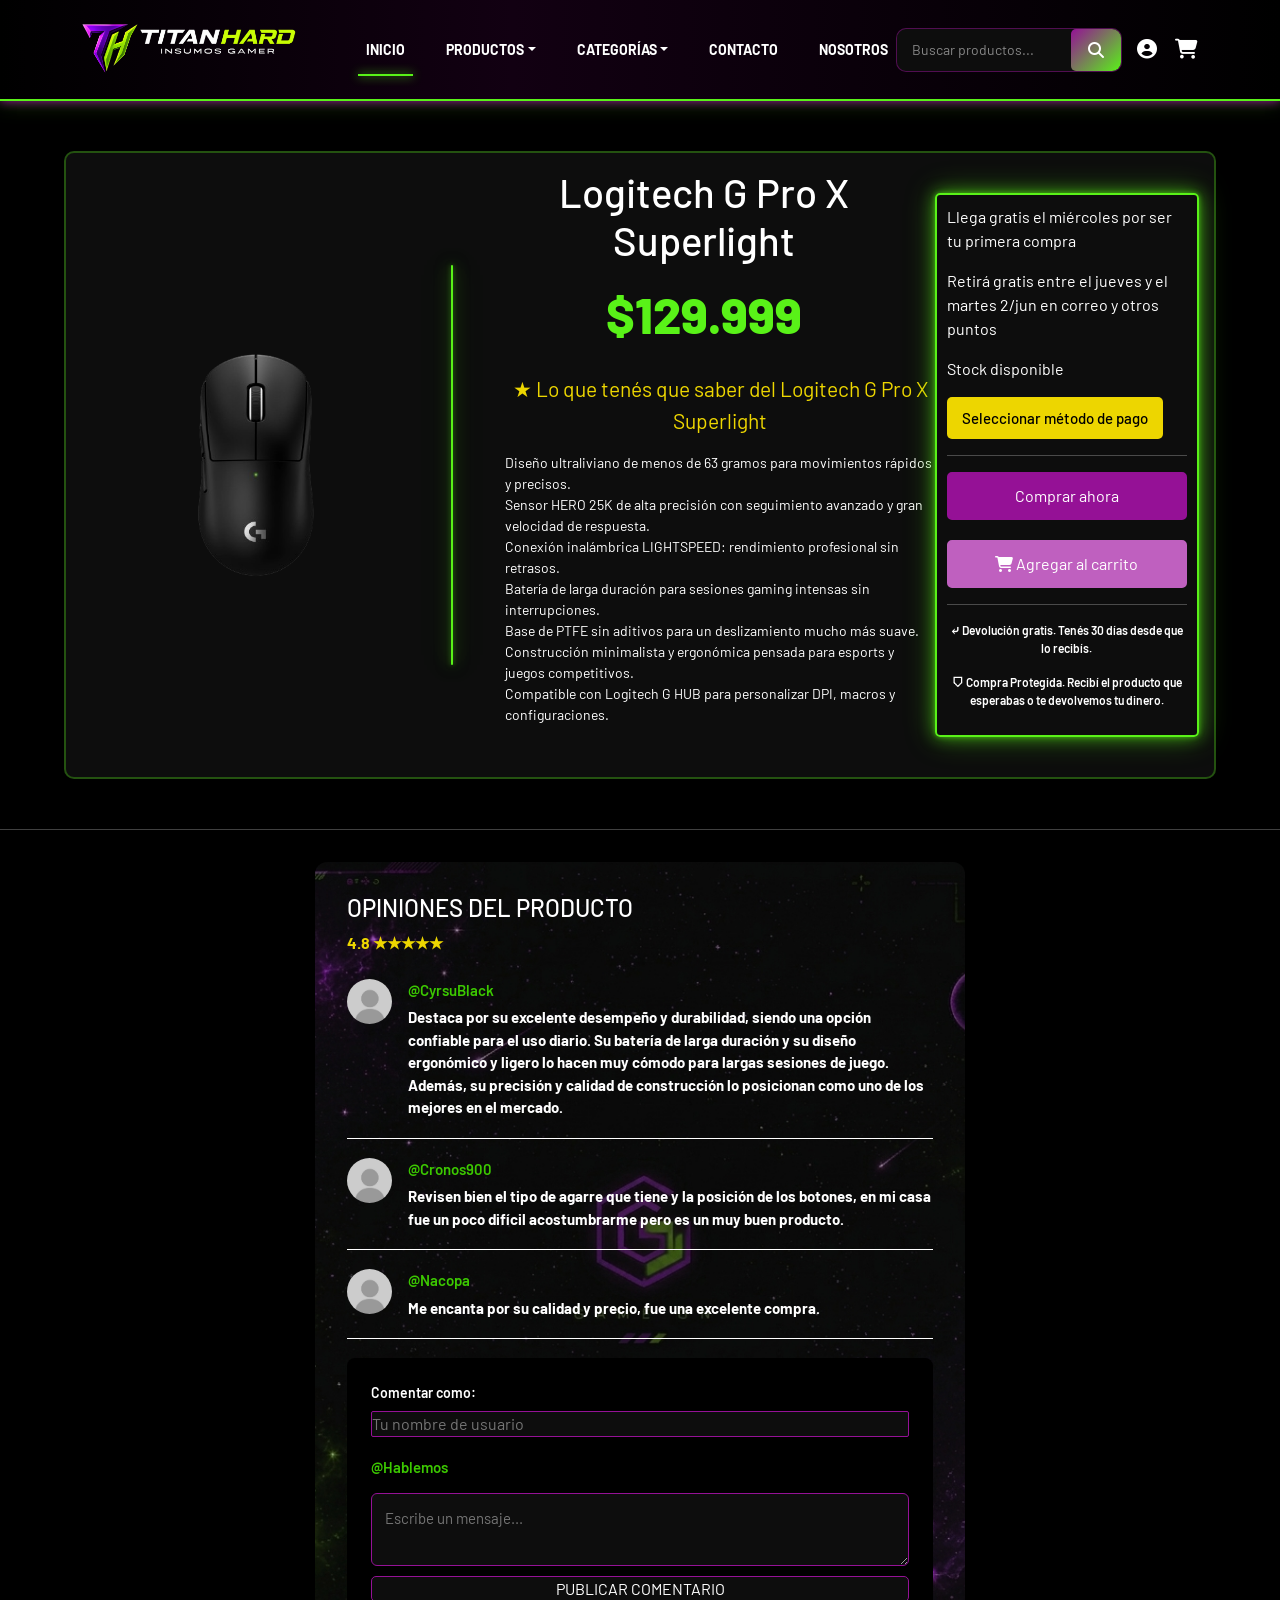
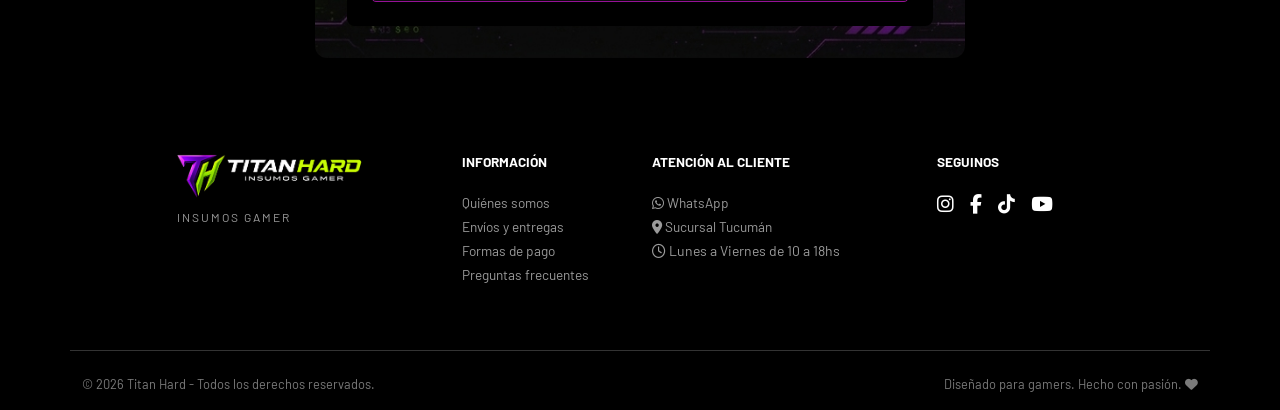
<file: pages/producto_mouse.html>
<!doctype html>
<html lang="es-AR">
<head>
    <meta charset="UTF-8">
    <meta name="viewport" content="width=device-width, initial-scale=1.0">
    <meta name="description" content="Titan Hard">
    <meta name="author" content="Francisco Agustín Delgado">
    <title>Titan Hard - Tienda Gamer</title>
    <link href="https://cdn.jsdelivr.net/npm/bootstrap@5.3.8/dist/css/bootstrap.min.css" rel="stylesheet">
    <link rel="stylesheet" href="https://cdnjs.cloudflare.com/ajax/libs/font-awesome/6.5.0/css/all.min.css">
    <link rel="stylesheet" href="../css/style.css">
    <link rel="stylesheet" href="../css/productos.css">
    <link rel="icon" href="../assets/img/favicon.ico.ico" type="image/x-icon">
    <link rel="preconnect" href="https://fonts.googleapis.com">
    <link rel="preconnect" href="https://fonts.gstatic.com" crossorigin>
    <link
        href="https://fonts.googleapis.com/css2?family=Barlow:ital,wght@0,100;0,200;0,300;0,400;0,500;0,600;0,700;0,800;0,900;1,100;1,200;1,300;1,400;1,500;1,600;1,700;1,800;1,900&display=swap"
        rel="stylesheet">
</head>
<body>
    <header>
        <nav class="navbar navbar-expand-lg navbarCustom">
            <div class="container">
                <a class="navbar-brand" href="../index.html">
                    <img src="../assets/img/LogoHome.png" alt="TitanHard" class="logoNavbar img-fluid">
                </a>
                <button class="navbar-toggler" type="button" data-bs-toggle="collapse" data-bs-target="#navbarContent">
                    <span class="navbar-toggler-icon"></span>
                </button>
                <div class="collapse navbar-collapse" id="navbarContent">
                    <ul class="navbar-nav navbarLinks">
                        <li class="nav-item"><a class="nav-link active" href="../index.html">INICIO</a></li>
                        <li class="nav-item dropdown">
                            <a class="nav-link dropdown-toggle" href="#" data-bs-toggle="dropdown">PRODUCTOS</a>
                            <ul class="dropdown-menu dropdownMenuCustom">
                                <li><a class="dropdown-item" href="../pages/producto_teclado.html">Teclados</a></li>
                                <li><a class="dropdown-item" href="../pages/producto_mouse.html">Mouses</a></li>
                                <li><a class="dropdown-item" href="../pages/producto_auriculares.html">Auriculares</a></li>
                                <li><a class="dropdown-item" href="../pages/error-404.html">Mousepad</a></li>
                                <li><a class="dropdown-item" href="../pages/error-404.html">Webcam</a></li>
                                <li><a class="dropdown-item" href="../pages/error-404.html">Cables</a></li>
                            </ul>
                        </li>
                        <li class="nav-item dropdown">
                            <a class="nav-link dropdown-toggle" href=""
                                data-bs-toggle="dropdown">CATEGORÍAS</a>
                            <ul class="dropdown-menu dropdownMenuCustom">
                                
                                <li><a class="dropdown-item" href="./categorias-placas.html">Placas de
                                        Video</a></li>
                                <li><a class="dropdown-item"
                                        href="./categorias-procesadores.html">Procesadores</a></li>
                            </ul>
                        </li>
                        <li class="nav-item"><a class="nav-link" href="../pages/contacto.html">CONTACTO</a></li>
                        <li class="nav-item"><a class="nav-link" href="../pages/nosotros.html">NOSOTROS</a></li>
                    </ul>
                    <div class="navbarRight">
                        <form class="searchBox">
                            <input type="text" placeholder="Buscar productos...">
                            <button type="submit"><i class="fa-solid fa-magnifying-glass"></i></button>
                        </form>
                        <div class="navbarIcons">
                            <a href="login.html"><i class="fa-solid fa-circle-user"></i></a>
                            <a href="#modalCarrito"><i class="fa-solid fa-cart-shopping"></i></a>
                        </div>
                    </div>
                </div>
            </div>
        </nav>
</header>
<main>
    <section>
        <article class="productos">
            <img src="../assets/img/G-pro.png" alt="Logitech G Pro X Superlight">
               <div class="separador_producto"></div>
        <div class="info">
            <h1>Logitech G Pro X Superlight</h1>
            <p class="precio">$129.999</p>
        <ul> <p>★ Lo que tenés que saber del Logitech G Pro X Superlight</p>
    <li>Diseño ultraliviano de menos de 63 gramos para movimientos rápidos y precisos.</li>
    <li>Sensor HERO 25K de alta precisión con seguimiento avanzado y gran velocidad de respuesta.</li>
    <li>Conexión inalámbrica LIGHTSPEED: rendimiento profesional sin retrasos.</li>
    <li>Batería de larga duración para sesiones gaming intensas sin interrupciones.</li>
    <li>Base de PTFE sin aditivos para un deslizamiento mucho más suave.</li>
    <li>Construcción minimalista y ergonómica pensada para esports y juegos competitivos.</li>
    <li>Compatible con Logitech G HUB para personalizar DPI, macros y configuraciones.</li>
        </ul>
    </p>
    </div>
    <div class="detalle_de_compra">
        <div class="info_compra">
        <p>Llega gratis el miércoles por ser tu primera compra</p>
        <p>Retirá gratis entre el jueves y el martes 2/jun en correo y otros puntos</p>
        <p>Stock disponible</p>
        <button type="button" class="abrir_modal" data-bs-toggle="modal" data-bs-target="#modalPago">
    Seleccionar método de pago
</button>
<div class="modal fade" id="modalPago" tabindex="-1" aria-hidden="true">
    <div class="modal-dialog modal-dialog-centered">
        <div class="modal-content modal_pago">
            <div class="modal-header">
                <h2 class="modal-title">Seleccione sus métodos de pago</h2>
                <button type="button" class="btn-close btn-close-white" data-bs-dismiss="modal"></button>
            </div>
            <div class="modal-body">
                <button class="metodo_pago">💳 Tarjeta de crédito</button>
                <button class="metodo_pago">📱 Mercado Pago</button>
            </div>
        </div>
    </div>
</div>
        </div>
        <hr>
                <a href="#modalCarrito" class="boton_1">
    Comprar ahora
</a>
<div id="modalCarrito" class="modalCarrito">
    <div class="carritoContenido">
        <a href="#" class="cerrarModal">
            <i class="fa-solid fa-xmark"></i>
        </a>
        <h2>Tu carrito</h2>
        <div class="productoCarrito">
            <img src="../assets/img/G-pro.png" alt="placa4060">
            <div class="infoProducto">
                <h3>Logitech G Pro X Superlight</h3>
                <p>Cantidad: 1</p>
                <span>$129.999</span>
            </div>
        </div>
    </div>
    </div>
        <button type="button" class="boton_2"><i class="fa-solid fa-cart-shopping"></i> Agregar al carrito</button>
        <hr>
        <div class="info_compra_2">
        <p> ⤶ Devolución gratis. Tenés 30 días desde que lo recibís.</p>
        <p>⛉ Compra Protegida. Recibí el producto que esperabas o te devolvemos tu dinero.</p>
        </div>
    </div>
        </article>
        <hr>
        <section>
            <article class="foro_opiniones">
        <h2>OPINIONES DEL PRODUCTO</h2>
        <p>4.8 ★★★★★</p>
    <div class="comentarios">
        <article class="comentario_personas">
            <img src="../assets/img/foto_de_perfil.jpg" alt="Avatar de usuario" class="avatar">
            <div class="contenido_comentario">
                <span class="nombre-usuario">@CyrsuBlack</span>
                <p>
                Destaca por su excelente desempeño y durabilidad, siendo una opción confiable para el uso diario. Su batería de larga duración y su diseño ergonómico y ligero lo hacen muy cómodo para largas sesiones de juego. Además, su precisión y calidad de construcción lo posicionan como uno de los mejores en el mercado.
                </p>
            </div>
        </article>
        <article class="comentario_personas">
            <img src="../assets/img/foto_de_perfil.jpg" alt="Avatar de usuario" class="avatar">
            <div class="contenido_comentario">
                <span class="nombre-usuario">@Cronos900</span>
                <p>
                Revisen bien el tipo de agarre que tiene y la posición de los botones, en mi casa fue un poco difícil acostumbrarme pero es un muy buen producto.  
                </p>
            </div>
        </article>
        <article class="comentario_personas">
            <img src="../assets/img/foto_de_perfil.jpg" alt="Avatar de usuario" class="avatar">
            <div class="contenido_comentario">
                <span class="nombre-usuario">@Nacopa</span>
                <p>
                Me encanta por su calidad y precio, fue una excelente compra.
                </p>
            </div>
        </article>
    </div>
    <form class="form_comentario">
        <div class="fila-form">
            <label for="usuario">Comentar como:</label>
            <input
                type="text"
                id="usuario"
                placeholder="Tu nombre de usuario"
                minlength="3"
                maxlength="100"
                required
            >
        </div>
        <div class="campo_mensaje">
            <span class="nombre-usuario">@Hablemos</span>
            <textarea
                placeholder="Escribe un mensaje..."
                required
            ></textarea>
            <button type="submit">
                PUBLICAR COMENTARIO
            </button>
        </div>
    </form>
            </article>
    </section>
</main>
<footer>
            <footer class="footerCustom mt-5 pt-5 pb-3">
            <div class="container">
                <div class="row gy-4 justify-content-center">
                    <div class="col-12 col-lg-3 text-center text-lg-start">
                        <a href="../index.html">
                            <img src="../assets/img/LogoHome.png" alt="TitanHard" class="logoFooter img-fluid mb-2" />
                        </a>
                        <p class="footerSubLogo">INSUMOS GAMER</p>
                    </div>
                    <div class="col-12 col-sm-6 col-lg-2 text-center text-lg-start">
                        <h6 class="footerTitle">INFORMACIÓN</h6>
                        <ul class="list-unstyled footerLinks">
                            <li><a href="../pages/Nosotros.html" target="_blank">Quiénes somos</a></li>
                            <li><a href="../pages/error-404.html" target="_blank">Envíos y entregas</a></li>
                            <li><a href="../pages/error-404.html" target="_blank">Formas de pago</a></li>
                            <li><a href="../pages/error-404.html" target="_blank">Preguntas frecuentes</a></li>
                        </ul>
                    </div>
                    <div class="col-12 col-sm-6 col-lg-3 text-center text-lg-start">
                        <h6 class="footerTitle">ATENCIÓN AL CLIENTE</h6>
                        <ul class="list-unstyled footerLinks footerContact">
                            <li><a href="https://web.whatsapp.com"><i class="fa-brands fa-whatsapp"></i> WhatsApp</a>
                            </li>
                            <li><a href="https://www.google.com/maps" target="_blank"><i
                                        class="fa-solid fa-location-dot"></i> Sucursal
                                    Tucumán</a></li>
                            <li><span class="footerSchedule"><i class="fa-regular fa-clock"></i> Lunes a Viernes de 10 a
                                    18hs</span></li>
                        </ul>
                    </div>
                    <div class="col-12 col-sm-6 col-lg-2 text-center text-lg-start">
                        <h6 class="footerTitle">SEGUINOS</h6>
                        <div class="footerSocials d-flex justify-content-center justify-content-lg-start gap-3">
                            <a href="https://www.instagram.com" target="_blank"><i
                                    class="fa-brands fa-instagram"></i></a>
                            <a href="https://www.facebook.com" target="_blank"><i
                                    class="fa-brands fa-facebook-f"></i></a>
                            <a href="https://www.tiktok.com" target="_blank"><i class="fa-brands fa-tiktok"></i></a>
                            <a href="https://www.youtube.com" target="_blank"><i class="fa-brands fa-youtube"></i></a>
                        </div>
                    </div>
                </div>
                <div class="row mt-5 pt-4 footerBottom">
                    <div class="col-12 col-md-6 text-center text-md-start">
                        <p>© 2026 Titan Hard - Todos los derechos reservados.</p>
                    </div>
                    <div class="col-12 col-md-6 text-center text-md-end">
                        <p>Diseñado para gamers. Hecho con pasión. <i class="fa-solid fa-heart"></i></p>
                    </div>
                </div>
            </div>
</footer>
<script src="https://cdn.jsdelivr.net/npm/bootstrap@5.3.8/dist/js/bootstrap.bundle.min.js"></script>
</html>
</file>
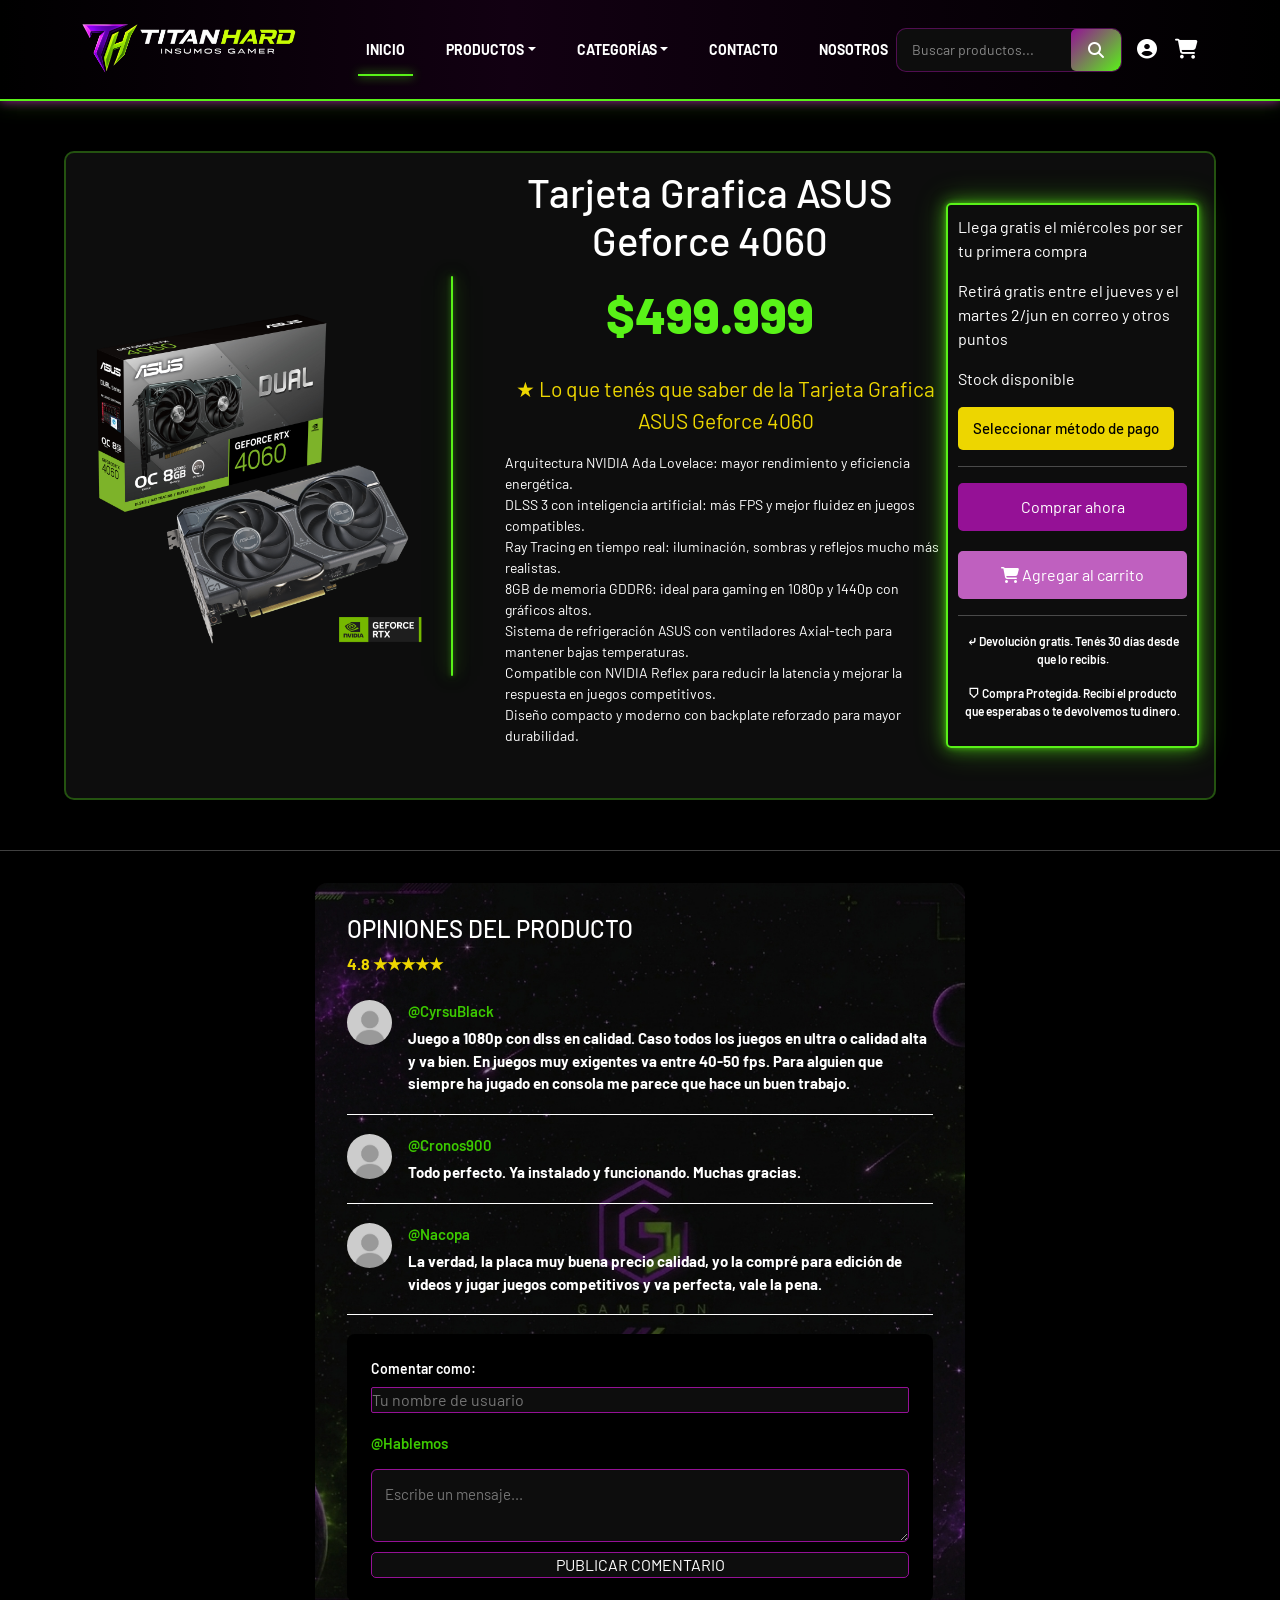
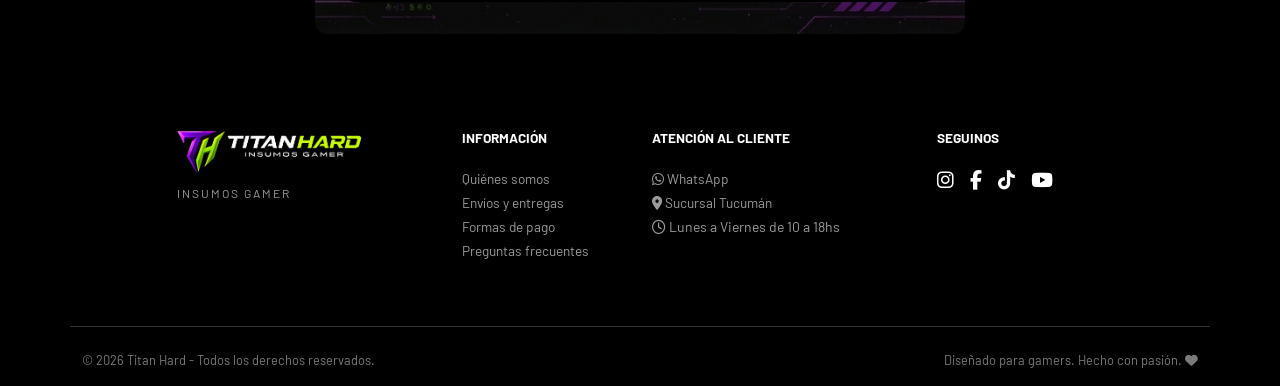
<file: pages/producto_tarjeta-grafica.html>
<!doctype html>
<html lang="es-AR">
<head>
    <meta charset="UTF-8">
    <meta name="viewport" content="width=device-width, initial-scale=1.0">
    <meta name="description" content="Titan Hard">
    <meta name="author" content="Francisco Agustín Delgado">
    <title>Titan Hard - Tienda Gamer</title>
    <link href="https://cdn.jsdelivr.net/npm/bootstrap@5.3.8/dist/css/bootstrap.min.css" rel="stylesheet">
    <link rel="stylesheet" href="https://cdnjs.cloudflare.com/ajax/libs/font-awesome/6.5.0/css/all.min.css">
    <link rel="stylesheet" href="../css/style.css">
    <link rel="stylesheet" href="../css/productos.css">
    <link rel="icon" href="../assets/img/favicon.ico.ico" type="image/x-icon">
    <link rel="preconnect" href="https://fonts.googleapis.com">
    <link rel="preconnect" href="https://fonts.gstatic.com" crossorigin>
    <link
        href="https://fonts.googleapis.com/css2?family=Barlow:ital,wght@0,100;0,200;0,300;0,400;0,500;0,600;0,700;0,800;0,900;1,100;1,200;1,300;1,400;1,500;1,600;1,700;1,800;1,900&display=swap"
        rel="stylesheet">
</head>
<body>
    <header>
        <nav class="navbar navbar-expand-lg navbarCustom">
            <div class="container">
                <a class="navbar-brand" href="../index.html">
                    <img src="../assets/img/LogoHome.png" alt="TitanHard" class="logoNavbar img-fluid">
                </a>
                <button class="navbar-toggler" type="button" data-bs-toggle="collapse" data-bs-target="#navbarContent">
                    <span class="navbar-toggler-icon"></span>
                </button>
                <div class="collapse navbar-collapse" id="navbarContent">
                    <ul class="navbar-nav navbarLinks">
                        <li class="nav-item"><a class="nav-link active" href="../index.html">INICIO</a></li>
                        <li class="nav-item dropdown">
                            <a class="nav-link dropdown-toggle" href="#" data-bs-toggle="dropdown">PRODUCTOS</a>
                            <ul class="dropdown-menu dropdownMenuCustom">
                                <li><a class="dropdown-item" href="../pages/producto_teclado.html">Teclados</a></li>
                                <li><a class="dropdown-item" href="../pages/producto_mouse.html">Mouses</a></li>
                                <li><a class="dropdown-item" href="../pages/producto_auriculares.html">Auriculares</a></li>
                                <li><a class="dropdown-item" href="../pages/error-404.html">Mousepad</a></li>
                                <li><a class="dropdown-item" href="../pages/error-404.html">Webcam</a></li>
                                <li><a class="dropdown-item" href="../pages/error-404.html">Cables</a></li>
                            </ul>
                        </li>
                        <li class="nav-item dropdown">
                            <a class="nav-link dropdown-toggle" href="pages/categorias.html"
                                data-bs-toggle="dropdown">CATEGORÍAS</a>
                            <ul class="dropdown-menu dropdownMenuCustom">
                                
                                <li><a class="dropdown-item" href="./categorias-placas.html">Placas de
                                        Video</a></li>
                                <li><a class="dropdown-item"
                                        href="./categorias-procesadores.html">Procesadores</a></li>
                            </ul>
                        </li>
                        <li class="nav-item"><a class="nav-link" href="../pages/contacto.html">CONTACTO</a></li>
                        <li class="nav-item"><a class="nav-link" href="../pages/nosotros.html">NOSOTROS</a></li>
                    </ul>
                    <div class="navbarRight">
                        <form class="searchBox">
                            <input type="text" placeholder="Buscar productos...">
                            <button type="submit"><i class="fa-solid fa-magnifying-glass"></i></button>
                        </form>
                        <div class="navbarIcons">
                            <a href="login.html"><i class="fa-solid fa-circle-user"></i></a>
                            <a href="#modalCarrito"><i class="fa-solid fa-cart-shopping"></i></a>
                        </div>
                    </div>
                </div>
            </div>
        </nav>
</header>
<main>
    <section>
        <article class="productos">
            <img src="../assets/img/4060ti.png" alt="Tarjeta Grafica ASUS Geforce 4060">
               <div class="separador_producto"></div>
        <div class="info">
            <h1>Tarjeta Grafica ASUS Geforce 4060</h1>
            <p class="precio">$499.999</p>
        <ul> <p>★ Lo que tenés que saber de la Tarjeta Grafica ASUS Geforce 4060</p>
    <li>Arquitectura NVIDIA Ada Lovelace: mayor rendimiento y eficiencia energética.</li>
    <li>DLSS 3 con inteligencia artificial: más FPS y mejor fluidez en juegos compatibles.</li>
    <li>Ray Tracing en tiempo real: iluminación, sombras y reflejos mucho más realistas.</li>
    <li>8GB de memoria GDDR6: ideal para gaming en 1080p y 1440p con gráficos altos.</li>
    <li>Sistema de refrigeración ASUS con ventiladores Axial-tech para mantener bajas temperaturas.</li>
    <li>Compatible con NVIDIA Reflex para reducir la latencia y mejorar la respuesta en juegos competitivos.</li>
    <li>Diseño compacto y moderno con backplate reforzado para mayor durabilidad.</li>
        </ul>
    </p>
    </div>
    <div class="detalle_de_compra">
        <div class="info_compra">
        <p>Llega gratis el miércoles por ser tu primera compra</p>
        <p>Retirá gratis entre el jueves y el martes 2/jun en correo y otros puntos</p>
        <p>Stock disponible</p>
        <button type="button" class="abrir_modal" data-bs-toggle="modal" data-bs-target="#modalPago">
    Seleccionar método de pago
</button>
<div class="modal fade" id="modalPago" tabindex="-1" aria-hidden="true">
    <div class="modal-dialog modal-dialog-centered">
        <div class="modal-content modal_pago">
            <div class="modal-header">
                <h2 class="modal-title">Seleccione sus métodos de pago</h2>
                <button type="button" class="btn-close btn-close-white" data-bs-dismiss="modal"></button>
            </div>
            <div class="modal-body">
                <button class="metodo_pago">💳 Tarjeta de crédito</button>
                <button class="metodo_pago">📱 Mercado Pago</button>
            </div>
        </div>
    </div>
</div>
        </div>
        <hr>
                <a href="#modalCarrito" class="boton_1">
    Comprar ahora
</a>
<div id="modalCarrito" class="modalCarrito">
    <div class="carritoContenido">
        <a href="#" class="cerrarModal">
            <i class="fa-solid fa-xmark"></i>
        </a>
        <h2>Tu carrito</h2>
        <div class="productoCarrito">
            <img src="../assets/img/4060ti.png" alt="placa4060">
            <div class="infoProducto">
                <h3>Dual GeForce RTX 4060 8GB GDDR6</h3>
                <p>Cantidad: 1</p>
                <span>$1.120.000</span>
            </div>
        </div>
    </div>
    </div>
        <button type="button" class="boton_2"><i class="fa-solid fa-cart-shopping"></i> Agregar al carrito</button>
        <hr>
        <div class="info_compra_2">
        <p> ⤶ Devolución gratis. Tenés 30 días desde que lo recibís.</p>
        <p>⛉ Compra Protegida. Recibí el producto que esperabas o te devolvemos tu dinero.</p>
        </div>
    </div>
        </article>
        <hr>
        <section>
            <article class="foro_opiniones">
        <h2>OPINIONES DEL PRODUCTO</h2>
        <p>4.8 ★★★★★</p>
    <div class="comentarios">
        <article class="comentario_personas">
            <img src="../assets/img/foto_de_perfil.jpg" alt="Avatar de usuario" class="avatar">
            <div class="contenido_comentario">
                <span class="nombre-usuario">@CyrsuBlack</span>
                <p>
                Juego a 1080p con dlss en calidad. Caso todos los juegos en ultra o calidad alta y va bien. En juegos muy exigentes va entre 40-50 fps. Para alguien que siempre ha jugado en consola me parece que hace un buen trabajo.
                </p>
            </div>
        </article>
        <article class="comentario_personas">
            <img src="../assets/img/foto_de_perfil.jpg" alt="Avatar de usuario" class="avatar">
            <div class="contenido_comentario">
                <span class="nombre-usuario">@Cronos900</span>
                <p>
                Todo perfecto. Ya instalado y funcionando. Muchas gracias.
                </p>
            </div>
        </article>
        <article class="comentario_personas">
            <img src="../assets/img/foto_de_perfil.jpg" alt="Avatar de usuario" class="avatar">
            <div class="contenido_comentario">
                <span class="nombre-usuario">@Nacopa</span>
                <p>
                La verdad, la placa muy buena precio calidad, yo la compré para edición de videos y jugar juegos competitivos y va perfecta, vale la pena.
                </p>
            </div>
        </article>
    </div>
    <form class="form_comentario">
        <div class="fila-form">
            <label for="usuario">Comentar como:</label>
            <input
                type="text"
                id="usuario"
                placeholder="Tu nombre de usuario"
                minlength="3"
                maxlength="100"
                required
            >
        </div>
        <div class="campo_mensaje">
            <span class="nombre-usuario">@Hablemos</span>
            <textarea
                placeholder="Escribe un mensaje..."
                required
            ></textarea>
            <button type="submit">
                PUBLICAR COMENTARIO
            </button>
        </div>
    </form>
            </article>
    </section>
</main>
<footer>
            <footer class="footerCustom mt-5 pt-5 pb-3">
            <div class="container">
                <div class="row gy-4 justify-content-center">
                    <div class="col-12 col-lg-3 text-center text-lg-start">
                        <a href="../index.html">
                            <img src="../assets/img/LogoHome.png" alt="TitanHard" class="logoFooter img-fluid mb-2" />
                        </a>
                        <p class="footerSubLogo">INSUMOS GAMER</p>
                    </div>
                    <div class="col-12 col-sm-6 col-lg-2 text-center text-lg-start">
                        <h6 class="footerTitle">INFORMACIÓN</h6>
                        <ul class="list-unstyled footerLinks">
                            <li><a href="../pages/Nosotros.html" target="_blank">Quiénes somos</a></li>
                            <li><a href="../pages/error-404.html" target="_blank">Envíos y entregas</a></li>
                            <li><a href="../pages/error-404.html" target="_blank">Formas de pago</a></li>
                            <li><a href="../pages/error-404.html" target="_blank">Preguntas frecuentes</a></li>
                        </ul>
                    </div>
                    <div class="col-12 col-sm-6 col-lg-3 text-center text-lg-start">
                        <h6 class="footerTitle">ATENCIÓN AL CLIENTE</h6>
                        <ul class="list-unstyled footerLinks footerContact">
                            <li><a href="https://web.whatsapp.com"><i class="fa-brands fa-whatsapp"></i> WhatsApp</a>
                            </li>
                            <li><a href="https://www.google.com/maps" target="_blank"><i
                                        class="fa-solid fa-location-dot"></i> Sucursal
                                    Tucumán</a></li>
                            <li><span class="footerSchedule"><i class="fa-regular fa-clock"></i> Lunes a Viernes de 10 a
                                    18hs</span></li>
                        </ul>
                    </div>
                    <div class="col-12 col-sm-6 col-lg-2 text-center text-lg-start">
                        <h6 class="footerTitle">SEGUINOS</h6>
                        <div class="footerSocials d-flex justify-content-center justify-content-lg-start gap-3">
                            <a href="https://www.instagram.com" target="_blank"><i
                                    class="fa-brands fa-instagram"></i></a>
                            <a href="https://www.facebook.com" target="_blank"><i
                                    class="fa-brands fa-facebook-f"></i></a>
                            <a href="https://www.tiktok.com" target="_blank"><i class="fa-brands fa-tiktok"></i></a>
                            <a href="https://www.youtube.com" target="_blank"><i class="fa-brands fa-youtube"></i></a>
                        </div>
                    </div>
                </div>
                <div class="row mt-5 pt-4 footerBottom">
                    <div class="col-12 col-md-6 text-center text-md-start">
                        <p>© 2026 Titan Hard - Todos los derechos reservados.</p>
                    </div>
                    <div class="col-12 col-md-6 text-center text-md-end">
                        <p>Diseñado para gamers. Hecho con pasión. <i class="fa-solid fa-heart"></i></p>
                    </div>
                </div>
            </div>
</footer>
<script src="https://cdn.jsdelivr.net/npm/bootstrap@5.3.8/dist/js/bootstrap.bundle.min.js"></script>
</html>
</file>
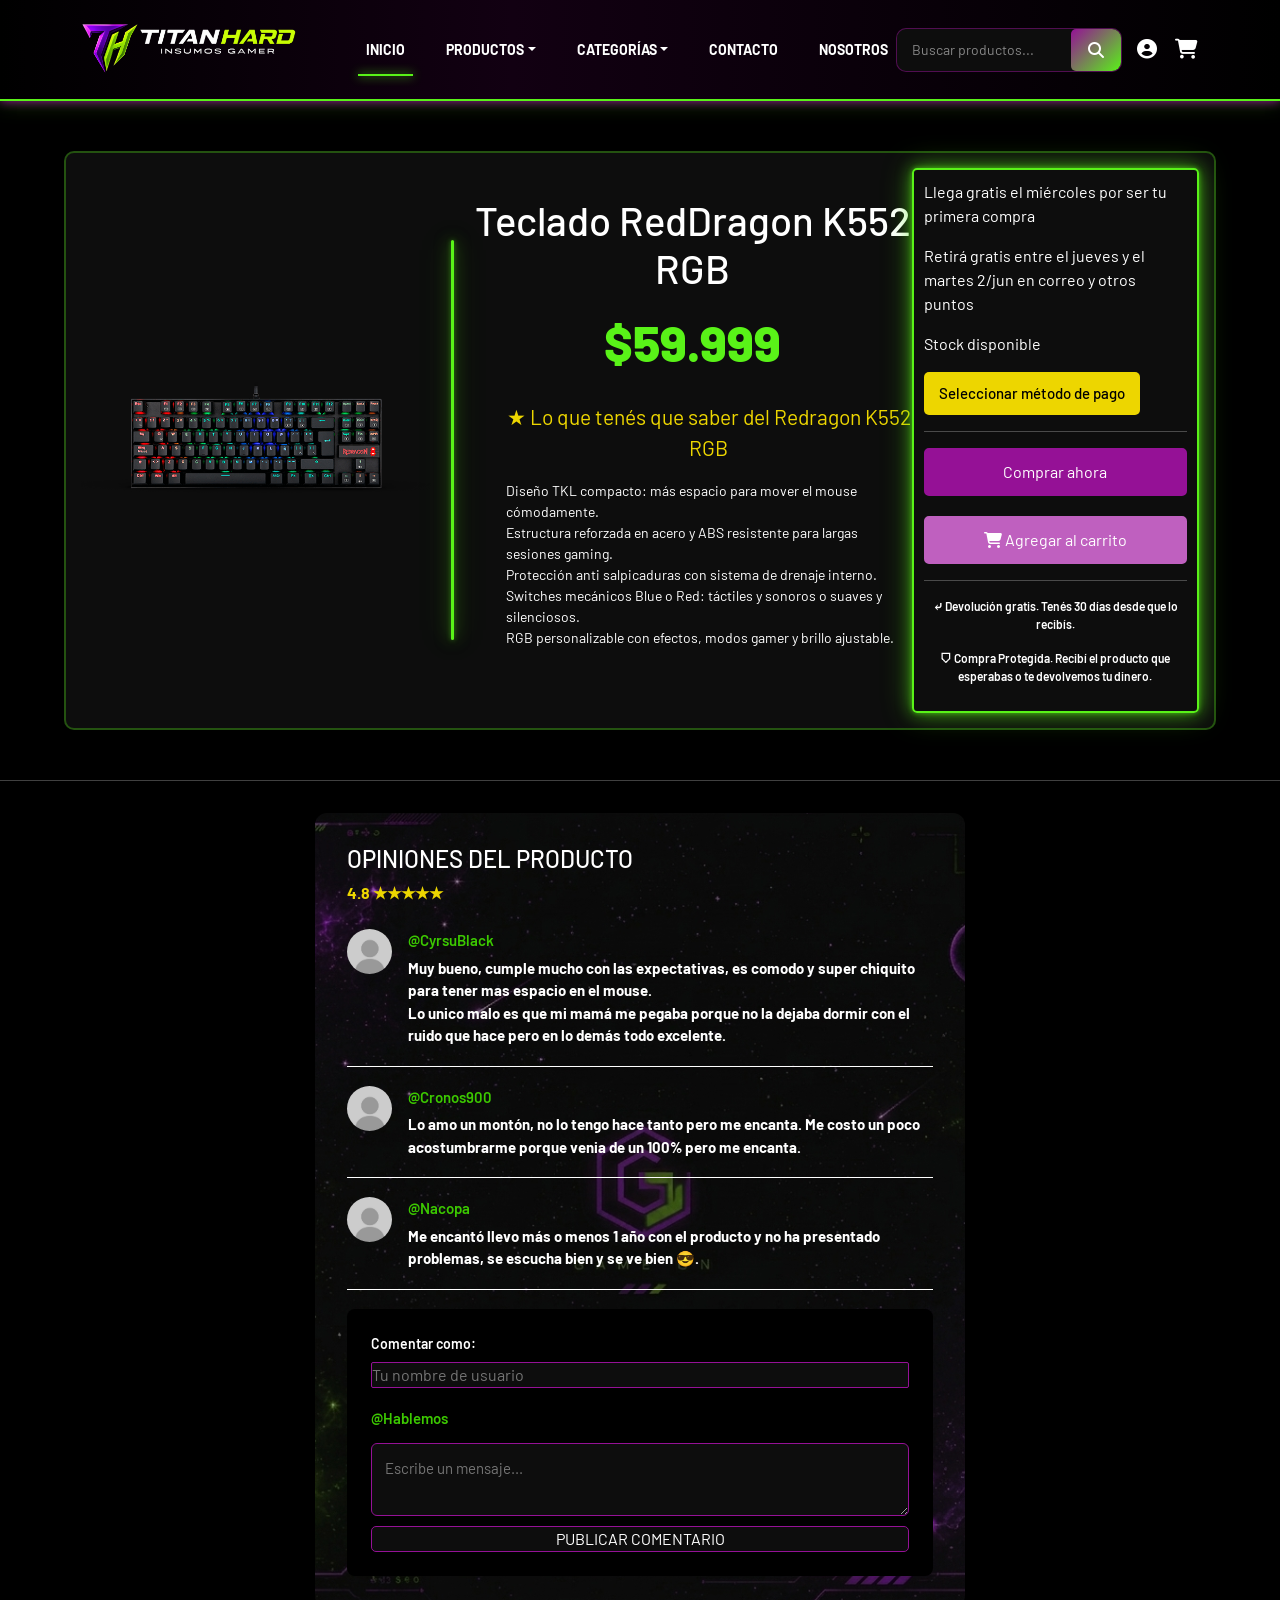
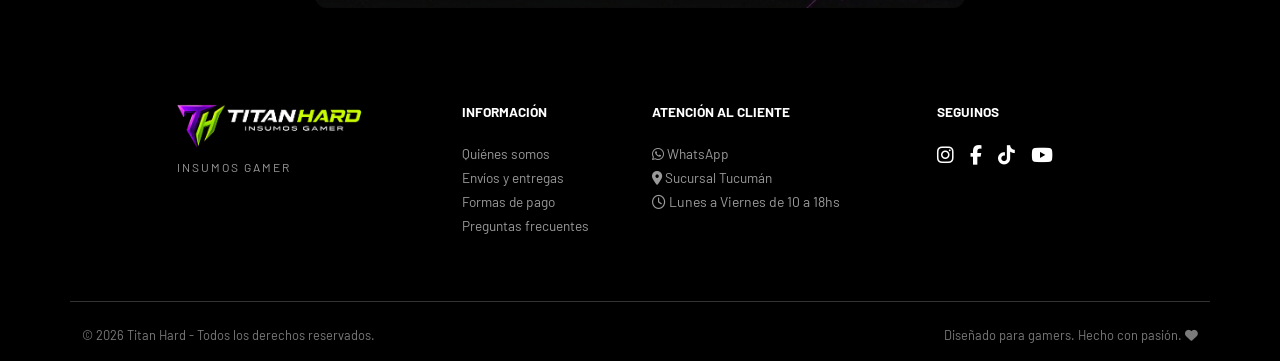
<file: pages/producto_teclado.html>
<!doctype html>
<html lang="es-AR">
<head>
    <meta charset="UTF-8">
    <meta name="viewport" content="width=device-width, initial-scale=1.0">
    <meta name="description" content="Titan Hard">
    <meta name="author" content="Francisco Agustín Delgado">
    <title>Titan Hard - Tienda Gamer</title>
    <link href="https://cdn.jsdelivr.net/npm/bootstrap@5.3.8/dist/css/bootstrap.min.css" rel="stylesheet">
    <link rel="stylesheet" href="https://cdnjs.cloudflare.com/ajax/libs/font-awesome/6.5.0/css/all.min.css">
    <link rel="stylesheet" href="../css/style.css">
    <link rel="stylesheet" href="../css/productos.css">
    <link rel="icon" href="../assets/img/favicon.ico.ico" type="image/x-icon">
    <link rel="preconnect" href="https://fonts.googleapis.com">
    <link rel="preconnect" href="https://fonts.gstatic.com" crossorigin>
    <link
        href="https://fonts.googleapis.com/css2?family=Barlow:ital,wght@0,100;0,200;0,300;0,400;0,500;0,600;0,700;0,800;0,900;1,100;1,200;1,300;1,400;1,500;1,600;1,700;1,800;1,900&display=swap"
        rel="stylesheet">
</head>
<body>
    <header>
        <nav class="navbar navbar-expand-lg navbarCustom">
            <div class="container">
                <a class="navbar-brand" href="../index.html">
                    <img src="../assets/img/LogoHome.png" alt="TitanHard" class="logoNavbar img-fluid">
                </a>
                <button class="navbar-toggler" type="button" data-bs-toggle="collapse" data-bs-target="#navbarContent">
                    <span class="navbar-toggler-icon"></span>
                </button>
                <div class="collapse navbar-collapse" id="navbarContent">
                    <ul class="navbar-nav navbarLinks">
                        <li class="nav-item"><a class="nav-link active" href="../index.html">INICIO</a></li>
                        <li class="nav-item dropdown">
                            <a class="nav-link dropdown-toggle" href="#" data-bs-toggle="dropdown">PRODUCTOS</a>
                            <ul class="dropdown-menu dropdownMenuCustom">
                                <li><a class="dropdown-item" href="../pages/producto_teclado.html">Teclados</a></li>
                                <li><a class="dropdown-item" href="../pages/producto_mouse.html">Mouses</a></li>
                                <li><a class="dropdown-item" href="../pages/producto_auriculares.html">Auriculares</a></li>
                                <li><a class="dropdown-item" href="../pages/error-404.html">Mousepad</a></li>
                                <li><a class="dropdown-item" href="../pages/error-404.html">Webcam</a></li>
                                <li><a class="dropdown-item" href="../pages/error-404.html">Cables</a></li>
                            </ul>
                        </li>
                        <li class="nav-item dropdown">
                            <a class="nav-link dropdown-toggle" href=""
                                data-bs-toggle="dropdown">CATEGORÍAS</a>
                            <ul class="dropdown-menu dropdownMenuCustom">
                                
                                <li><a class="dropdown-item" href="./categorias-placas.html">Placas de
                                        Video</a></li>
                                <li><a class="dropdown-item"
                                        href="./categorias-procesadores.html">Procesadores</a></li>
                            </ul>
                        </li>
                        <li class="nav-item"><a class="nav-link" href="../pages/contacto.html">CONTACTO</a></li>
                        <li class="nav-item"><a class="nav-link" href="../pages/nosotros.html">NOSOTROS</a></li>
                    </ul>
                    <div class="navbarRight">
                        <form class="searchBox">
                            <input type="text" placeholder="Buscar productos...">
                            <button type="submit"><i class="fa-solid fa-magnifying-glass"></i></button>
                        </form>
                        <div class="navbarIcons">
                            <a href="login.html"><i class="fa-solid fa-circle-user"></i></a>
                            <a href="#modalCarrito"><i class="fa-solid fa-cart-shopping"></i></a>
                        </div>
                    </div>
                </div>
            </div>
        </nav>
</header>
<main>
    <section>
        <article class="productos">
            <img src="../assets/img/k552RGB.png" alt="Teclado Redragon K552">
               <div class="separador_producto"></div>
        <div class="info">
            <h1>Teclado RedDragon K552 RGB</h1>
            <p class="precio">$59.999</p>
        <ul> <p>★ Lo que tenés que saber del Redragon K552 RGB</p>
    <li>Diseño TKL compacto: más espacio para mover el mouse cómodamente.</li>
    <li>Estructura reforzada en acero y ABS resistente para largas sesiones gaming.</li>
    <li>Protección anti salpicaduras con sistema de drenaje interno.</li>
    <li>Switches mecánicos Blue o Red: táctiles y sonoros o suaves y silenciosos.</li>
    <li>RGB personalizable con efectos, modos gamer y brillo ajustable.</li>
        </ul>
    </p>
    </div>
    <div class="detalle_de_compra">
        <div class="info_compra">
        <p>Llega gratis el miércoles por ser tu primera compra</p>
        <p>Retirá gratis entre el jueves y el martes 2/jun en correo y otros puntos</p>
        <p>Stock disponible</p>
        <button type="button" class="abrir_modal" data-bs-toggle="modal" data-bs-target="#modalPago">
    Seleccionar método de pago
</button>
<div class="modal fade" id="modalPago" tabindex="-1" aria-hidden="true">
    <div class="modal-dialog modal-dialog-centered">
        <div class="modal-content modal_pago">
            <div class="modal-header">
                <h2 class="modal-title">Seleccione sus métodos de pago</h2>
                <button type="button" class="btn-close btn-close-white" data-bs-dismiss="modal"></button>
            </div>
            <div class="modal-body">
                <button class="metodo_pago">💳 Tarjeta de crédito</button>
                <button class="metodo_pago">📱 Mercado Pago</button>
            </div>
        </div>
    </div>
</div>
        </div>
        <hr>
                <a href="#modalCarrito" class="boton_1">
    Comprar ahora
</a>
<div id="modalCarrito" class="modalCarrito">
    <div class="carritoContenido">
        <a href="#" class="cerrarModal">
            <i class="fa-solid fa-xmark"></i>
        </a>
        <h2>Tu carrito</h2>
        <div class="productoCarrito">
            <img src="../assets/img/k552RGB.png" alt="placa4060">
            <div class="infoProducto">
                <h3>Teclado RedDragon K552 RGB</h3>
                <p>Cantidad: 1</p>
                <span>$59.999</span>
            </div>
        </div>
    </div>
    </div>
        <button type="button" class="boton_2"><i class="fa-solid fa-cart-shopping"></i> Agregar al carrito</button>
        <hr>
        <div class="info_compra_2">
        <p> ⤶ Devolución gratis. Tenés 30 días desde que lo recibís.</p>
        <p>⛉ Compra Protegida. Recibí el producto que esperabas o te devolvemos tu dinero.</p>
        </div>
    </div>
        </article>
        <hr>
        <section>
            <article class="foro_opiniones">
        <h2>OPINIONES DEL PRODUCTO</h2>
        <p>4.8 ★★★★★</p>
    <div class="comentarios">
        <article class="comentario_personas">
            <img src="../assets/img/foto_de_perfil.jpg" alt="Avatar de usuario" class="avatar">
            <div class="contenido_comentario">
                <span class="nombre-usuario">@CyrsuBlack</span>
                <p>
                Muy bueno, cumple mucho con las expectativas, es comodo y super chiquito para tener mas espacio en el mouse. <br>
                Lo unico malo es que mi mamá me pegaba porque no la dejaba dormir con el ruido que hace pero en lo demás todo excelente.
                </p>
            </div>
        </article>
        <article class="comentario_personas">
            <img src="../assets/img/foto_de_perfil.jpg" alt="Avatar de usuario" class="avatar">
            <div class="contenido_comentario">
                <span class="nombre-usuario">@Cronos900</span>
                <p>
                Lo amo un montón, no lo tengo hace tanto pero me encanta. Me costo un poco acostumbrarme porque venia de un 100% pero me encanta.  
                </p>
            </div>
        </article>
        <article class="comentario_personas">
            <img src="../assets/img/foto_de_perfil.jpg" alt="Avatar de usuario" class="avatar">
            <div class="contenido_comentario">
                <span class="nombre-usuario">@Nacopa</span>
                <p>
                Me encantó llevo más o menos 1 año con el producto y no ha presentado problemas, se escucha bien y se ve bien 😎.
                </p>
            </div>
        </article>
    </div>
    <form class="form_comentario">
        <div class="fila-form">
            <label for="usuario">Comentar como:</label>
            <input
                type="text"
                id="usuario"
                placeholder="Tu nombre de usuario"
                minlength="3"
                maxlength="100"
                required
            >
        </div>
        <div class="campo_mensaje">
            <span class="nombre-usuario">@Hablemos</span>
            <textarea
                placeholder="Escribe un mensaje..."
                required
            ></textarea>
            <button type="submit">
                PUBLICAR COMENTARIO
            </button>
        </div>
    </form>
            </article>
    </section>
</main>
<footer>
            <footer class="footerCustom mt-5 pt-5 pb-3">
            <div class="container">
                <div class="row gy-4 justify-content-center">
                    <div class="col-12 col-lg-3 text-center text-lg-start">
                        <a href="../index.html">
                            <img src="../assets/img/LogoHome.png" alt="TitanHard" class="logoFooter img-fluid mb-2" />
                        </a>
                        <p class="footerSubLogo">INSUMOS GAMER</p>
                    </div>
                    <div class="col-12 col-sm-6 col-lg-2 text-center text-lg-start">
                        <h6 class="footerTitle">INFORMACIÓN</h6>
                        <ul class="list-unstyled footerLinks">
                            <li><a href="../pages/Nosotros.html" target="_blank">Quiénes somos</a></li>
                            <li><a href="../pages/error-404.html" target="_blank">Envíos y entregas</a></li>
                            <li><a href="../pages/error-404.html" target="_blank">Formas de pago</a></li>
                            <li><a href="../pages/error-404.html" target="_blank">Preguntas frecuentes</a></li>
                        </ul>
                    </div>
                    <div class="col-12 col-sm-6 col-lg-3 text-center text-lg-start">
                        <h6 class="footerTitle">ATENCIÓN AL CLIENTE</h6>
                        <ul class="list-unstyled footerLinks footerContact">
                            <li><a href="https://web.whatsapp.com"><i class="fa-brands fa-whatsapp"></i> WhatsApp</a>
                            </li>
                            <li><a href="https://www.google.com/maps" target="_blank"><i
                                        class="fa-solid fa-location-dot"></i> Sucursal
                                    Tucumán</a></li>
                            <li><span class="footerSchedule"><i class="fa-regular fa-clock"></i> Lunes a Viernes de 10 a
                                    18hs</span></li>
                        </ul>
                    </div>
                    <div class="col-12 col-sm-6 col-lg-2 text-center text-lg-start">
                        <h6 class="footerTitle">SEGUINOS</h6>
                        <div class="footerSocials d-flex justify-content-center justify-content-lg-start gap-3">
                            <a href="https://www.instagram.com" target="_blank"><i
                                    class="fa-brands fa-instagram"></i></a>
                            <a href="https://www.facebook.com" target="_blank"><i
                                    class="fa-brands fa-facebook-f"></i></a>
                            <a href="https://www.tiktok.com" target="_blank"><i class="fa-brands fa-tiktok"></i></a>
                            <a href="https://www.youtube.com" target="_blank"><i class="fa-brands fa-youtube"></i></a>
                        </div>
                    </div>
                </div>
                <div class="row mt-5 pt-4 footerBottom">
                    <div class="col-12 col-md-6 text-center text-md-start">
                        <p>© 2026 Titan Hard - Todos los derechos reservados.</p>
                    </div>
                    <div class="col-12 col-md-6 text-center text-md-end">
                        <p>Diseñado para gamers. Hecho con pasión. <i class="fa-solid fa-heart"></i></p>
                    </div>
                </div>
            </div>
</footer>
<script src="https://cdn.jsdelivr.net/npm/bootstrap@5.3.8/dist/js/bootstrap.bundle.min.js"></script>
</html>
</file>
<file: css/style.css>
* {
  margin: 0;
  padding: 0;
  box-sizing: border-box;
}

:root {
  --primaryPurple: #951196;
  --secondaryPurple: #bc26bd;
  --lightPurple: #bf60bf;
  --primaryGreen: #59f218;
  --secondaryGreen: #3cc900;
  --primaryYellow: #edd600;
  --black: #000000;
  --darkGray: #0d0d0d;
  --lightBlack: #111111;
  --white: #ffffff;
  --purpleBorder: rgba(149, 17, 150, 0.5);
  --greenShadow: rgba(89, 242, 24, 0.3);
  --transition: 0.3s ease;
  --navbarGradient: linear-gradient(
    90deg,
    #000000 0%,
    #120012 40%,
    #000000 100%
  );
  --buttonGradient: linear-gradient(135deg, #951196, #59f218);
}

body {
  background-color: rgb(14, 0, 12);
  overflow-x: hidden;
  font-family: "Barlow", sans-serif;
}

.logoFooter {
    max-width: 190px;
    transition: var(--transition);
}

.navbarCustom {
  background: var(--navbarGradient);
  padding: 18px 0;
  border-bottom: 2px solid var(--primaryGreen);
  box-shadow:
    0 0 10px var(--primaryPurple),
    0 0 20px var(--greenShadow);
}

.navbar-brand {
  display: flex;
  align-items: center;
  margin-left: 0;
  flex-shrink: 0;
}

.logoNavbar {
  width: 100%;
  max-width: 220px;
  height: auto;
  object-fit: contain;
  display: block;
  transition: var(--transition);
}

.logoNavbar:hover {
  transform: scale(1.03);
}

.navbarLinks {
  gap: 25px;
  margin-left: 40px;
  align-items: flex-start;
}

.navbarLinks .nav-link {
  color: var(--white) !important;
  font-size: 14px;
  font-weight: 700;
  position: relative;
  transition: var(--transition);
}

.navbarLinks .nav-link:hover,
.navbarIcons i:hover {
  color: var(--primaryGreen) !important;
}

.navbarLinks .nav-link.active::after {
  content: "";
  position: absolute;
  left: 0;
  bottom: -8px;
  width: 100%;
  height: 2px;
  background-color: var(--primaryGreen);
  box-shadow: 0 0 10px var(--primaryGreen);
}

.dropdownMenuCustom {
  background-color: var(--lightBlack);
  border: 1px solid var(--primaryPurple);
  transition: var(--transition);
}

.dropdownMenuCustom .dropdown-item {
  color: var(--white);
  transition: var(--transition);
}

.dropdownMenuCustom .dropdown-item:hover {
  background-color: var(--primaryGreen);
  color: var(--black);
}

.navbarRight {
  display: flex;
  align-items: center;
  gap: 15px;
  margin-left: auto;
}

.searchBox {
  display: flex;
  align-items: center;
  width: 100%;
  max-width: 420px;
  overflow: hidden;
  background-color: var(--darkGray);
  border: 1px solid var(--purpleBorder);
  border-radius: 10px;
  transition: var(--transition);
}

.searchBox:hover {
  border-color: var(--primaryGreen);
  box-shadow: 0 0 10px var(--greenShadow);
}

.searchBox input {
  width: 100%;
  padding: 10px 15px;
  border: none;
  outline: none;
  background: transparent;
  color: var(--white);
  font-size: 14px;
}

.searchBox input::placeholder {
  color: rgba(255, 255, 255, 0.5);
}

.searchBox button {
  width: 50px;
  height: 42px;
  border: none;
  outline: none;
  display: flex;
  align-items: center;
  justify-content: center;
  background: var(--buttonGradient);
  color: var(--white);
  cursor: pointer;
  flex-shrink: 0;
  transition: var(--transition);
}

.searchBox button:hover {
  filter: brightness(1.1);
}

.navbarIcons {
  display: flex;
  align-items: center;
  gap: 18px;
}

.navbarIcons i {
  color: var(--white);
  font-size: 20px;
  cursor: pointer;
  transition: var(--transition);
}

.navbarIcons a {
  color: inherit;
  text-decoration: none;
}

.navbarIcons a i {
  transition: 0.3s ease;
  cursor: pointer;
}

.navbarIcons a i:hover {
  color: var(--primaryGreen);
  transform: translateY(-2px);
}

.navbarIcons i:hover {
  transform: scale(1.1);
}

.navbar-toggler {
  border: 1px solid var(--primaryGreen);
}

.navbar-toggler:focus {
  box-shadow: none;
}

.navbar-toggler-icon {
  filter: invert(1);
}

.bannerPrincipal {
  position: relative;
  z-index: 1;
  background:
    url("../assets/img/bannerPrincipal.png") 65% center / cover no-repeat,
    radial-gradient(
      circle at center,
      rgba(149, 17, 150, 0.35),
      transparent 60%
    ),
    linear-gradient(180deg, #020202 0%, #070007 100%);
}

.contenidoBanner {
  position: relative;
  z-index: 5;
  display: flex;
  align-items: center;
  min-height: 560px;
}

.textoBanner {
  width: 50%;
  position: relative;
  z-index: 10;
}

.miniTitulo {
  display: flex;
  align-items: center;
  gap: 12px;
  color: #d400ff;
  font-size: 14px;
  font-weight: 700;
  margin-bottom: 18px;
}

.miniTitulo i {
  font-size: 18px;
}

.textoBanner h1 {
  color: white;
  font-size: 4rem;
  font-weight: 900;
  line-height: 1;
}

.textoBanner h2 {
  color: #9dff00;
  font-size: 4.8rem;
  font-weight: 900;
  line-height: 1;
  margin-bottom: 20px;
  text-shadow: 0 0 20px rgba(157, 255, 0, 0.4);
}

.textoBanner p {
  color: #d2d2d2;
  font-size: 1.15rem;
  max-width: 560px;
  margin-bottom: 28px;
}

.botonesBanner {
  display: flex;
  gap: 18px;
  margin-bottom: 35px;
  flex-wrap: wrap;
}

.btnProducts,
.btnOffers {
  padding: 15px 28px;
  border-radius: 14px;
  text-decoration: none;
  font-weight: 800;
  font-size: 14px;
  transition: 0.3s ease;
}

.btnProducts {
  background: #9dff00;
  color: black;
}

.btnProducts:hover {
  transform: translateY(-4px);
  box-shadow: 0 0 20px #9dff00;
}

.btnOffers {
  border: 2px solid #d400ff;
  color: #d400ff;
}

.btnOffers:hover {
  background: #d400ff;
  color: white;
  box-shadow: 0 0 20px #d400ff;
}

.ventajasBanner {
  display: flex;
  gap: 28px;
  flex-wrap: wrap;
}

.ventaja {
  display: flex;
  align-items: center;
  gap: 12px;
}

.iconoVentaja {
  width: 52px;
  height: 52px;
  border-radius: 50%;
  display: flex;
  align-items: center;
  justify-content: center;
  background: radial-gradient(
    circle,
    rgba(212, 0, 255, 0.35),
    rgba(0, 0, 0, 0.2)
  );
  color: #9dff00;
  font-size: 18px;
  box-shadow: 0 0 20px rgba(212, 0, 255, 0.35);
}

.ventaja h3 {
  color: white;
  font-size: 0.95rem;
  margin-bottom: 3px;
}

.ventaja span {
  color: #bdbdbd;
  font-size: 0.85rem;
}

.cajasInfo {
  width: 95%;
  max-width: 1400px;
  margin: 2rem auto;
  padding: 2rem;
  display: grid;
  grid-template-columns: repeat(4, minmax(0, 1fr));
  gap: 1.5rem;
  background: linear-gradient(180deg, #07070c 0%, #030307 100%);
  border-radius: 25px;
  position: relative;
  z-index: 5;
  overflow: hidden;
}

.cajaInfo {
  display: flex;
  align-items: center;
  gap: 1rem;
  padding: 1.2rem;
  border-radius: 18px;
  transition: 0.3s ease;
  min-height: 100px;
  cursor: default;
}

.cajaInfo:hover {
  transform: translateY(-4px);
  background: rgba(255, 255, 255, 0.03);
  box-shadow:
    0 0 20px rgba(195, 0, 255, 0.12),
    0 0 35px rgba(140, 0, 255, 0.08);
}

.iconoInfo {
  min-width: 60px;
  width: 60px;
  height: 60px;
  display: flex;
  align-items: center;
  justify-content: center;
  flex-shrink: 0;
  font-size: 1.8rem;
  border-radius: 18px;
  background: linear-gradient(
    180deg,
    rgba(255, 255, 255, 0.03),
    rgba(255, 255, 255, 0.01)
  );
  color: #d4ff00;
  transition: 0.3s ease;
}

.cajaInfo:hover .iconoInfo {
  transform: scale(1.08);
  color: #ff00c8;
  text-shadow:
    0 0 10px #ff00c8,
    0 0 25px #d4ff00;
}

.textoInfo {
  display: flex;
  flex-direction: column;
  justify-content: center;
}

.textoInfo h3 {
  margin: 0;
  color: white;
  font-size: 1.1rem;
  font-weight: 800;
  line-height: 1.2;
}

.textoInfo p {
  margin-top: 0.35rem;
  color: #9a9a9a;
  font-size: 0.95rem;
}

.carousel {
  width: 95%;
  max-width: 1400px;
  margin: 2rem auto;
  border-radius: 24px;
  overflow: hidden;
  position: relative;
}

.carousel-inner {
  border-radius: 24px;
}

.carousel-item img {
  width: 100%;
  display: block;
  object-fit: cover;
  border-radius: 24px;
}

.carousel-control-prev,
.carousel-control-next {
  width: auto;
  opacity: 1;
  top: 50%;
  transform: translateY(-50%);
  bottom: auto;
}

.carousel-control-prev {
  left: 20px;
}

.carousel-control-next {
  right: 20px;
}

.carousel-control-prev-icon,
.carousel-control-next-icon {
  width: 55px;
  height: 55px;
  border-radius: 50%;
  background-color: rgba(0, 0, 0, 0.65);
  border: 2px solid #59f218;
  background-size: 50%;
  transition: 0.3s ease;
  box-shadow: 0 0 10px rgba(89, 242, 24, 0.25);
}

.carousel-control-prev:hover .carousel-control-prev-icon,
.carousel-control-next:hover .carousel-control-next-icon {
  transform: scale(1.08);
  background-color: #59f218;
  box-shadow: 0 0 20px rgba(89, 242, 24, 0.6);
}

.carousel-indicators {
  bottom: 15px;
  gap: 10px;
}

.carousel-indicators button {
  width: 45px !important;
  height: 4px !important;
  border: none !important;
  border-radius: 10px;
  background-color: rgba(255, 255, 255, 0.35) !important;
  opacity: 1;
  transition: 0.3s ease;
}

.carousel-indicators button.active {
  background-color: #59f218 !important;
  box-shadow:
    0 0 10px rgba(89, 242, 24, 0.9),
    0 0 20px rgba(89, 242, 24, 0.5);
}

.bannerImg {
  width: 100%;
  padding: 25px 40px;
  background: transparent;
  overflow: hidden;
}

.brands {
  width: 100%;
  display: flex;
  justify-content: space-between;
  align-items: center;
  gap: 20px;
  flex-wrap: wrap;
}

.brands img {
  height: 32px;
  width: auto;
  object-fit: contain;
  filter: grayscale(100%) brightness(0.8);
  opacity: 0.55;
  transition: 0.3s ease;
}

.brands img:hover {
  opacity: 1;
  transform: scale(1.08);
  filter: grayscale(0%) brightness(1);
}

.sectionTitle {
  font-size: 1.5rem;
  letter-spacing: 0.5px;
}

.viewAllLink {
  color: var(--primaryPurple);
  font-size: 0.9rem;
  transition: var(--transition);
}

.viewAllLink:hover {
  color: var(--lightPurple);
  text-shadow: 0 0 10px var(--purpleBorder);
}

.productTrack {
  display: flex;
  gap: 15px;
  overflow-x: auto;
  scroll-behavior: smooth;
  scroll-snap-type: x mandatory;
  padding: 10px 0;
  scrollbar-width: none;
}

.productTrack::-webkit-scrollbar {
  display: none;
}

.productCard {
  background-color: var(--lightBlack);
  background-size: cover;
  background-position: center;
  background-repeat: no-repeat;
  border: 1px solid rgba(255, 255, 255, 0.05);
  border-radius: 12px;
  padding: 18px;
  min-width: 240px;
  max-width: 240px;
  flex: 0 0 auto;
  scroll-snap-align: start;
  position: relative;
  transition: var(--transition);
  display: flex;
  flex-direction: column;
  overflow: hidden;
}

.productCard::before {
  content: "";
  position: absolute;
  inset: 0;
  background: linear-gradient(rgba(17, 17, 17, 0.3), rgba(17, 17, 17, 0.9));
  z-index: 1;
  pointer-events: none;
}

.productCard:hover {
  border-color: rgba(149, 17, 150, 0.4);
  transform: translateY(-5px);
  box-shadow: 0 10px 20px rgba(0, 0, 0, 0.5);
}

.discountBadge {
  position: absolute;
  top: 15px;
  right: 15px;
  background-color: var(--primaryPurple);
  color: var(--white);
  font-size: 0.75rem;
  font-weight: 800;
  padding: 3px 8px;
  border-radius: 6px;
  z-index: 10;
}

.cardImgWrapper {
  height: 140px;
  display: flex;
  align-items: center;
  justify-content: center;
  margin-bottom: 15px;
  position: relative;
  z-index: 2;
}

.cardImgWrapper img {
  max-height: 100%;
  object-fit: contain;
  transition: var(--transition);
  filter: drop-shadow(0 5px 15px rgba(0, 0, 0, 0.4));
}

.productCard:hover .cardImgWrapper img {
  transform: scale(1.08);
}

.productTitle {
  color: var(--white);
  font-size: 0.9rem;
  font-weight: 600;
  line-height: 1.4;
  margin-bottom: 8px;
  position: relative;
  z-index: 2;
  white-space: nowrap;
  overflow: hidden;
  text-overflow: ellipsis;
}

.verMasText {
  color: rgba(255, 255, 255, 0.3);
  font-size: 0.7rem;
  text-decoration: none;
  font-weight: 700;
  margin-bottom: 15px;
  transition: var(--transition);
  position: relative;
  z-index: 2;
}

.productCard:hover .verMasText {
  color: var(--white);
}

.productFooter {
  display: flex;
  justify-content: space-between;
  align-items: center;
  margin-top: auto;
  position: relative;
  z-index: 2;
}

.productPrice {
  color: var(--primaryGreen);
  font-size: 1.25rem;
  font-weight: 800;
  text-shadow: 0 0 10px rgba(89, 242, 24, 0.2);
}

.cartBtn {
  background-color: transparent;
  border: 1px solid rgba(255, 255, 255, 0.2);
  color: var(--white);
  width: 38px;
  height: 38px;
  border-radius: 8px;
  display: flex;
  align-items: center;
  justify-content: center;
  transition: var(--transition);
  cursor: pointer;
  position: relative;
  z-index: 2;
}

.cartBtn:hover {
  background-color: var(--primaryPurple);
  border-color: var(--primaryPurple);
  box-shadow: 0 0 15px var(--purpleBorder);
}

.carouselArrow {
  position: absolute;
  top: 50%;
  transform: translateY(-50%);
  background: transparent;
  border: none;
  color: var(--primaryPurple);
  font-size: 2rem;
  z-index: 10;
  cursor: pointer;
  transition: var(--transition);
}

.carouselArrow:hover {
  color: var(--lightPurple);
  filter: drop-shadow(0 0 8px var(--purpleBorder));
}

.prevArrow {
  left: -40px;
}

.nextArrow {
  right: -40px;
}

.foro {
  min-height: 150px;
  height: auto;
}

.form_foro {
  width: 90%;
  max-width: 1200px;
  padding: 2px;
  border-radius: 20px;
  margin: 20px auto;
  background: linear-gradient(90deg, #b000ff, #2b0038, #1b1b00, #d4ff00);
}

.container_foro {
  background: var(--black);
  border-radius: 5px;
  display: flex;
  align-items: center;
  justify-content: space-around;
  padding: 12px 16px;
  color: var(--white);
  font-family: sans-serif;
}

.carta_foro {
  display: flex;
  align-items: center;
  gap: 15px;
}

.carta {
  font-size: 80px;
  color: var(--primaryPurple);
  text-shadow: 0 0 10px var(--primaryPurple);
}

.texto_de_subscripcion {
  margin: 0;
  font-size: 12px;
  font-weight: bold;
}

.texto_de_subscripcion p:first-child,
.texto_de_subscripcion p:last-child {
  margin: 0 0 4px;
}

.texto_oferta {
  color: var(--primaryGreen);
  font-size: 20px;
  line-height: 1;
}

.separador {
  width: 3px;
  height: 90px;
  background: rgba(255, 255, 255, 0.1);
}

.texto_novedades_y_mas {
  display: flex;
  align-items: center;
  gap: 20px;
}

.formulario {
  display: flex;
  align-items: center;
  gap: 10px;
}

.formulario input {
  background: transparent;
  border: 1px solid #333;
  padding: 10px;
  color: white;
  border-radius: 4px;
  outline: none;
  width: 250px;
}

.formulario input::placeholder {
  color: #8a8a8a;
}

.formulario button {
  height: 45px;
  padding: 0 35px;
  border: none;
  border-radius: 6px;
  background: var(--primaryGreen);
  color: var(--black);
  font-weight: 600;
  font-size: 15px;
  cursor: pointer;
  transition: var(--transition);
  box-shadow: 0 0 15px var(--greenShadow);
}

.formulario button:hover {
  background: var(--secondaryGreen);
  transform: scale(1.03);
}

.Titulo {
  display: flex;
  justify-content: space-between;
  align-items: center;
  margin: 20px 80px 0 60px;
}

.Titulo h2 {
  margin: 0;
  font-size: 25px;
  font-weight: 700;
  font-family: "Orbitron", sans-serif;
  color: var(--white);
  text-align: left;
}

.parrafo_card {
  text-align: left;
  margin-left: 20px;
  font-weight: 600;
}

.Link_flechita {
  margin: 0;
  text-decoration: none;
  color: var(--secondaryPurple);
  font-size: 15px;
  font-weight: bold;
}

.container_cards {
  background-color: rgb(14, 0, 12);
  display: flex;
  gap: 15px;
  flex-direction: row;
  justify-content: center;
  color: var(--white);
  font-weight: 500;
}

.card_categoria {
  height: 300px;
  width: 200px;
  display: flex;
  flex-direction: column;
  list-style: none;
  border-radius: 20px;
  margin-top: 10px;
  transition: 0.3s ease;
  overflow: hidden;
  position: relative;
  background-size: cover;
  background-position: center center;
  background-repeat: no-repeat;
}

.card_categoria img {
  height: 200px;
  width: 200px;
  align-items: center;
}

.card_categoria:hover {
  transform: scale(1.05);
}

.card_categoria:nth-child(1) {
  border: 1px solid var(--secondaryPurple);
  background-image: url(../assets/img/card-morada.png);
}

.card_categoria:nth-child(2) {
  border: 1px solid var(--lightPurple);
  background-image: url(../assets/img/card-rosa.png);
}

.card_categoria:nth-child(3) {
  border: 1px solid var(--primaryPurple);
  background-image: url(../assets/img/card-morada.png);
}

.card_categoria:nth-child(4) {
  border: 1px solid var(--primaryGreen);
  background-image: url(../assets/img/card-cian.png);
}

.card_categoria:nth-child(5) {
  border: 1px solid #4fc3f7;
  background-image: url(../assets/img/card-celeste.png);
}

.card_categoria:nth-child(6) {
  border: 1px solid var(--primaryYellow);
  background-image: url(../assets/img/card-amarilla.png);
}

.link_cards {
  text-decoration: none;
  color: var(--primaryYellow);
  margin-top: 5px;
  font-weight: 500;
  font-size: 14px;
  text-align: left;
  margin-left: 15px;
  margin-bottom: 10px;
  transition: 0.3s ease;
}

.link_cards:hover {
  transform: rotate(-5deg);
}

.footerCustom {
  background-color: #000;
  color: #fff;
}

.logoFooter {
  max-width: 190px;
}

.footerSubLogo {
  color: #9a9a9a;
  font-size: 0.75rem;
  letter-spacing: 2px;
}

.footerTitle {
  font-size: 0.85rem;
  font-weight: 700;
  margin-bottom: 20px;
}

.footerLinks a {
  color: #9a9a9a;
  text-decoration: none;
  font-size: 0.85rem;
}

.footerLinks a:hover {
  color: #951196;
}

.footerSocials a {
  color: white;
  font-size: 1.2rem;
}

.footerBottom {
  border-top: 1px solid #333;
}

.footerBottom p {
  color: #7a7a7a;
  font-size: 0.8rem;
  margin: 0;
}

.footerSchedule {
  color: #9b9b9b;
  font-size: 14px;
}

.whatsappSticky {
  position: fixed;
  bottom: 20px;
  right: 20px;
  width: 65px;
  height: 65px;
  background-color: #25d366;
  border-radius: 50%;
  display: flex;
  justify-content: center;
  align-items: center;
  box-shadow: 0 4px 10px rgba(0,0,0,0.3);
  z-index: 999;
  transition: transform 0.3s ease;
}

.whatsappSticky:hover {
  transform: scale(1.1);
}

.whatsappSticky img {
  width: 38px;
  height: 38px;
}

.whatsappSticky::before {
  content: "¿Necesitas ayuda?";
  position: absolute;
  right: 75px;
  background: #fff;
  padding: 8px 12px;
  border-radius: 10px;
  color: #000;
  font-size: 14px;
  white-space: nowrap;
  opacity: 0;
  transition: 0.3s;
}

.whatsappSticky:hover::before {
  opacity: 1;
}
@media (min-width: 992px) {
  .dropdownMenuCustom {
    display: block;
    opacity: 0;
    visibility: hidden;
    transform: translateY(10px);
  }

  .dropdown:hover .dropdownMenuCustom {
    opacity: 1;
    visibility: visible;
    transform: translateY(0);
  }
}

@media (min-width: 1440px) {
  .Titulo {
    margin: 10px 105px 0 105px;
  }
}

@media (max-width: 1200px) {
  .textoBanner h1 {
    font-size: 3.5rem;
  }

  .textoBanner h2 {
    font-size: 4rem;
  }

  .prevArrow {
    left: -10px;
  }

  .nextArrow {
    right: -10px;
  }

  .container_cards {
    flex-wrap: wrap;
    padding: 0 40px;
  }
}

@media (max-width: 1024px) {
  .Titulo {
    margin: 20px;
  }

  .Titulo h2 {
    font-size: 20px;
  }

  .container_cards {
    flex-direction: row;
    align-items: center;
  }

  .card_categoria {
    width: 90%;
    max-width: 320px;
    height: 340px;
  }

  .card_categoria img {
    width: 100%;
    height: 220px;
    object-fit: contain;
  }

  .parrafo_card {
    font-size: 16px;
  }

  .link_cards {
    font-size: 15px;
  }

  .card_categoria:nth-child(6) {
    display: none;
  }
}

@media (max-width: 768px) {
  .navbarLinks {
    margin-left: 0;
    gap: 10px;
    padding-top: 20px;
  }

  .navbarRight {
    margin-left: 0;
    margin-top: 20px;
    width: 100%;
    flex-direction: column;
    align-items: stretch;
  }

  .searchBox {
    max-width: 100%;
  }

  .navbarIcons {
    justify-content: center;
  }

  .dropdownMenuCustom {
    background-color: transparent;
    border: none;
    padding-left: 10px;
  }

  .bannerPrincipal {
    min-height: auto;
    padding: 40px 0;
  }

  .contenidoBanner {
    flex-direction: column;
    text-align: center;
    min-height: auto;
  }

  .textoBanner {
    width: 100%;
  }

  .miniTitulo,
 .botonesBanner,
  .ventajasBanner {
    justify-content: center;
  }

  .textoBanner h1 {
    font-size: 2.5rem;
  }

  .textoBanner h2 {
    font-size: 3rem;
  }

  .textoBanner p {
    display: none;
  }

  .botonesBanner {
    flex-direction: column;
    align-items: center;
  }

  .btnProducts,
  .btnOffers {
    width: 100%;
    max-width: 260px;
    text-align: center;
  }

  .ventajasBanner {
    gap: 20px;
  }

  .cajasInfo {
    grid-template-columns: repeat(2, 1fr);
    padding: 1.5rem;
  }

  .carousel {
    width: 100%;
    margin: 1rem auto;
    border-radius: 16px;
  }

  .carousel-inner,
  .carousel-item img {
    border-radius: 16px;
  }

  .carousel-item img {
    min-height: 180px;
    object-fit: cover;
  }

  .carousel-control-prev-icon,
  .carousel-control-next-icon {
    width: 40px;
    height: 40px;
  }

  .carousel-control-prev {
    left: 8px;
  }

  .carousel-control-next {
    right: 8px;
  }

  .carousel-indicators {
    bottom: 5px;
    gap: 6px;
  }

  .carousel-indicators button {
    width: 28px !important;
    height: 3px !important;
  }

  .brandsImg {
    padding: 20px;
  }

  .brands {
    justify-content: center;
    gap: 25px;
  }

  .brands img {
    height: 26px;
  }

  .carouselArrow {
    display: none;
  }

  .productCard {
    min-width: 200px;
  }

  .Titulo {
    margin: 20px;
  }

  .Titulo h2 {
    font-size: 20px;
  }

  .container_foro {
    flex-direction: column;
    gap: 15px;
    text-align: center;
    padding: 20px;
  }

  .container_cards {
    flex-direction: row;
    align-items: center;
  }

  .card_categoria {
    width: 90%;
    max-width: 320px;
    height: 340px;
  }

  .card_categoria img {
    width: 100%;
    height: 220px;
    object-fit: contain;
  }

  .parrafo_card {
    font-size: 16px;
  }

  .link_cards {
    font-size: 15px;
  }

  .card_categoria:nth-child(3),
  .card_categoria:nth-child(4),
  .card_categoria:nth-child(5),
  .card_categoria:nth-child(6) {
    display: none;
  }
}

@media (max-width: 576px) {
  .cajasInfo {
    grid-template-columns: 1fr;
    padding: 1rem;
  }

  .cajaInfo {
    min-height: auto;
    padding: 1rem;
  }

  .textoInfo h3 {
    font-size: 1rem;
  }

  .textoInfo p {
    font-size: 0.85rem;
  }
}

@media (max-width: 480px) {
  .logoNavbar {
    max-width: 150px;
  }

  .textoBanner h1 {
    font-size: 1.8rem;
  }

  .textoBanner h2 {
    font-size: 2.2rem;
  }

  .miniTitulo {
    font-size: 11px;
  }

  .ventaja{
    width: 100%;
    justify-content: center;
  }

  .ventaja h3 {
    font-size: 0.85rem;
  }

  .ventaja span {
    font-size: 0.75rem;
  }

  .botonesBanner {
    display: none;
  }

  .carousel-item img {
    min-height: 140px;
  }

  .carousel-control-prev-icon,
  .carousel-control-next-icon {
    width: 34px;
    height: 34px;
  }

  .bannerImg {
    padding: 15px;
  }

  .brands {
    gap: 20px;
  }

  .brands img {
    height: 22px;
  }
}

@media (max-width: 426px) {
  .form_foro {
    width: 95%;
    margin: 15px auto;
    border-radius: 12px;
    padding: 1px;
  }

  .container_foro {
    flex-direction: column;
    gap: 20px;
    padding: 20px 16px;
    text-align: center;
  }

  .carta_foro {
    flex-direction: column;
    gap: 8px;
  }

  .carta {
    font-size: 60px;
  }

  .separador {
    display: none;
  }

  .texto_novedades_y_mas {
    flex-direction: column;
    gap: 15px;
    width: 100%;
  }

  .texto_oferta {
    font-size: 18px;
  }

  .formulario {
    flex-direction: column;
    width: 100%;
    gap: 12px;
  }

  .formulario input {
    width: 100%;
    box-sizing: border-box;
  }

  .formulario button {
    width: 100%;
    height: 48px;
  }

  .Titulo {
    margin: 20px;
  }

  .Titulo h2 {
    font-size: 15px;
  }

  .Link_flechita {
    font-weight: 300;
  }

  .container_cards {
    flex-direction: column;
    align-items: center;
    padding: 0 15px 30px;
  }

  .card_categoria {
    width: 100%;
    max-width: 290px;
    height: 330px;
  }

  .card_categoria img {
    width: 100%;
    height: 220px;
  }

  .parrafo_card {
    font-size: 16px;
  }

  .link_cards {
    font-size: 15px;
  }

  .card_categoria:nth-child(2),
  .card_categoria:nth-child(3),
  .card_categoria:nth-child(4),
  .card_categoria:nth-child(5),
  .card_categoria:nth-child(6) {
    display: none;
  }

  .footerCustom {
    margin-top: 250px;
  }
}

@media (max-width: 320px) {
  .card_categoria {
    max-width: 260px;
  }
}

.modalCarrito {
    position: fixed;
    inset: 0;
    background-color: rgba(208, 0, 166, 0.159);
    display: flex;
    justify-content: center;
    align-items: center;
    opacity: 0;
    pointer-events: none;
    transition: 0.3s;
    backdrop-filter: blur(5px);
    z-index: 999;
}

.modalCarrito:target {
    opacity: 1;
    pointer-events: all;
}

.carritoContenido {
    width: 420px;
    background-color: var(--lightBlack);
    border: 1px solid var(--primaryGreen);
    border-radius: 15px;
    padding: 25px;
    position: relative;
    color: var(--white);
    box-shadow: 0 0 25px var(--primaryPurple);
}

.cerrarModal {
    position: absolute;
    top: 15px;
    right: 15px;
    color: var(--primaryGreen);
    font-size: 1.3rem;
    text-decoration: none;
}

.carritoContenido h2 {
    margin-bottom: 25px;
}

.productoCarrito {
    display: flex;
    align-items: center;
    gap: 15px;
    padding-bottom: 15px;
    margin-bottom: 20px;
    border-bottom: 1px solid #333;
}

.productoCarrito img {
    width: 80px;
    border-radius: 10px;
}

.infoProducto {
    display: flex;
    flex-direction: column;
    gap: 5px;
}

.infoProducto h3 {
    font-size: 1rem;
}

.infoProducto p {
    color: var(--primaryPurple);
}

.infoProducto span {
    color: var(--primaryGreen);
    font-weight: bold;
}

.totalCarrito {
    display: flex;
    justify-content: space-between;
    margin-top: 20px;
    margin-bottom: 20px;
    font-size: 1.2rem;
    font-weight: bold;
}


.btnComprar {
    width: 100%;
    padding: 14px;
    border: none;
    border-radius: 10px;
    background-color: var(--primaryGreen);
    color: var(--black);
    font-size: 1rem;
    font-weight: bold;
    cursor: pointer;
    transition: 0.5s;
}

.btnComprar:hover {
    background-color: var(--primaryYellow);
}
.paginaCarrito {
  width: 100%;
  min-height: 100vh;
  padding: 50px 20px;
  background:
    radial-gradient(circle at top, rgba(149, 17, 150, 0.18), transparent 40%),
    linear-gradient(180deg, #050505 0%, #0b000b 100%);
}

.contenedorCarrito {
  width: 100%;
  max-width: 1400px;
  margin: auto;
}

.encabezadoCarrito {
  margin-bottom: 35px;
}

.encabezadoCarrito h1 {
  color: var(--white);
  font-size: 2.7rem;
  font-family: "Orbitron", sans-serif;
  display: flex;
  align-items: center;
  gap: 15px;
  margin-bottom: 10px;
}

.encabezadoCarrito h1 i {
  color: var(--primaryGreen);
  text-shadow: 0 0 15px rgba(89, 242, 24, 0.5);
}

.encabezadoCarrito p {
  color: #a0a0a0;
  font-size: 1rem;
}

.contenidoCarrito {
  display: grid;
  grid-template-columns: 2fr 1fr;
  gap: 30px;
  align-items: start;
}

.productosCarrito {
  background-color: #0f0f0f;
  border: 1px solid rgba(149, 17, 150, 0.35);
  border-radius: 22px;
  overflow: hidden;
  box-shadow:
    0 0 20px rgba(149, 17, 150, 0.12),
    0 0 35px rgba(89, 242, 24, 0.05);
}

.titulosTabla {
  display: grid;
  grid-template-columns: 120px 1.5fr 1fr 1fr 80px;
  gap: 20px;
  padding: 22px;
  background: rgba(149, 17, 150, 0.12);
  border-bottom: 1px solid rgba(255, 255, 255, 0.06);
}

.titulosTabla span {
  color: var(--white);
  font-size: 14px;
  font-weight: 700;
  text-transform: uppercase;
}

.productoCarrito {
  display: grid;
  grid-template-columns: 120px 1.5fr 1fr 1fr 80px;
  gap: 20px;
  align-items: center;
  padding: 22px;
  border-bottom: 1px solid rgba(255, 255, 255, 0.05);
  transition: 0.3s ease;
}

.productoCarrito:hover {
  background: rgba(255, 255, 255, 0.025);
}

.imagenProducto {
  width: 100px;
  height: 100px;
  border-radius: 16px;
  background: #0a0a0a;
  border: 1px solid rgba(255, 255, 255, 0.06);
  display: flex;
  align-items: center;
  justify-content: center;
  overflow: hidden;
}

.imagenProducto img {
  width: 85%;
  object-fit: contain;
  transition: 0.3s ease;
}

.productoCarrito:hover .imagenProducto img {
  transform: scale(1.08);
}

.infoProducto h3 {
  color: var(--white);
  font-size: 1rem;
  margin-bottom: 6px;
}

.infoProducto p {
  color: #909090;
  font-size: 0.9rem;
}

.precioProducto span,
.importeProducto span {
  color: var(--primaryGreen);
  font-size: 1.1rem;
  font-weight: 800;
}

.botonEliminar {
  width: 48px;
  height: 48px;
  border-radius: 14px;
  border: none;
  background: rgba(255, 0, 98, 0.12);
  color: #ff2d6f;
  cursor: pointer;
  font-size: 1rem;
  transition: 0.3s ease;
}

.botonEliminar:hover {
  background: #ff2d6f;
  color: white;
  transform: scale(1.05);
}

.resumenCarrito {
  background-color: #0f0f0f;
  border: 1px solid rgba(89, 242, 24, 0.25);
  border-radius: 22px;
  padding: 30px;
  position: sticky;
  top: 20px;
  box-shadow:
    0 0 20px rgba(89, 242, 24, 0.08),
    0 0 30px rgba(149, 17, 150, 0.08);
}

.resumenCarrito h2 {
  color: var(--white);
  font-size: 1.5rem;
  font-family: "Orbitron", sans-serif;
  margin-bottom: 30px;
}

.itemResumen,
.totalResumen {
  display: flex;
  justify-content: space-between;
  align-items: center;
}

.itemResumen {
  margin-bottom: 18px;
}

.itemResumen span:first-child {
  color: #9a9a9a;
}

.itemResumen span:last-child {
  color: var(--white);
  font-weight: 600;
}

.totalResumen {
  margin-top: 30px;
  padding-top: 25px;
  border-top: 1px solid rgba(255, 255, 255, 0.08);
}

.totalResumen span {
  font-size: 1.4rem;
  font-weight: 800;
}

.totalResumen span:last-child {
  color: var(--primaryGreen);
}

.botonesResumen {
  display: flex;
  flex-direction: column;
  gap: 15px;
  margin-top: 35px;
}

.botonComprar,
.botonVolver {
  width: 100%;
  padding: 16px;
  border-radius: 14px;
  text-decoration: none;
  text-align: center;
  font-weight: 800;
  transition: 0.3s ease;
}

.botonComprar {
  background: linear-gradient(
    135deg,
    var(--primaryGreen),
    var(--secondaryGreen)
  );
  color: black;
  box-shadow: 0 0 20px rgba(89, 242, 24, 0.2);
}

.botonComprar:hover {
  transform: translateY(-3px);
  box-shadow: 0 0 25px rgba(89, 242, 24, 0.5);
}

.botonVolver {
  border: 2px solid var(--primaryPurple);
  color: var(--primaryPurple);
}

.botonVolver:hover {
  background: var(--primaryPurple);
  color: white;
  box-shadow: 0 0 20px rgba(149, 17, 150, 0.35);
}


@media (max-width: 1100px) {

  .contenidoCarrito {
    grid-template-columns: 1fr;
  }

  .resumenCarrito {
    position: relative;
    top: 0;
  }
}

@media (max-width: 768px) {

  .encabezadoCarrito h1 {
    font-size: 2rem;
  }

  .titulosTabla {
    display: none;
  }

  .productoCarrito {
    grid-template-columns: 1fr;
    text-align: center;
    gap: 18px;
  }

  .imagenProducto {
    margin: auto;
  }

  .botonEliminar {
    margin: auto;
  }

  .precioProducto,
  .importeProducto {
    display: flex;
    justify-content: center;
  }
}

@media (max-width: 480px) {

  .paginaCarrito {
    padding: 30px 15px;
  }

  .encabezadoCarrito h1 {
    font-size: 1.6rem;
    flex-direction: column;
    text-align: center;
  }

  .encabezadoCarrito p {
    text-align: center;
  }

  .resumenCarrito {
    padding: 22px;
  }

  .totalResumen span {
    font-size: 1.2rem;
  }
}

@media (max-width: 426px) {
  .form_foro {
    display: none;
  }
}
</file>
<file: css/categorias.css>
.categoryHero {
  position: relative;
  height: 320px;
  display: flex;
  align-items: center;
  justify-content: center;
  background-size: cover;
  background-position: center;
  background-repeat: no-repeat;
  overflow: hidden;
}

.categoryHeroOverlay {
  position: absolute;
  inset: 0;
  background: linear-gradient(
    to bottom,
    rgba(0, 0, 0, 0.45) 0%,
    rgba(14, 0, 12, 0.97) 100%
  );
  z-index: 1;
}

.categoryHero::after {
  content: "";
  position: absolute;
  bottom: 0;
  left: 0;
  width: 100%;
  height: 2px;
  background: linear-gradient(
    90deg,
    transparent,
    var(--primaryPurple),
    var(--primaryGreen),
    transparent
  );
  z-index: 3;
}

.categoryHeroTitle {
  font-family: "Orbitron", sans-serif;
  color: var(--white);
  font-size: 3rem;
  font-weight: 800;
  margin-bottom: 12px;
  text-shadow:
    0 0 20px var(--primaryPurple),
    0 0 40px rgba(149, 17, 150, 0.4);
  letter-spacing: 2px;
}

.categoryHeroDesc {
  color: #d2d2d2;
  font-size: 1.1rem;
  max-width: 600px;
  margin: 0 auto;
  line-height: 1.6;
}

.categoryStats {
  display: flex;
  justify-content: center;
  gap: 30px;
  flex-wrap: wrap;
  padding: 20px 0 10px;
}

.categoryStat {
  display: flex;
  align-items: center;
  gap: 8px;
  color: rgba(255, 255, 255, 0.6);
  font-size: 0.85rem;
  font-weight: 600;
}

.categoryStat i {
  color: var(--primaryGreen);
  font-size: 1rem;
}

.categoryStat strong {
  color: var(--white);
}

.categoryTabs {
  display: flex;
  gap: 10px;
  flex-wrap: wrap;
  margin-bottom: 30px;
}

.categoryTab {
  padding: 8px 20px;
  border-radius: 30px;
  border: 1px solid var(--purpleBorder);
  background: transparent;
  color: rgba(255, 255, 255, 0.6);
  font-size: 0.85rem;
  font-weight: 600;
  cursor: pointer;
  text-decoration: none;
  transition: var(--transition);
  font-family: "Barlow", sans-serif;
}

.categoryTab:hover {
  border-color: var(--primaryGreen);
  color: var(--primaryGreen);
}

.categoryTab.active {
  background: linear-gradient(
    135deg,
    var(--primaryPurple),
    var(--primaryGreen)
  );
  border-color: transparent;
  color: var(--white);
  box-shadow: 0 0 15px rgba(149, 17, 150, 0.35);
}

.categorySection {
  min-height: 400px;
}

.customSelect {
  background-color: var(--lightBlack);
  color: var(--white);
  border: 1px solid var(--purpleBorder);
  cursor: pointer;
  border-radius: 8px;
}

.customSelect:focus {
  background-color: var(--darkGray);
  border-color: var(--primaryGreen);
  box-shadow: 0 0 10px var(--greenShadow);
  color: var(--white);
  outline: none;
}

.customSelect option {
  background-color: var(--lightBlack);
}

.categoryGrid {
  display: grid;
  grid-template-columns: repeat(auto-fill, minmax(240px, 1fr));
  gap: 25px;
}

.categoryGrid .productCard {
  width: 100%;
  max-width: 100%;
  min-width: unset;
  flex: unset;
  scroll-snap-align: unset;
}

.productPriceOld {
  color: rgba(255, 255, 255, 0.35);
  font-size: 0.8rem;
  font-weight: 600;
  text-decoration: line-through;
  display: block;
  line-height: 1;
  margin-bottom: 2px;
}

.paginationContainer {
  display: flex;
  justify-content: center;
}

.paginationCustom {
  display: flex;
  gap: 10px;
  list-style: none;
  padding: 0;
  margin: 0;
  flex-wrap: wrap;
  justify-content: center;
}

.pageBtn {
  display: flex;
  align-items: center;
  justify-content: center;
  min-width: 40px;
  height: 40px;
  padding: 0 15px;
  background-color: var(--lightBlack);
  border: 1px solid var(--purpleBorder);
  color: var(--white);
  border-radius: 8px;
  text-decoration: none;
  font-weight: 700;
  transition: var(--transition);
  font-size: 0.9rem;
  white-space: nowrap;
}

.pageBtn:hover {
  background-color: var(--primaryPurple);
  color: var(--white);
  box-shadow: 0 0 15px var(--purpleBorder);
  transform: translateY(-3px);
}

.pageBtn.active {
  background-color: var(--primaryGreen);
  border-color: var(--primaryGreen);
  color: var(--black);
  box-shadow: 0 0 15px var(--greenShadow);
}

.categorySpecsBanner {
  background: linear-gradient(
    135deg,
    rgba(149, 17, 150, 0.08) 0%,
    rgba(0, 0, 0, 0.4) 50%,
    rgba(89, 242, 24, 0.06) 100%
  );
  border-top: 1px solid rgba(149, 17, 150, 0.2);
  border-bottom: 1px solid rgba(89, 242, 24, 0.15);
  padding: 18px 0;
}

.categorySpecItem {
  display: flex;
  align-items: center;
  gap: 10px;
  padding: 8px 16px;
  border-right: 1px solid rgba(255, 255, 255, 0.07);
}

.categorySpecItem:last-child {
  border-right: none;
}

.categorySpecItem i {
  font-size: 1.3rem;
  color: var(--primaryGreen);
  flex-shrink: 0;
}

.categorySpecItem .specLabel {
  font-size: 0.72rem;
  color: rgba(255, 255, 255, 0.45);
  font-weight: 600;
  text-transform: uppercase;
  letter-spacing: 0.5px;
  line-height: 1;
}

.categorySpecItem .specValue {
  font-size: 0.9rem;
  color: var(--white);
  font-weight: 700;
  line-height: 1.2;
}

.relatedTitle {
  font-family: "Orbitron", sans-serif;
  font-size: 1.1rem;
  font-weight: 700;
  color: var(--white);
  letter-spacing: 1px;
}

.relatedTitle span {
  color: var(--primaryGreen);
}

.filterChips {
  display: flex;
  gap: 8px;
  flex-wrap: wrap;
  margin-bottom: 10px;
}

.filterChip {
  padding: 4px 14px;
  border-radius: 20px;
  border: 1px solid rgba(255, 255, 255, 0.15);
  background: transparent;
  color: rgba(255, 255, 255, 0.55);
  font-size: 0.78rem;
  font-weight: 600;
  cursor: pointer;
  transition: var(--transition);
  font-family: "Barlow", sans-serif;
}

.filterChip:hover,
.filterChip.active {
  border-color: var(--primaryPurple);
  color: var(--white);
  background: rgba(149, 17, 150, 0.18);
}

@media (max-width: 768px) {
  .categoryHero {
    height: 210px;
  }

  .categoryHeroTitle {
    font-size: 2rem;
  }

  .categoryHeroDesc {
    font-size: 0.95rem;
  }

  .categoryGrid {
    grid-template-columns: repeat(auto-fill, minmax(200px, 1fr));
    gap: 18px;
  }

  .categorySpecItem {
    border-right: none;
    border-bottom: 1px solid rgba(255, 255, 255, 0.07);
    padding: 10px 0;
  }

  .categorySpecItem:last-child {
    border-bottom: none;
  }
}

@media (max-width: 480px) {
  .categoryHeroTitle {
    font-size: 1.5rem;
  }

  .categoryHeroDesc {
    font-size: 0.85rem;
  }

  .categoryGrid {
    grid-template-columns: 1fr 1fr;
    gap: 14px;
  }
  .pageBtn {
    font-size: 0.8rem;
    padding: 0 10px; 
  }
}

@media (max-width: 360px) {
  .categoryGrid {
    grid-template-columns: 1fr;
  }
}
</file>
<file: css/contacto.css>
* {
margin: 0;
padding: 0;
box-sizing: border-box;
}
:root {
--primaryPurple: #951196;
--secondaryPurple: #bc26bd;
--lightPurple: #bf60bf;
--primaryGreen: #59f218;
--secondaryGreen: #3cc900;
--primaryYellow: #edd600;
--black: #000000;
--darkGray: #0d0d0d;
--lightBlack: #111111;
--white: #ffffff;
--purpleBorder: rgba(149, 17, 150, 0.5);
--greenShadow: rgba(89, 242, 24, 0.3);
--navbarGradient: linear-gradient(
90deg,
#000000 0%,
#120012 40%,
#000000 100%
);
--buttonGradient: linear-gradient(135deg, #951196, #59f218);
}
body {
background-color: rgb(14, 0, 12);
color: var(--white);
overflow-x: hidden;
font-family: "Barlow", sans-serif;
background-image: url(../assets/img/fondo_contacto.png);
background-size:cover;
background-repeat:no-repeat;
display: flex;
justify-content: center;
align-items: center;
min-height: 100vh;
}
.contactenos{
    width: 700px;
    max-width:700px;
    height: 90%;
    padding: 20px 20px;
    border-radius:25px;
    background:rgba(0,0,0,0.5);
    backdrop-filter:blur(10px);
    border:1px solid rgba(149,17,150,0.4);
}
.link_volver{
    margin-bottom: 20px;
    text-decoration: none;
    color: var(--primaryPurple);
    font-size: 20px;
    font-weight: 600;
}
.link_volver:hover{
    color: var(--secondaryGreen);
}
.texto_contactos{
    margin: 0;
    margin-top: 30px;
    font-size: 18px;
}
input{
    margin-top: 10px;
    padding: 12px 15px;
    font-size: 16px;
    border-radius: 10px;
    background-color: var(--darkGray);
    border: 2px solid var(--secondaryGreen);
    color: var(--white);
}
input:focus{
    outline: none;
    border: 2px solid var(--primaryPurple);
    box-shadow: 0 0 10px rgba(149, 17, 150, 0.6);
}

.input{
    display: flex;
    flex-direction: column;
    gap: 10px;
}
textarea:focus{
    outline: none;
}
.input textarea {
    width: 100%;
    min-height: 120px;
    padding: 12px 15px;
    font-size: 16px;
    border-radius: 10px; 
    background-color: var(--darkGray);
    border: 2px solid var(--secondaryGreen);
    color: var(--white);
    overflow-y: hidden;
}
.boton_enviar{
    width: 250px;
    padding: 5px 2px; 
    margin: auto;
    background-color: var(--darkGray);
    border-radius: 10px;
    border: 2px solid var(--secondaryGreen);
    color: var(--white);
    font-size: 18px;
    transition: 0.5s ease;
}
.boton_enviar:hover{
    transform: scale(1.05);
    background-color: transparent;
    border: 2px solid var(--primaryPurple);
    color: var(--primaryYellow);
    box-shadow: 0 0 10px rgba(149, 17, 150, 0.6);
}
.mapa{
    display:flex;
    justify-content:center;
    margin-top:2rem;
}

.mapa iframe{
    width:700px;
    height:400px;
    border:4px solid #951196;
    border-radius:15px;
}

@media (max-width: 426px) {
    body{
    padding: 20px;
    align-items: flex-start;
}
    .contactenos{
    width: 100%;
    max-width: 100%;
    padding: 20px 15px;
    border-radius: 18px;
    text-align: center;
}
    .link_volver{
    font-size: 16px;
}
    .texto_contactos{
    margin-top: 20px;
    font-size: 15px;
    text-align: center;
}
    .input{
    gap: 15px;
}
    input,
    .input textarea{
    width: 100%;
    font-size: 15px;
    padding: 12px;
}
    .input textarea{
    min-height: 140px;
}
    .boton_enviar{
    width: 100%;
    font-size: 16px;
    padding: 12px;
}
.mapa iframe{
    width:100%;
    height:300px;
}
}
</file>
<file: css/error-404.css>
* {
  margin: 0;
  padding: 0;
  box-sizing: border-box;
}
:root {
  --primaryPurple: #951196;
  --secondaryPurple: #bc26bd;
  --lightPurple: #bf60bf;
  --primaryGreen: #59f218;
  --secondaryGreen: #3cc900;
  --primaryYellow: #edd600;
  --black: #000000;
  --darkGray: #0d0d0d;
  --lightBlack: #111111;
  --white: #ffffff;
  --purpleBorder: rgba(149, 17, 150, 0.5);
  --greenShadow: rgba(89, 242, 24, 0.3);
  --transition: 0.3s ease;
  --navbarGradient: linear-gradient(
    90deg,
    #000000 0%,
    #120012 40%,
    #000000 100%
  );
  --buttonGradient: linear-gradient(135deg, #951196, #59f218);
}
body{
    font-family:"Barlow", sans-serif;
}

.errorPage{
    min-height:100vh;

    background-image:
        linear-gradient(rgba(0,0,0,0.65), rgba(0,0,0,0.8)),
        url("../assets/img/error-404-background.png");
    background-size:cover;
    background-position:center;
    background-repeat:no-repeat;

    display:flex;
    justify-content:center;
    align-items:center;

    padding:20px;

    position:relative;
    overflow:hidden;
}

.errorBox{
    width:100%;
    max-width:700px;

    padding:60px 40px;

    border-radius:25px;

    background:rgba(0,0,0,0.45);

    backdrop-filter:blur(10px);

    border:1px solid rgba(149,17,150,0.4);

    text-align:center;

    box-shadow:
        0 0 30px rgba(149,17,150,0.2),
        0 0 60px rgba(89,242,24,0.08);
}

.errorTitle{
    color:white;

    font-size:4rem;
    font-weight:800;

    margin-bottom:20px;

    text-shadow:0 0 20px rgba(89,242,24,0.3);
}

.errorDescription{
    color:rgba(255,255,255,0.75);

    font-size:1.1rem;

    line-height:1.7;

    max-width:550px;

    margin:0 auto 40px auto;
}

.homeBtn{
    display:inline-flex;
    justify-content:center;
    align-items:center;

    padding:16px 35px;

    border-radius:14px;

    background:#59f218;

    color:black;

    text-decoration:none;

    font-weight:800;

    transition:0.3s ease;
}

.homeBtn:hover{
    transform:translateY(-4px);

    box-shadow:
        0 0 20px rgba(89,242,24,0.4);
}

@media (max-width:768px){

    .errorBox{
        padding:45px 25px;
    }

    .errorTitle{
        font-size:2.2rem;
    }

    .errorDescription{
        display:none;
    }

    .homeBtn{
        width:100%;
    }
}
.secretRick{
    display:block;
    margin-top:20px;

    font-size:12px;
    font-weight:700;

    text-decoration:none;
    letter-spacing:2px;

    color:#39ff14;

    opacity:0.15;

    transition:0.3s;
}

.secretRick:hover{
    opacity:1;

    text-shadow:
    0 0 5px #39ff14,
    0 0 10px #39ff14,
    0 0 20px #39ff14;

    transform:scale(1.05);
}
</file>
<file: css/login.css>
* {
  margin: 0;
  padding: 0;
  box-sizing: border-box;
}
:root {
  --primaryPurple: #951196;
  --secondaryPurple: #bc26bd;
  --lightPurple: #bf60bf;
  --primaryGreen: #59f218;
  --secondaryGreen: #3cc900;
  --primaryYellow: #edd600;
  --black: #000000;
  --darkGray: #0d0d0d;
  --lightBlack: #111111;
  --white: #ffffff;
  --purpleBorder: rgba(149, 17, 150, 0.5);
  --greenShadow: rgba(89, 242, 24, 0.3);
  --transition: 0.3s ease;
  --navbarGradient: linear-gradient(
    90deg,
    #000000 0%,
    #120012 40%,
    #000000 100%
  );
  --buttonGradient: linear-gradient(135deg, #951196, #59f218);
}

body {
  background-color: rgb(14, 0, 12);
  overflow-x: hidden;
  font-family: "Barlow", sans-serif;
}

header {
  background-color: rgb(35, 2, 30);
}

.navbarCustom {
  background: var(--navbarGradient);
  padding: 18px 0;
  border-bottom: 2px solid var(--primaryGreen);
  box-shadow:
    0 0 10px var(--primaryPurple),
    0 0 20px var(--greenShadow);
}

.navbar-brand {
  display: flex;
  align-items: center;
  margin-left: 0;
  flex-shrink: 0;
}

.logoNavbar {
  width: 100%;
  max-width: 220px;
  height: auto;
  object-fit: contain;
  display: block;
  transition: var(--transition);
}

.logoNavbar:hover {
  transform: scale(1.03);
}

.navbarLinks {
  gap: 25px;
  margin-left: 40px;
  align-items: flex-start;
}

.navbarLinks .nav-link {
  color: var(--white) !important;
  font-size: 14px;
  font-weight: 700;
  position: relative;
  transition: var(--transition);
}

.navbarLinks .nav-link:hover,
.navbarIcons i:hover {
  color: var(--primaryGreen) !important;
}

.navbarLinks .nav-link.active::after {
  content: "";
  position: absolute;
  left: 0;
  bottom: -8px;
  width: 100%;
  height: 2px;
  background-color: var(--primaryGreen);
  box-shadow: 0 0 10px var(--primaryGreen);
}

.dropdownMenuCustom {
  background-color: var(--lightBlack);
  border: 1px solid var(--primaryPurple);
  transition: var(--transition);
}

.dropdownMenuCustom .dropdown-item {
  color: var(--white);
  transition: var(--transition);
}

.dropdownMenuCustom .dropdown-item:hover {
  background-color: var(--primaryGreen);
  color: var(--black);
}

.navbarRight {
  display: flex;
  align-items: center;
  gap: 15px;
  margin-left: auto;
}

.searchBox {
  display: flex;
  align-items: center;
  width: 100%;
  max-width: 420px;
  overflow: hidden;
  background-color: var(--darkGray);
  border: 1px solid var(--purpleBorder);
  border-radius: 10px;
  transition: var(--transition);
}

.searchBox:hover {
  border-color: var(--primaryGreen);
  box-shadow: 0 0 10px var(--greenShadow);
}

.searchBox input {
  width: 100%;
  padding: 10px 15px;
  border: none;
  outline: none;
  background: transparent;
  color: var(--white);
  font-size: 14px;
}

.searchBox input::placeholder {
  color: rgba(255, 255, 255, 0.5);
}

.searchBox button {
  width: 50px;
  height: 42px;
  border: none;
  outline: none;
  display: flex;
  align-items: center;
  justify-content: center;
  background: var(--buttonGradient);
  color: var(--white);
  cursor: pointer;
  flex-shrink: 0;
  transition: var(--transition);
}

.searchBox button:hover {
  filter: brightness(1.1);
}

.navbarIcons {
  display: flex;
  align-items: center;
  gap: 18px;
}

.navbarIcons i {
  color: var(--white);
  font-size: 20px;
  cursor: pointer;
  transition: var(--transition);
}

.navbarIcons i:hover {
  transform: scale(1.1);
}

.navbar-toggler {
  border: 1px solid var(--primaryGreen);
}

.navbar-toggler:focus {
  box-shadow: none;
}

.navbar-toggler-icon {
  filter: invert(1);
}

.footerCustom {
  background-color: #000;
  color: #fff;
}
.logoFooter {
  max-width: 190px;
}
.footerSubLogo {
  color: #9a9a9a;
  font-size: 0.75rem;
  letter-spacing: 2px;
}
.footerTitle {
  font-size: 0.85rem;
  font-weight: 700;
  margin-bottom: 20px;
}
.footerLinks a {
  color: #9a9a9a;
  text-decoration: none;
  font-size: 0.85rem;
}
.footerLinks a:hover {
  color: #951196;
}
.footerSocials a {
  color: white;
  font-size: 1.2rem;
}
.footerBottom {
  border-top: 1px solid #333;
}
.footerBottom p {
  color: #7a7a7a;
  font-size: 0.8rem;
  margin: 0;
}
.footerSchedule {
  color: #9b9b9b;
  font-size: 14px;
}

.loginSection{
display:flex;
justify-content:center;
padding:60px 20px;
background:
linear-gradient(rgba(0,0,0,.72),rgba(0,0,0,.78)),
url("../assets/img/fondo-login.png");
background-size:cover;
background-position:center;
background-repeat:no-repeat;
}

.loginCaja{
width:100%;
max-width:900px;
display:flex;
align-items:stretch;
border-radius:30px;
overflow:hidden;
background:rgba(0,0,0,.45);
backdrop-filter:blur(10px);
box-shadow:
0 0 30px rgba(149,17,150,.25),
0 0 40px rgba(89,242,24,.08);
}

.loginImagen{
width:52%;
position:relative;
overflow:hidden;
}

.loginImagen img{
width:100%;
height:100%;
object-fit:cover;
display:block;
}

.imagenOverlay{
position:absolute;
inset:0;
background:linear-gradient(rgba(0,0,0,.3),rgba(0,0,0,.75));
display:flex;
flex-direction:column;
justify-content:flex-end;
padding:40px;
}

.imagenOverlay h2{
color:#fff;
font-size:3rem;
font-weight:800;
margin-bottom:10px;
}

.imagenOverlay p{
color:#d0d0d0;
font-size:15px;
letter-spacing:1px;
}

.loginCard{
width:48%;
padding:28px 24px;
background:
linear-gradient(rgba(10,10,10,.82),rgba(10,10,10,.82));
display:flex;
flex-direction:column;
justify-content:center;
}

.loginHeader{
text-align:center;
margin-bottom:18px;
}

.loginHeader h2{
color:#fff;
font-size:2rem;
font-weight:800;
margin-bottom:6px;
}

.loginHeader p{
color:var(--lightPurple);
font-size:15px;
}

.loginHeader span{
color:var(--primaryGreen);
font-weight:700;
}

.lineaDivisora{
width:100%;
height:2px;
margin-bottom:22px;
background:
linear-gradient(
90deg,
transparent,
var(--primaryPurple),
var(--primaryGreen),
transparent
);
}

.inputForm{
margin-bottom:18px;
}

.inputForm label{
display:block;
color:#fff;
font-size:13px;
font-weight:700;
margin-bottom:10px;
letter-spacing:1px;
}

.inputBox{
height:54px;
display:flex;
align-items:center;
border-radius:14px;
padding:0 16px;
background:rgba(255,255,255,.03);
border:1px solid rgba(255,255,255,.08);
transition:var(--transition);
}

.inputBox:focus-within{
border-color:var(--primaryGreen);
box-shadow:
0 0 10px rgba(89,242,24,.2),
0 0 20px rgba(149,17,150,.15);
}

.inputBox i{
color:var(--secondaryPurple);
font-size:16px;
margin-right:12px;
}

.inputBox input{
width:100%;
background:transparent;
border:none;
outline:none;
color:#fff;
font-size:14px;
}

.inputBox input::placeholder{
color:#6f6f6f;
}

.eyeIcon{
cursor:pointer;
margin-right:0!important;
color:#8f8f8f!important;
}

.loginOpciones{
display:flex;
align-items:center;
justify-content:space-between;
gap:20px;
margin-bottom:22px;
flex-wrap:wrap;
}

.recuerdame{
display:flex;
align-items:center;
gap:10px;
color:#c5c5c5;
font-size:13px;
}

.recuerdame input{
accent-color:var(--primaryGreen);
}

.forgotPassword{
color:var(--primaryGreen);
text-decoration:none;
font-size:13px;
transition:var(--transition);
}

.forgotPassword:hover{
color:var(--secondaryPurple);
}

.loginButton{
width:100%;
height:56px;
border:none;
border-radius:16px;
background:
linear-gradient(
90deg,
var(--primaryPurple),
var(--primaryGreen)
);
color:#fff;
font-size:1rem;
font-weight:800;
display:flex;
align-items:center;
justify-content:center;
gap:12px;
cursor:pointer;
transition:var(--transition);
box-shadow:
0 0 15px rgba(149,17,150,.35),
0 0 25px rgba(89,242,24,.1);
}

.loginButton:hover{
transform:translateY(-4px);
box-shadow:
0 0 20px rgba(149,17,150,.5),
0 0 35px rgba(89,242,24,.25);
}

.socialSection{
margin-top:24px;
}

.socialText{
color:#8b8b8b;
text-align:center;
font-size:13px;
margin-bottom:18px;
position:relative;
}

.socialText::before,
.socialText::after{
content:"";
position:absolute;
top:50%;
width:28%;
height:1px;
background:rgba(255,255,255,.08);
}

.socialText::before{
left:0;
}

.socialText::after{
right:0;
}

.socialButtons{
display:grid;
grid-template-columns:repeat(2,1fr);
gap:12px;
}

.socialButton{
height:52px;
border-radius:14px;
background:rgba(255,255,255,.03);
border:1px solid rgba(255,255,255,.08);
color:#fff;
font-size:1.2rem;
display:inline-flex;
align-items:center;
justify-content:center;
cursor:pointer;
transition:var(--transition);
text-decoration:none;
}

.socialButton:hover{
transform:translateY(-4px);
border-color:var(--primaryGreen);
box-shadow:0 0 15px rgba(89,242,24,.2);
}

.registroTexto{
text-align:center;
margin-top:22px;
color:#9b9b9b;
font-size:14px;
}

.registroTexto a{
color:var(--primaryGreen);
text-decoration:none;
font-weight:700;
transition:var(--transition);
}

.registroTexto a:hover{
color:var(--secondaryPurple);
}

@media(max-width:900px){
.loginCaja{
flex-direction:column;
}

.loginImagen{
width:100%;
height:220px;
}

.loginCard{
width:100%;
}
}

@media(max-width:480px){
.loginSection{
padding:20px 14px;
}

.loginCard{
padding:24px 18px;
}

.loginHeader h2{
font-size:1.6rem;
}

.imagenOverlay h2{
font-size:2rem;
}

.loginOpciones{
flex-direction:column;
align-items:flex-start;
gap:10px;
}
}

@media (max-width: 480px) {

  .loginSection {
    padding: 20px 14px;
  }

  .loginCard {
    padding: 24px 18px;
  }

  .logoTitle {
    font-size: 2rem;
  }

  .loginHeader h2 {
    font-size: 1.6rem;
  }

  .imagenOverlay h2 {
    font-size: 2rem;
  }

  .loginOpciones {
    flex-direction: column;
    align-items: flex-start;

    gap: 10px;
  }

}

@media (max-width: 768px) {
  .navbarLinks {
    margin-left: 0;
    gap: 10px;
    padding-top: 20px;
  }

  .navbarRight {
    margin-left: 0;
    margin-top: 20px;
    width: 100%;
    flex-direction: column;
    align-items: stretch;
  }

  .searchBox {
    max-width: 100%;
  }

  .navbarIcons {
    justify-content: center;
  }

  .dropdownMenuCustom {
    background-color: transparent;
    border: none;
    padding-left: 10px;
  }
}

@media (max-width: 480px) {
  .logoNavbar {
    max-width: 150px;
  }
}

@media (min-width: 992px) {
  .dropdownMenuCustom {
    display: block;
    opacity: 0;
    visibility: hidden;
    transform: translateY(10px);
  }

  .dropdown:hover .dropdownMenuCustom {
    opacity: 1;
    visibility: visible;
    transform: translateY(0);
  }
}

.registroGrid{
display:grid;
grid-template-columns:repeat(2,1fr);
gap:18px;
}

@media(max-width:768px){

.registroGrid{
grid-template-columns:1fr;
}

}

.registerSection{
padding:40px 20px;

background:
linear-gradient(rgba(0,0,0,.78),rgba(0,0,0,.85)),
url("../assets/img/register-bg.png");

background-size:cover;
background-position:center;
background-repeat:no-repeat;
}

.registerCard{
width:100%;
max-width:950px;

margin:auto;

background:rgba(0,0,0,.55);

backdrop-filter:blur(12px);

border:1px solid rgba(255,255,255,.08);

border-radius:28px;

padding:40px;

box-shadow:
0 0 30px rgba(149,17,150,.25),
0 0 40px rgba(89,242,24,.08);
}

.navbarIcons a{
color:inherit;
text-decoration:none;
}

.navbarIcons a i{
transition:.3s ease;
cursor:pointer;
}

.navbarIcons a i:hover{
color:var(--primaryGreen);
transform:translateY(-2px);
}
</file>
<file: css/nosotros.css>
.aboutHero {
  position: relative;
  height: 300px;
  display: flex;
  align-items: center;
  justify-content: center;
  background-image: url("../assets/img/bannerPrincipal.png");
  background-size: cover;
  background-position: center;
  overflow: hidden;
}

.aboutHero::before {
  content: "";
  position: absolute;
  inset: 0;
  background: linear-gradient(
    to bottom,
    rgba(0, 0, 0, 0.45) 0%,
    rgba(14, 0, 12, 0.97) 100%
  );
  z-index: 1;
}

.aboutHero::after {
  content: "";
  position: absolute;
  bottom: 0;
  left: 0;
  width: 100%;
  height: 2px;
  background: linear-gradient(
    90deg,
    transparent,
    var(--primaryPurple),
    var(--primaryGreen),
    transparent
  );
  z-index: 3;
}

.aboutHeroContent {
  position: relative;
  z-index: 2;
  text-align: center;
}

.aboutHeroTitle {
  font-family: "Orbitron", sans-serif;
  color: var(--white);
  font-size: 3rem;
  font-weight: 800;
  letter-spacing: 2px;
  text-shadow:
    0 0 20px var(--primaryPurple),
    0 0 40px rgba(149, 17, 150, 0.4);
  margin-bottom: 12px;
}

.aboutHeroSubtitle {
  color: #d2d2d2;
  font-size: 1.05rem;
  max-width: 580px;
  margin: 0 auto;
  line-height: 1.6;
}

.aboutQuoteSection {
  padding: 70px 0 60px;
  text-align: center;
}

.aboutQuoteIcon {
  font-size: 2rem;
  color: var(--primaryGreen);
  margin-bottom: 20px;
  display: block;
}

.aboutQuote {
  font-family: "Orbitron", sans-serif;
  font-size: 1.35rem;
  font-weight: 600;
  color: var(--white);
  max-width: 700px;
  margin: 0 auto 16px;
  line-height: 1.5;
  letter-spacing: 0.5px;
}

.aboutQuote span {
  color: var(--primaryGreen);
}

.aboutQuoteDesc {
  color: rgba(255, 255, 255, 0.55);
  font-size: 0.95rem;
  max-width: 520px;
  margin: 0 auto;
  line-height: 1.7;
}

.aboutDivider {
  height: 1px;
  background: linear-gradient(
    90deg,
    transparent,
    var(--primaryPurple),
    var(--primaryGreen),
    transparent
  );
  margin: 0 auto;
  max-width: 600px;
}

.aboutTeamSection {
  padding: 70px 0 80px;
}

.aboutTeamTitle {
  font-family: "Orbitron", sans-serif;
  font-size: 1.5rem;
  font-weight: 700;
  color: var(--white);
  text-align: center;
  letter-spacing: 1px;
  margin-bottom: 8px;
}

.aboutTeamTitle span {
  color: var(--primaryGreen);
}

.aboutTeamSubtitle {
  text-align: center;
  color: rgba(255, 255, 255, 0.45);
  font-size: 0.9rem;
  margin-bottom: 55px;
}

.memberCard {
  display: flex;
  flex-direction: column;
  align-items: center;
  text-align: center;
  background: rgba(255, 255, 255, 0.03); 
  padding: 30px;
  border-radius: 20px;
  border: 1px solid rgba(255, 255, 255, 0.05);
  transition: var(--transition);
}
.memberCard:hover {
  background: rgba(255, 255, 255, 0.06);
  transform: translateY(-10px);
  border-color: var(--primaryPurple);
  box-shadow: 0 10px 20px rgba(0, 0, 0, 0.4);
}

.memberAvatarWrapper {
  position: relative;
  width: 150px;
  height: 150px;
  margin-bottom: 20px;
}

.memberAvatarWrapper::before {
  content: "";
  position: absolute;
  inset: -3px;
  border-radius: 50%;
  background: linear-gradient(
    135deg,
    var(--primaryPurple),
    var(--primaryGreen)
  );
  z-index: 0;
}

.memberAvatar {
  position: relative;
  z-index: 1;
  width: 150px;
  height: 150px;
  border-radius: 50%;
  object-fit: cover;
  border: 3px solid var(--black);
  display: block;
}

.memberAvatarPlaceholder {
  position: relative;
  z-index: 1;
  width: 150px;
  height: 150px;
  border-radius: 50%;
  border: 3px solid var(--black);
  background: rgba(149, 17, 150, 0.12);
  display: flex;
  align-items: center;
  justify-content: center;
}

.memberAvatarPlaceholder i {
  font-size: 4rem;
  color: rgba(255, 255, 255, 0.2);
}

.memberName {
  font-family: "Orbitron", sans-serif;
  font-size: 0.85rem;
  font-weight: 700;
  color: var(--white);
  letter-spacing: 0.5px;
  margin-bottom: 4px;
}

.memberRole {
  font-size: 0.8rem;
  color: var(--primaryGreen);
  font-weight: 600;
  text-transform: uppercase;
  letter-spacing: 0.5px;
}

@media (max-width: 768px) {
  .aboutHeroTitle {
    font-size: 2rem;
  }

  .aboutQuote {
    font-size: 1.1rem;
  }

  .memberAvatarWrapper,
  .memberAvatarPlaceholder,
  .memberAvatar {
    width: 120px;
    height: 120px;
  }

  .memberAvatarPlaceholder i {
    font-size: 3rem;
  }
}

@media (max-width: 480px) {
  .aboutHeroTitle {
    font-size: 1.5rem;
  }
}
</file>
<file: css/productos.css>
*{
    margin:0;
    padding:0;
    box-sizing: border-box;
}
:root {
  --primaryPurple: #951196;
  --secondaryPurple: #bc26bd;
  --lightPurple: #bf60bf;
  --primaryGreen: #59f218;
  --secondaryGreen: #3cc900;
  --primaryYellow: #edd600;
  --black: #000000;
  --darkGray: #0d0d0d;
  --lightBlack: #111111;
  --white: #ffffff;
  --purpleBorder: rgba(149, 17, 150, 0.5);
  --greenShadow: rgba(89, 242, 24, 0.3);
  --transition: 0.3s ease;
  --navbarGradient: linear-gradient(
    90deg,
    #000000 0%,
    #120012 40%,
    #000000 100%
  );
  --buttonGradient: linear-gradient(135deg, #951196, #59f218);
}
body{
    overflow-x: hidden;
    background-color: var(--black);
    color: var(--white)
}
main{
    width: 100%;
    height: 100%;
}
.productos{
    width: 90%;
    background-color: var(--darkGray);
    border: 2px solid var(--greenShadow);
    border-radius: 10px;
    margin: 50px auto;
    display: flex;
    align-items: center;
    justify-content:space-between;
    padding: 15px;
}
img{
    width: 350px;
}
.separador_producto{
    width: 3px;
    height: 400px;
    margin: 0 20px;
    border-radius: 10px;
    background-color: var(--primaryGreen);
    box-shadow:
    0 0 5px rgba(89, 242, 24, 0.5),
    0 0 15px rgba(89, 242, 24, 0.5),
    0 0 30px rgba(89, 242, 24, 0.4);
}
.info{
    display: flex;
    flex-direction: column;
    gap: 5px;
    text-align: center;
}
.info ul li{
    font-size: 14px;
    list-style: none;
    text-align: left;
}
.info ul p{
    font-size: 21px;
    color: var(--primaryYellow);
}
.precio{
    font-size: 50px;
    color: var(--primaryGreen);
    font-family: "Barlow";
    font-weight: 800;
    text-align: center;
}
.detalle_de_compra{
    width: 30%;
    border: 2px solid var(--primaryGreen);
    border-radius: 5px;
    display: flex;
    flex-direction: column;
    text-align: center;
    padding: 10px 10px;
    box-shadow:
    0 0 5px rgba(89, 242, 24, 0.5),
    0 0 15px rgba(89, 242, 24, 0.5),
    0 0 30px rgba(89, 242, 24, 0.4);
}
.info_compra{
    font-size: 16px;
    text-align: left;
    margin: 0;
}
.info_compra_2{
    font-size: 12px;
    font-weight: 600;
}
.boton_1{
    padding: 10px 10px;
    text-decoration: none;
    border: 2px solid var(--primaryPurple);
    border-radius: 5px;
    background-color: var(--primaryPurple);
    margin-bottom: 10px;
    color: var(--white);
    transition: 0.3s;
}
.boton_1:hover{
    transform: scale(1.03);
    background-color: var(--secondaryPurple);
}
.boton_2{
    padding: 10px 10px;
    border: 2px solid var(--lightPurple);
    border-radius: 5px;
    background-color: var(--lightPurple);
    margin-top: 10px;
    color: var(--white);
}
.abrir_modal{
    padding: 10px 15px;
    border: none;
    border-radius: 5px;
    background-color: var(--primaryYellow);
    color: var(--black);
    font-size: 15px;
    font-weight: 500;
    transition: 0.3s;
}
.abrir_modal:hover{
    background-color:#d4bf00;
    transform: scale(1.03);
}

.modal_pago{
    background-color: var(--darkGray);
    border: 2px solid var(--primaryPurple);
    color: white;
    border-radius: 15px;
}

.modal-header{
    border-bottom: 1px solid var(--greenShadow);
}

.modal-title{
    font-size: 24px;
    font-weight: 700;
}

.modal-body{
    display: flex;
    flex-direction: column;
    gap: 15px;
    padding: 20px;
}

.metodo_pago{
    padding: 15px;
    border: 2px solid var(--secondaryGreen);
    border-radius: 10px;
    background-color: transparent;
    color: white;
    font-size: 16px;
    transition: 0.3s;
}

.metodo_pago:hover{
    background-color: var(--primaryPurple);
    transform: scale(1.03);
}
.foro_opiniones{
background-image: url(../assets/img/fondo_gamer.png);
background-position: center;
background-size: cover;
max-width: 650px;
margin: 32px auto;
padding: 32px;
border-radius: 12px;
color: var(--white);
}

.foro_opiniones h2 {
    font-size: 24px;
    margin-bottom: 8px;
}

.foro_opiniones p {
    color: var(--primaryYellow);
    font-weight: bold;
    margin-bottom: 24px;
}
.comentarios {
    display: flex;
    flex-direction: column;
    gap: 19px;
    margin-bottom: 19px;
}

.comentario_personas{
    display: flex;
    gap: 16px;
    padding-bottom: 19px;
    border-bottom: 1px solid var(--white);
}

.comentario:last-child {
    border-bottom: none;
}

.avatar {
    width: 45px;
    height: 45px;
    border-radius: 50%;
}

.contenido_comentario {
    display: flex;
    flex-direction: column;
    gap: 5px;
}

.nombre-usuario {
    font-weight: 600;
    color: var(--secondaryGreen);
    font-size: 15px;
}

.contenido_comentario p {
    color: var(--white);
    font-size: 15px;
    margin: 0;
}
.form_comentario {
    background-color: var(--black);
    padding: 24px;
    border-radius: 8px;
    display: flex;
    flex-direction: column;
    gap: 19px;
}

.fila-form {
    display: flex;
    flex-direction: column;
    gap: 8px;
}

.fila-form label {
    font-size: 14px;
    font-weight: 600;
    color: var(--white);
}
.campo_mensaje {
    display: flex;
    flex-direction: column;
    gap: 10px;
}

.campo_mensaje .nombre-usuario {
    margin-bottom: 4px;
}

.form_comentario textarea {
    padding: 13px;
    border: 1px solid var(--primaryPurple);
    background-color: var(--darkGray);
    border-radius: 6px;
    font-size: 15px;
    color: var(--white);
}
input{
    background-color: var(--darkGray);
    border: 1px solid var(--primaryPurple);
    border-radius: 2px;
    color: var(--white);
}
button{
    background-color: var(--darkGray);
    border: 1px solid var(--primaryPurple);
    border-radius: 5px;
    color: var(--white);
}
@media (max-width: 768px){

    .productos{
        flex-direction: column;
        width: 95%;
        gap: 20px;
        padding: 20px;
        text-align: center;
    }

    img{
        width: 100%;
        max-width: 280px;
    }

    .separador_producto{
        width: 100%;
        height: 3px;
        margin: 10px 0;
    }

    .info{
        width: 100%;
        gap: 10px;
    }

    .info h1{
        font-size: 28px;
    }

    .info ul li{
        font-size: 13px;
        text-align: left;
    }

    .info ul p{
        font-size: 18px;
    }

    .precio{
        font-size: 38px;
    }

    .detalle_de_compra{
        width: 100%;
    }

    .info_compra{
        font-size: 14px;
    }

    .info_compra_2{
        font-size: 11px;
    }

    .boton_1,
    .boton_2,
    .abrir_modal{
        width: 100%;
        font-size: 14px;
    }

    .foro_opiniones{
        width: 95%;
        padding: 20px;
    }

    .foro_opiniones h2{
        font-size: 20px;
        text-align: center;
    }

    .comentario_personas{
        flex-direction: column;
        align-items: center;
        text-align: center;
    }

    .contenido_comentario{
        align-items: center;
    }

    .contenido_comentario p{
        font-size: 14px;
    }

    .form_comentario{
        padding: 18px;
    }

    .form_comentario textarea{
        width: 100%;
        resize: none;
    }

    input{
        width: 100%;
        padding: 10px;
    }

    button{
        padding: 10px;
    }

    .modal-body{
        padding: 15px;
    }

    .metodo_pago{
        font-size: 14px;
        padding: 12px;
    }
}
</file>
